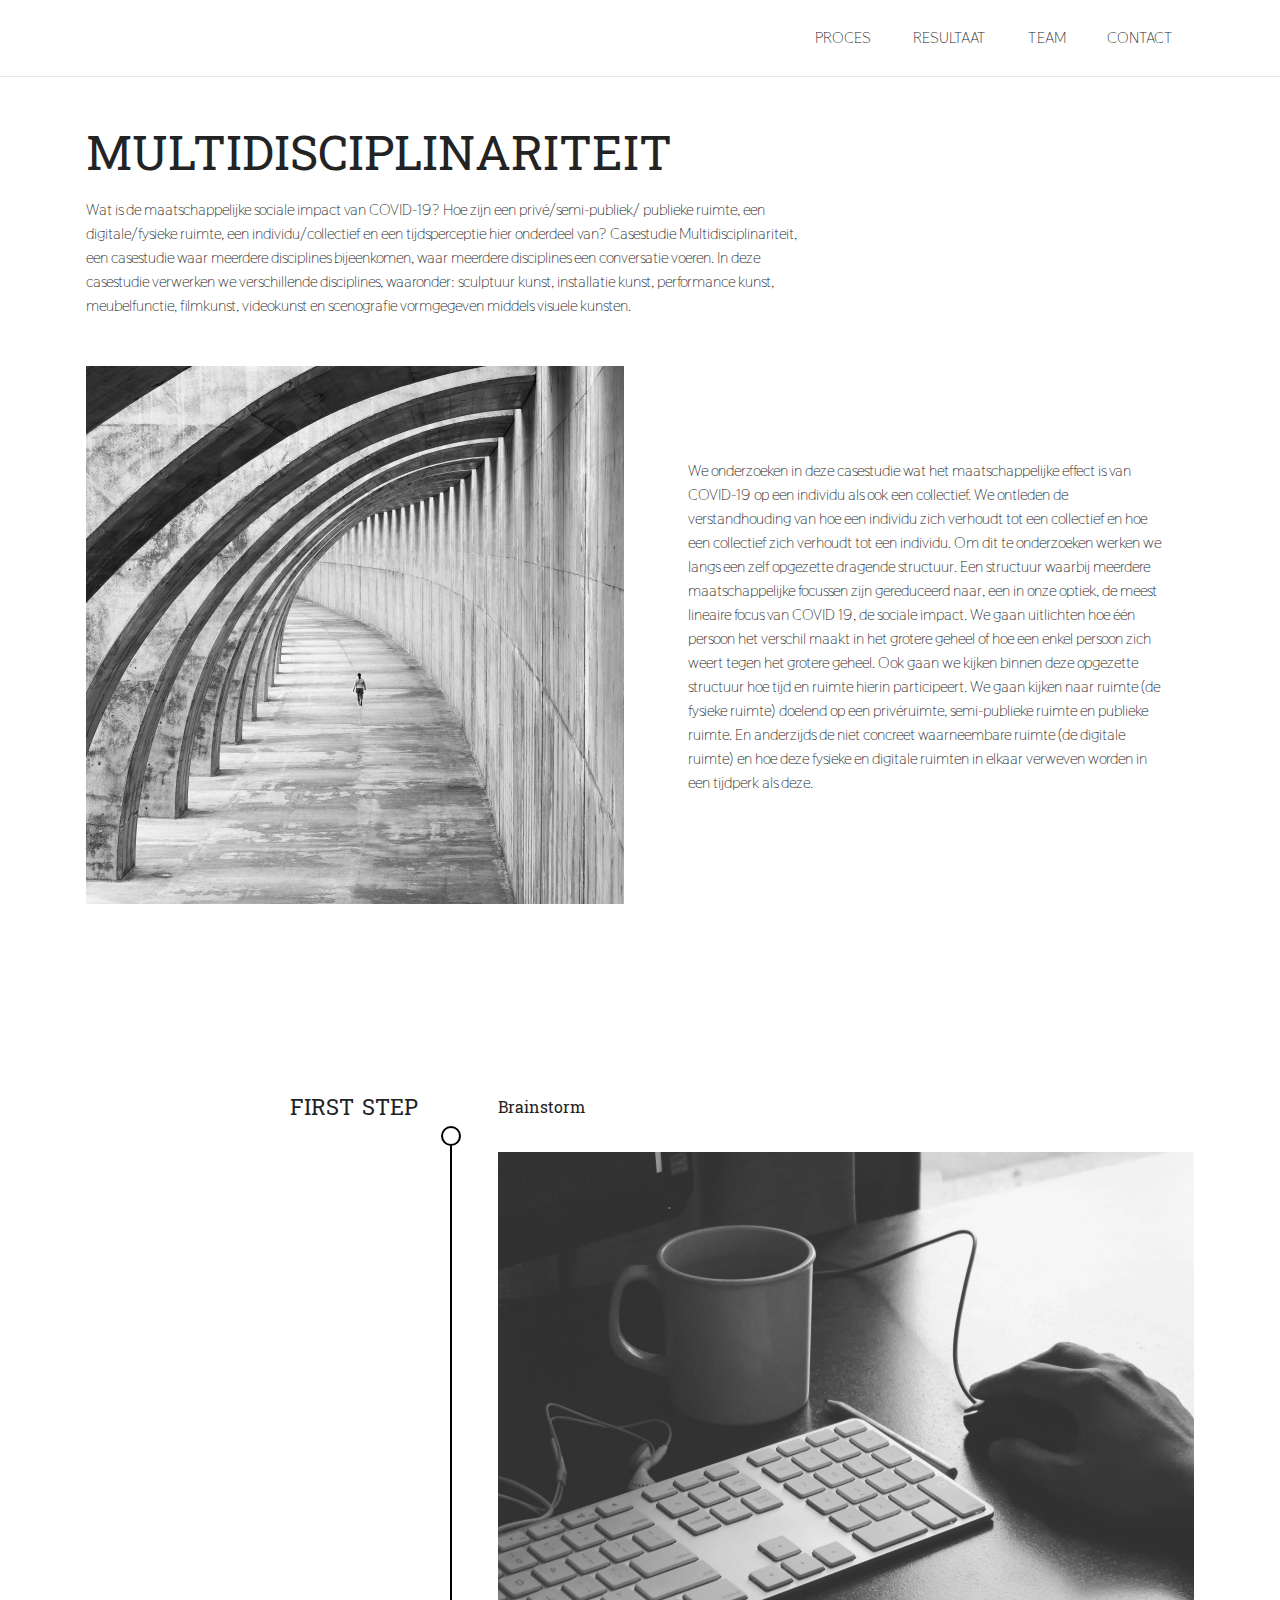
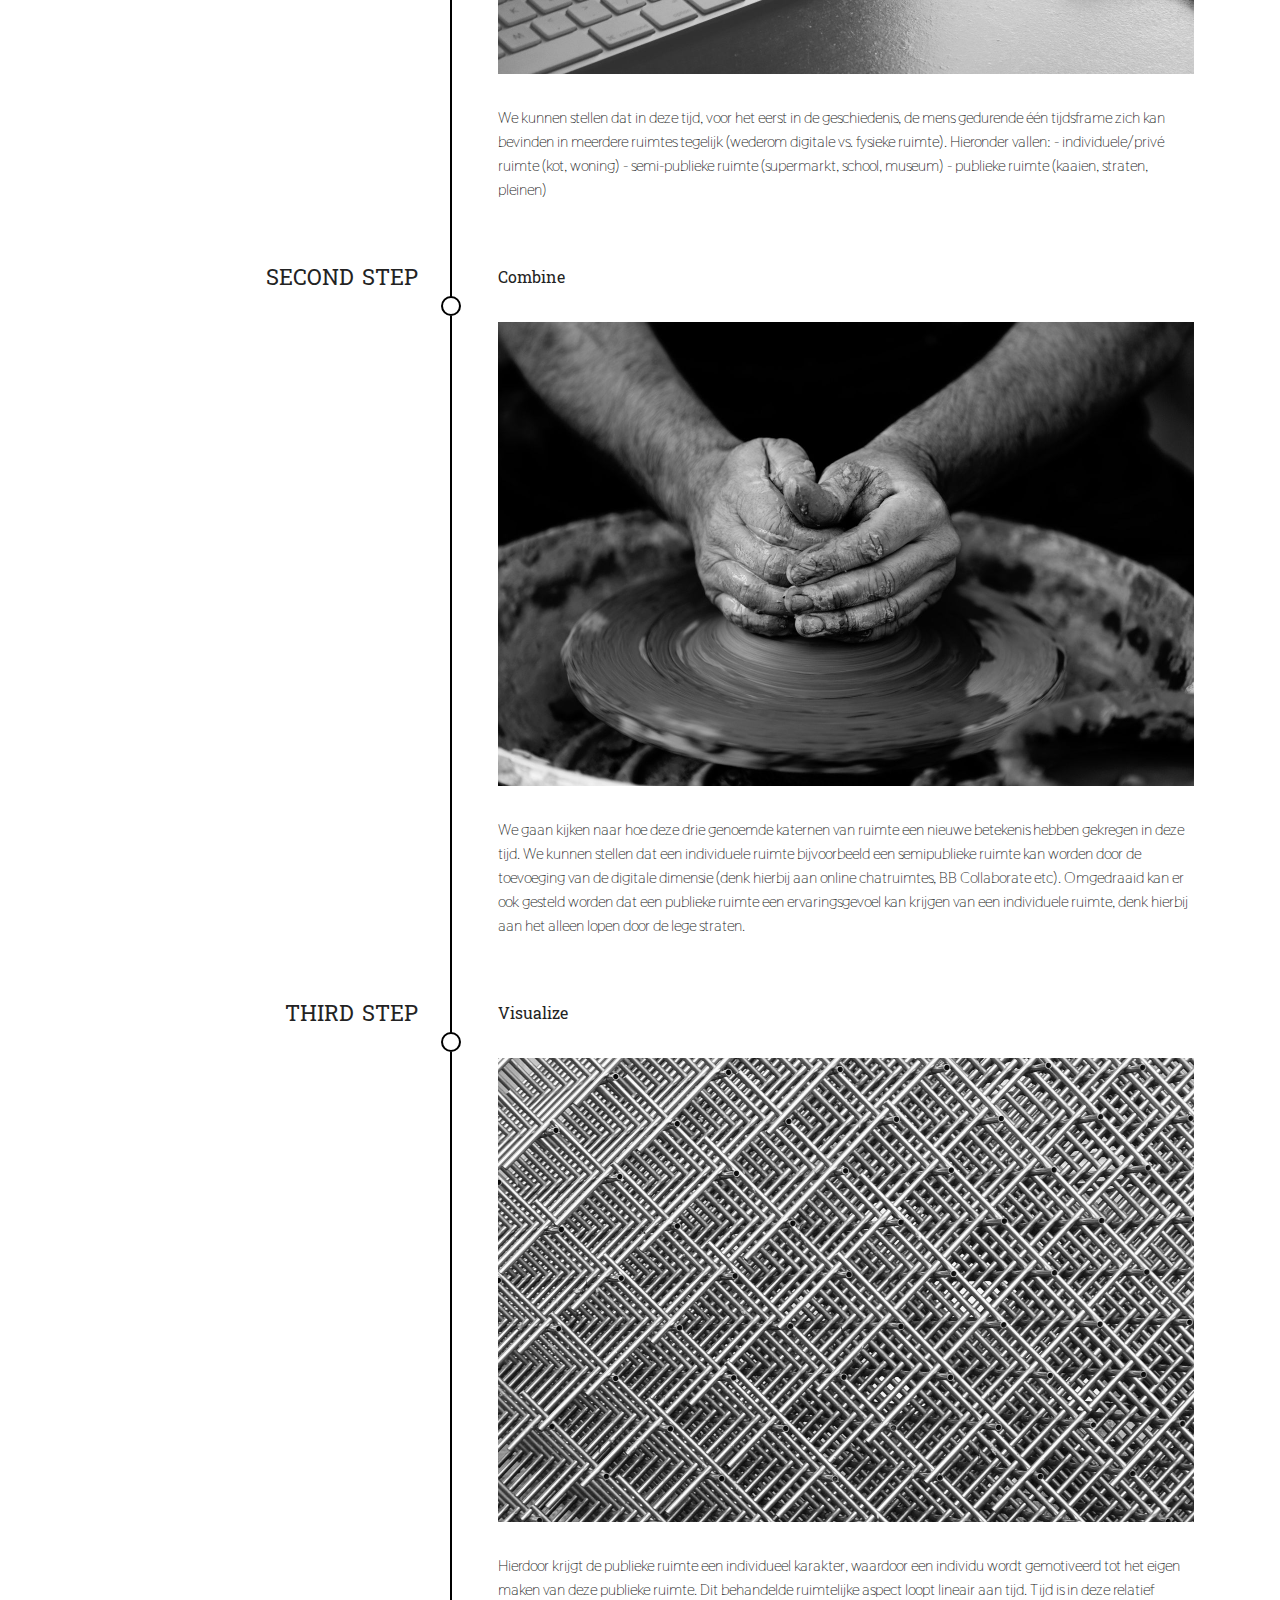
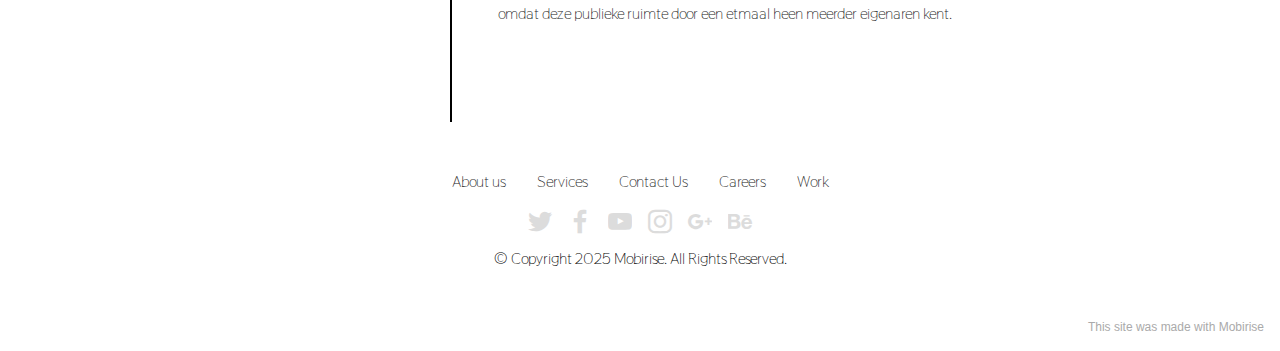
<file: index.html>
<!DOCTYPE html>
<html  >
<head>
  <!-- Site made with Mobirise Website Builder v5.2.0, https://mobirise.com -->
  <meta charset="UTF-8">
  <meta http-equiv="X-UA-Compatible" content="IE=edge">
  <meta name="generator" content="Mobirise v5.2.0, mobirise.com">
  <meta name="viewport" content="width=device-width, initial-scale=1, minimum-scale=1">
  <link rel="shortcut icon" href="assets/images/logo.png" type="image/x-icon">
  <meta name="description" content="">
  
  
  <title>Proces & home</title>
  <link rel="stylesheet" href="assets/tether/tether.min.css">
  <link rel="stylesheet" href="assets/bootstrap/css/bootstrap.min.css">
  <link rel="stylesheet" href="assets/bootstrap/css/bootstrap-grid.min.css">
  <link rel="stylesheet" href="assets/bootstrap/css/bootstrap-reboot.min.css">
  <link rel="stylesheet" href="assets/dropdown/css/style.css">
  <link rel="stylesheet" href="assets/socicon/css/styles.css">
  <link rel="stylesheet" href="assets/theme/css/style.css">
  <link rel="preload" as="style" href="assets/mobirise/css/mbr-additional.css"><link rel="stylesheet" href="assets/mobirise/css/mbr-additional.css" type="text/css">
  
  
  
  
</head>
<body>
  
  <section class="menu cid-s48OLK6784" once="menu" id="menu1-h">
    
    <nav class="navbar navbar-dropdown navbar-fixed-top navbar-expand-lg">
        <div class="container">
            <div class="navbar-brand">
                
                <span class="navbar-caption-wrap"><a class="navbar-caption text-black display-7" href="https://mobiri.se"></a></span>
            </div>
            <button class="navbar-toggler" type="button" data-toggle="collapse" data-target="#navbarSupportedContent" aria-controls="navbarNavAltMarkup" aria-expanded="false" aria-label="Toggle navigation">
                <div class="hamburger">
                    <span></span>
                    <span></span>
                    <span></span>
                    <span></span>
                </div>
            </button>
            <div class="collapse navbar-collapse" id="navbarSupportedContent">
                <ul class="navbar-nav nav-dropdown nav-right" data-app-modern-menu="true"><li class="nav-item"><a class="nav-link link text-black text-primary display-4" href="index.html">PROCES</a></li><li class="nav-item"><a class="nav-link link text-black text-primary display-4" href="page1.html">RESULTAAT</a></li>
                    <li class="nav-item"><a class="nav-link link text-black text-primary display-4" href="page2.html">
                            TEAM</a></li><li class="nav-item"><a class="nav-link link text-black text-primary display-4" href="page3.html">
                            CONTACT</a></li></ul>
                
                
            </div>
        </div>
    </nav>

</section>

<section class="header1 cid-s48MCQYojq" id="header1-f">

    

    

    <div class="align-center container">
        <div class="row">
            <div class="col-12 col-lg-8">
                <h1 class="mbr-section-title mbr-fonts-style mb-3 display-2"><div><br></div><div>MULTIDISCIPLINARITEIT</div></h1>
                
                <p class="mbr-text mbr-fonts-style display-7">Wat is de maatschappelijke sociale impact van COVID-19? Hoe zijn een privé/semi-publiek/
publieke ruimte, een digitale/fysieke ruimte, een individu/collectief en een tijdsperceptie hier
onderdeel van?&nbsp;Casestudie Multidisciplinariteit, een casestudie waar meerdere disciplines bijeenkomen, waar
meerdere disciplines een conversatie voeren. In deze casestudie verwerken we verschillende
disciplines, waaronder: sculptuur kunst, installatie kunst, performance kunst, meubelfunctie,
filmkunst, videokunst en scenografie vormgegeven middels visuele kunsten.</p>
                
            </div>
        </div>
    </div>
</section>

<section class="image1 cid-sht1zllMPP" id="image1-15">
    

    

    <div class="container">
        <div class="row align-items-center">
            <div class="col-12 col-lg-6">
                <div class="image-wrapper">
                    <img src="assets/images/mbr-1076x1076.jpg" alt="Mobirise">
                    
                </div>
            </div>
            <div class="col-12 col-lg">
                <div class="text-wrapper">
                    
                    <p class="mbr-text mbr-fonts-style display-7">
                        We onderzoeken in deze casestudie wat het maatschappelijke effect is van COVID-19 op een individu als ook een collectief. We ontleden de verstandhouding van hoe een individu zich verhoudt tot een collectief en hoe een collectief zich verhoudt tot een individu. Om dit te onderzoeken werken we langs een zelf opgezette dragende structuur. Een structuur waarbij meerdere maatschappelijke focussen zijn gereduceerd naar, een in onze optiek, de meest lineaire focus van COVID 19, de sociale impact. We gaan uitlichten hoe één persoon het verschil maakt in het grotere geheel of hoe een enkel persoon zich weert tegen het grotere geheel. Ook gaan we kijken binnen deze opgezette structuur hoe tijd en ruimte hierin participeert. We gaan kijken naar ruimte (de fysieke ruimte) doelend op een privéruimte, semi-publieke ruimte en publieke ruimte. En anderzijds de niet concreet waarneembare ruimte (de digitale ruimte) en hoe deze fysieke en digitale ruimten in elkaar verweven worden in een tijdperk als deze.</p>
                </div>
            </div>
        </div>
    </div>
</section>

<section class="timeline2 cid-shsYBQUXK7" id="timeline2-14">

    

    
    <div class="container">
        
        <div class="timelines-container mt-4">
            <div class="row timeline-element separline mb-5">
                <div class="timeline-date-panel col-12 col-md-4">
                    <div class="time-line-date-content">
                        <h4 class="mbr-timeline-date mbr-fonts-style display-1">FIRST STEP<br><br></h4>
                    </div>
                </div>
                <span class="iconBackground"></span>
                <div class="col-12 col-md-8">
                    <div class="timeline-text-content">
                        <h4 class="mbr-timeline-title mb-4 mbr-fonts-style display-5">Brainstorm</h4>
                        <div class="image-wrapper mb-4">
                            <img src="assets/images/mbr-1392x1044.jpg" alt="Mobirise" title="">
                        </div>
                        <p class="mbr-text mbr-fonts-style display-7">
                            We kunnen stellen dat in deze tijd, voor het eerst in de geschiedenis, de mens gedurende één
tijdsframe zich kan bevinden in meerdere ruimtes tegelijk (wederom digitale vs. fysieke ruimte).
Hieronder vallen:
- individuele/privé ruimte (kot, woning)
- semi-publieke ruimte (supermarkt, school, museum)
- publieke ruimte (kaaien, straten, pleinen)
                        </p>
                    </div>
                </div>
            </div>
            <div class="row timeline-element separline mb-5">
                <div class="timeline-date-panel col-12 col-md-4">
                    <div class="time-line-date-content">
                        <h4 class="mbr-timeline-date mbr-fonts-style display-1">SECOND STEP<div><br></div></h4>
                    </div>
                </div>
                <span class="iconBackground"></span>
                <div class="col-12 col-md-8">
                    <div class="timeline-text-content">
                        <h4 class="mbr-timeline-title mb-4 mbr-fonts-style display-5">Combine</h4>
                        <div class="image-wrapper mb-4">
                            <img src="assets/images/mbr-1392x928.jpg" alt="Mobirise" title="">
                        </div>
                        <p class="mbr-text mbr-fonts-style display-7">
                            We gaan kijken naar hoe deze drie genoemde katernen van ruimte een nieuwe betekenis
hebben gekregen in deze tijd. We kunnen stellen dat een individuele ruimte bijvoorbeeld een
semipublieke ruimte kan worden door de toevoeging van de digitale dimensie (denk hierbij aan
online chatruimtes, BB Collaborate etc). Omgedraaid kan er ook gesteld worden dat een
publieke ruimte een ervaringsgevoel kan krijgen van een individuele ruimte, denk hierbij aan
het alleen lopen door de lege straten.&nbsp;</p>
                    </div>
                </div>
            </div>
            <div class="row timeline-element separline mb-5">
                <div class="timeline-date-panel col-12 col-md-4">
                    <div class="time-line-date-content">
                        <h4 class="mbr-timeline-date mbr-fonts-style display-1">THIRD STEP</h4>
                    </div>
                </div>
                <span class="iconBackground"></span>
                <div class="col-12 col-md-8">
                    <div class="timeline-text-content">
                        <h4 class="mbr-timeline-title mb-4 mbr-fonts-style display-5">
                            Visualize</h4>
                        <div class="image-wrapper mb-4">
                            <img src="assets/images/mbr-1-1392x928.jpg" alt="Mobirise" title="">
                        </div>
                        <p class="mbr-text mbr-fonts-style display-7">
                            Hierdoor krijgt de publieke ruimte een individueel karakter, waardoor een individu wordt gemotiveerd tot het eigen maken van deze publieke ruimte. Dit behandelde ruimtelijke aspect loopt lineair aan tijd. Tijd is in deze relatief omdat deze publieke ruimte door een etmaal heen meerder eigenaren kent.
                        </p>
                    </div>
                </div>
            </div>
            
            
            
            
            
            
            
            
            
        </div>
    </div>
</section>

<section class="footer3 cid-shsTnhkzP0" once="footers" id="footer3-x">

    

    

    <div class="container">
        <div class="media-container-row align-center mbr-white">
            <div class="row row-links">
                <ul class="foot-menu">
                    
                    
                    
                    
                    
                <li class="foot-menu-item mbr-fonts-style display-7">
                        <a class="text-black" href="#" target="_blank">About us</a>
                    </li><li class="foot-menu-item mbr-fonts-style display-7">
                        <a class="text-black" href="#" target="_blank">Services</a>
                    </li><li class="foot-menu-item mbr-fonts-style display-7">
                        <a class="text-black" href="#" target="_blank">Contact Us</a>
                    </li><li class="foot-menu-item mbr-fonts-style display-7">
                        <a class="text-black" href="#" target="_blank">Careers</a>
                    </li><li class="foot-menu-item mbr-fonts-style display-7">
                        <a class="text-black" href="#" target="_blank">Work</a>
                    </li></ul>
            </div>
            <div class="row social-row">
                <div class="social-list align-right pb-2">
                    
                    
                    
                    
                    
                    
                <div class="soc-item">
                        <a href="https://twitter.com/mobirise" target="_blank">
                            <span class="mbr-iconfont mbr-iconfont-social socicon-twitter socicon" style="color: rgb(187, 187, 187); fill: rgb(187, 187, 187);"></span>
                        </a>
                    </div><div class="soc-item">
                        <a href="https://www.facebook.com/pages/Mobirise/1616226671953247" target="_blank">
                            <span class="mbr-iconfont mbr-iconfont-social socicon-facebook socicon" style="color: rgb(187, 187, 187); fill: rgb(187, 187, 187);"></span>
                        </a>
                    </div><div class="soc-item">
                        <a href="https://www.youtube.com/c/mobirise" target="_blank">
                            <span class="mbr-iconfont mbr-iconfont-social socicon-youtube socicon" style="color: rgb(187, 187, 187); fill: rgb(187, 187, 187);"></span>
                        </a>
                    </div><div class="soc-item">
                        <a href="https://instagram.com/mobirise" target="_blank">
                            <span class="mbr-iconfont mbr-iconfont-social socicon-instagram socicon" style="color: rgb(187, 187, 187); fill: rgb(187, 187, 187);"></span>
                        </a>
                    </div><div class="soc-item">
                        <a href="https://plus.google.com/u/0/+Mobirise" target="_blank">
                            <span class="mbr-iconfont mbr-iconfont-social socicon-googleplus socicon" style="color: rgb(187, 187, 187); fill: rgb(187, 187, 187);"></span>
                        </a>
                    </div><div class="soc-item">
                        <a href="https://www.behance.net/Mobirise" target="_blank">
                            <span class="mbr-iconfont mbr-iconfont-social socicon-behance socicon" style="color: rgb(187, 187, 187); fill: rgb(187, 187, 187);"></span>
                        </a>
                    </div></div>
            </div>
            <div class="row row-copirayt">
                <p class="mbr-text mb-0 mbr-fonts-style mbr-white align-center display-7">
                    © Copyright 2025 Mobirise. All Rights Reserved.
                </p>
            </div>
        </div>
    </div>
</section><section style="background-color: #fff; font-family: -apple-system, BlinkMacSystemFont, 'Segoe UI', 'Roboto', 'Helvetica Neue', Arial, sans-serif; color:#aaa; font-size:12px; padding: 0; align-items: center; display: flex;"><a href="https://mobirise.site/f" style="flex: 1 1; height: 3rem; padding-left: 1rem;"></a><p style="flex: 0 0 auto; margin:0; padding-right:1rem;"><a href="https://mobirise.site/c" style="color:#aaa;">This</a> site was made with Mobirise</p></section><script src="assets/web/assets/jquery/jquery.min.js"></script>  <script src="assets/popper/popper.min.js"></script>  <script src="assets/tether/tether.min.js"></script>  <script src="assets/bootstrap/js/bootstrap.min.js"></script>  <script src="assets/smoothscroll/smooth-scroll.js"></script>  <script src="assets/dropdown/js/nav-dropdown.js"></script>  <script src="assets/dropdown/js/navbar-dropdown.js"></script>  <script src="assets/touchswipe/jquery.touch-swipe.min.js"></script>  <script src="assets/theme/js/script.js"></script>  
  
  
</body>
</html>
</file>
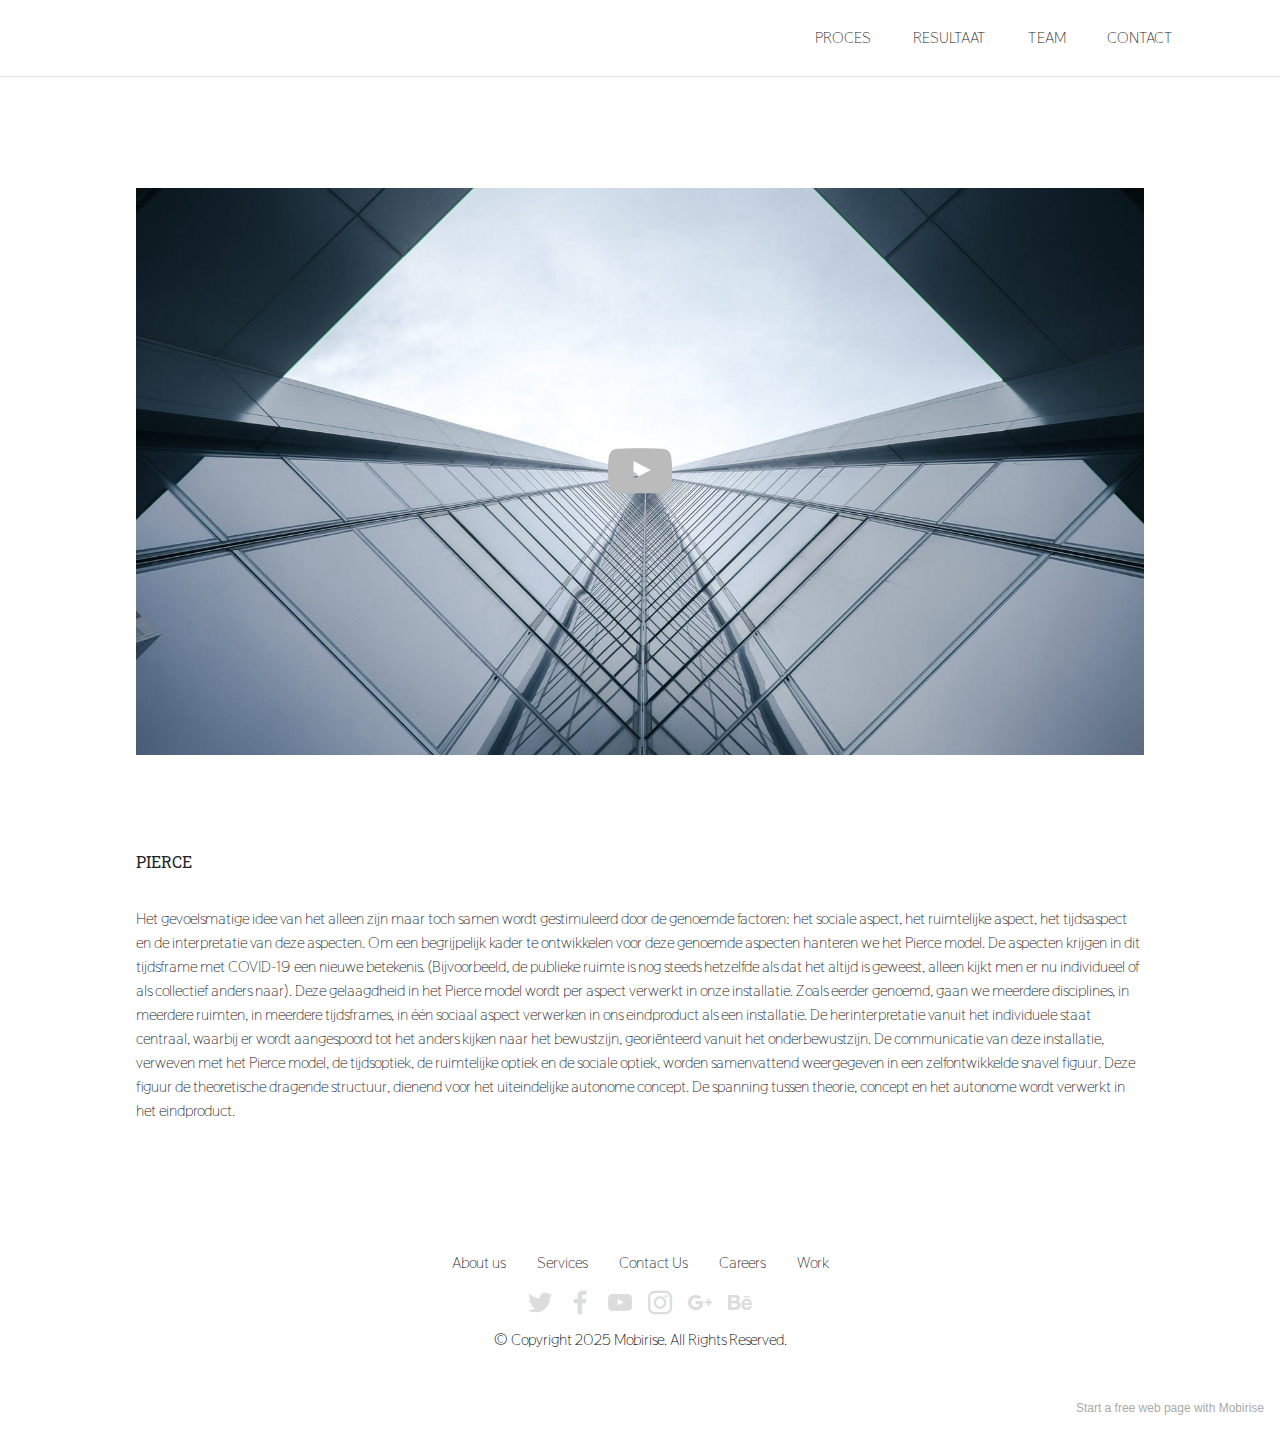
<file: page1.html>
<!DOCTYPE html>
<html  >
<head>
  <!-- Site made with Mobirise Website Builder v5.2.0, https://mobirise.com -->
  <meta charset="UTF-8">
  <meta http-equiv="X-UA-Compatible" content="IE=edge">
  <meta name="generator" content="Mobirise v5.2.0, mobirise.com">
  <meta name="viewport" content="width=device-width, initial-scale=1, minimum-scale=1">
  <link rel="shortcut icon" href="assets/images/logo.png" type="image/x-icon">
  <meta name="description" content="">
  
  
  <title>Resultaat</title>
  <link rel="stylesheet" href="assets/web/assets/mobirise-icons2/mobirise2.css">
  <link rel="stylesheet" href="assets/tether/tether.min.css">
  <link rel="stylesheet" href="assets/bootstrap/css/bootstrap.min.css">
  <link rel="stylesheet" href="assets/bootstrap/css/bootstrap-grid.min.css">
  <link rel="stylesheet" href="assets/bootstrap/css/bootstrap-reboot.min.css">
  <link rel="stylesheet" href="assets/dropdown/css/style.css">
  <link rel="stylesheet" href="assets/socicon/css/styles.css">
  <link rel="stylesheet" href="assets/theme/css/style.css">
  <link rel="preload" as="style" href="assets/mobirise/css/mbr-additional.css"><link rel="stylesheet" href="assets/mobirise/css/mbr-additional.css" type="text/css">
  
  
  
  
</head>
<body>
  
  <section class="menu cid-s48OLK6784" once="menu" id="menu1-l">
    
    <nav class="navbar navbar-dropdown navbar-fixed-top navbar-expand-lg">
        <div class="container">
            <div class="navbar-brand">
                
                <span class="navbar-caption-wrap"><a class="navbar-caption text-black display-7" href="https://mobiri.se"></a></span>
            </div>
            <button class="navbar-toggler" type="button" data-toggle="collapse" data-target="#navbarSupportedContent" aria-controls="navbarNavAltMarkup" aria-expanded="false" aria-label="Toggle navigation">
                <div class="hamburger">
                    <span></span>
                    <span></span>
                    <span></span>
                    <span></span>
                </div>
            </button>
            <div class="collapse navbar-collapse" id="navbarSupportedContent">
                <ul class="navbar-nav nav-dropdown nav-right" data-app-modern-menu="true"><li class="nav-item"><a class="nav-link link text-black text-primary display-4" href="index.html">PROCES</a></li><li class="nav-item"><a class="nav-link link text-black text-primary display-4" href="page1.html">RESULTAAT</a></li>
                    <li class="nav-item"><a class="nav-link link text-black text-primary display-4" href="page2.html">
                            TEAM</a></li><li class="nav-item"><a class="nav-link link text-black text-primary display-4" href="page3.html">
                            CONTACT</a></li></ul>
                
                
            </div>
        </div>
    </nav>

</section>

<section class="video1 cid-shsTP2Rd96" id="video1-10">
    
    
    <div class="align-center container-fluid">
        <div class="mbr-section-head">
            
            
        </div>
        <div class="row justify-content-center mt-4">
            <div class="col-12 col-lg-10">
                <div class="box">
                    <div class="mbr-media show-modal align-center" data-modal=".modalWindow">
                        <img src="assets/images/mbr-1920x1280.jpeg" alt="Mobirise">
                        <div class="icon-wrap">
                            <a class="text-primary" href="#"><span class="mbr-iconfont socicon-youtube socicon"></span></a>
                        </div>
                    </div>
                </div>
            </div>
        </div>
    </div>
    <div>
        <div class="modalWindow" style="display: none;">
            <div class="modalWindow-container">
                <div class="modalWindow-video-container">
                    <div class="modalWindow-video">
                        <iframe width="100%" height="100%" frameborder="0" allowfullscreen="1" data-src="https://www.youtube.com/watch?v=VA8PzkQa8d8"></iframe>
                    </div>
                    <a class="close" role="button" data-dismiss="modal">
                        <span aria-hidden="true" class="mbr-iconfont mobi-mbri-close mobi-mbri closeModal"></span>
                        <span class="sr-only">Close</span>
                    </a>
                </div>
            </div>
        </div>
    </div>
</section>

<section class="content5 cid-shsTXnagTq" id="content5-11">
    
    <div class="container-fluid">
        <div class="row justify-content-center">
            <div class="col-md-12 col-lg-10">
                
                <h4 class="mbr-section-subtitle mbr-fonts-style mb-4 display-5">PIERCE</h4>
                <p class="mbr-text mbr-fonts-style display-7">
                    Het gevoelsmatige idee van het alleen zijn maar toch samen wordt gestimuleerd door de
genoemde factoren: het sociale aspect, het ruimtelijke aspect, het tijdsaspect en de interpretatie
van deze aspecten. Om een begrijpelijk kader te ontwikkelen voor deze genoemde aspecten
hanteren we het Pierce model. De aspecten krijgen in dit tijdsframe met COVID-19 een nieuwe
betekenis. (Bijvoorbeeld, de publieke ruimte is nog steeds hetzelfde als dat het altijd is geweest,
alleen kijkt men er nu individueel of als collectief anders naar). Deze gelaagdheid in het Pierce
model wordt per aspect verwerkt in onze installatie. Zoals eerder genoemd, gaan we meerdere
disciplines, in meerdere ruimten, in meerdere tijdsframes, in één sociaal aspect verwerken in
ons eindproduct als een installatie.
De herinterpretatie vanuit het individuele staat centraal, waarbij er wordt aangespoord tot het
anders kijken naar het bewustzijn, georiënteerd vanuit het onderbewustzijn. De communicatie
van deze installatie, verweven met het Pierce model, de tijdsoptiek, de ruimtelijke optiek en de
sociale optiek, worden samenvattend weergegeven in een zelfontwikkelde snavel figuur. Deze
figuur de theoretische dragende structuur, dienend voor het uiteindelijke autonome concept.
De spanning tussen theorie, concept en het autonome wordt verwerkt in het eindproduct.</p>
            </div>
        </div>
    </div>
</section>

<section class="footer3 cid-shsTnhkzP0" once="footers" id="footer3-x">

    

    

    <div class="container">
        <div class="media-container-row align-center mbr-white">
            <div class="row row-links">
                <ul class="foot-menu">
                    
                    
                    
                    
                    
                <li class="foot-menu-item mbr-fonts-style display-7">
                        <a class="text-black" href="#" target="_blank">About us</a>
                    </li><li class="foot-menu-item mbr-fonts-style display-7">
                        <a class="text-black" href="#" target="_blank">Services</a>
                    </li><li class="foot-menu-item mbr-fonts-style display-7">
                        <a class="text-black" href="#" target="_blank">Contact Us</a>
                    </li><li class="foot-menu-item mbr-fonts-style display-7">
                        <a class="text-black" href="#" target="_blank">Careers</a>
                    </li><li class="foot-menu-item mbr-fonts-style display-7">
                        <a class="text-black" href="#" target="_blank">Work</a>
                    </li></ul>
            </div>
            <div class="row social-row">
                <div class="social-list align-right pb-2">
                    
                    
                    
                    
                    
                    
                <div class="soc-item">
                        <a href="https://twitter.com/mobirise" target="_blank">
                            <span class="mbr-iconfont mbr-iconfont-social socicon-twitter socicon" style="color: rgb(187, 187, 187); fill: rgb(187, 187, 187);"></span>
                        </a>
                    </div><div class="soc-item">
                        <a href="https://www.facebook.com/pages/Mobirise/1616226671953247" target="_blank">
                            <span class="mbr-iconfont mbr-iconfont-social socicon-facebook socicon" style="color: rgb(187, 187, 187); fill: rgb(187, 187, 187);"></span>
                        </a>
                    </div><div class="soc-item">
                        <a href="https://www.youtube.com/c/mobirise" target="_blank">
                            <span class="mbr-iconfont mbr-iconfont-social socicon-youtube socicon" style="color: rgb(187, 187, 187); fill: rgb(187, 187, 187);"></span>
                        </a>
                    </div><div class="soc-item">
                        <a href="https://instagram.com/mobirise" target="_blank">
                            <span class="mbr-iconfont mbr-iconfont-social socicon-instagram socicon" style="color: rgb(187, 187, 187); fill: rgb(187, 187, 187);"></span>
                        </a>
                    </div><div class="soc-item">
                        <a href="https://plus.google.com/u/0/+Mobirise" target="_blank">
                            <span class="mbr-iconfont mbr-iconfont-social socicon-googleplus socicon" style="color: rgb(187, 187, 187); fill: rgb(187, 187, 187);"></span>
                        </a>
                    </div><div class="soc-item">
                        <a href="https://www.behance.net/Mobirise" target="_blank">
                            <span class="mbr-iconfont mbr-iconfont-social socicon-behance socicon" style="color: rgb(187, 187, 187); fill: rgb(187, 187, 187);"></span>
                        </a>
                    </div></div>
            </div>
            <div class="row row-copirayt">
                <p class="mbr-text mb-0 mbr-fonts-style mbr-white align-center display-7">
                    © Copyright 2025 Mobirise. All Rights Reserved.
                </p>
            </div>
        </div>
    </div>
</section><section style="background-color: #fff; font-family: -apple-system, BlinkMacSystemFont, 'Segoe UI', 'Roboto', 'Helvetica Neue', Arial, sans-serif; color:#aaa; font-size:12px; padding: 0; align-items: center; display: flex;"><a href="https://mobirise.site/o" style="flex: 1 1; height: 3rem; padding-left: 1rem;"></a><p style="flex: 0 0 auto; margin:0; padding-right:1rem;">Start a free <a href="https://mobirise.site/y" style="color:#aaa;">web page</a> with Mobirise</p></section><script src="assets/web/assets/jquery/jquery.min.js"></script>  <script src="assets/popper/popper.min.js"></script>  <script src="assets/tether/tether.min.js"></script>  <script src="assets/bootstrap/js/bootstrap.min.js"></script>  <script src="assets/smoothscroll/smooth-scroll.js"></script>  <script src="assets/dropdown/js/nav-dropdown.js"></script>  <script src="assets/dropdown/js/navbar-dropdown.js"></script>  <script src="assets/touchswipe/jquery.touch-swipe.min.js"></script>  <script src="assets/playervimeo/vimeo_player.js"></script>  <script src="assets/theme/js/script.js"></script>  
  
  
</body>
</html>
</file>
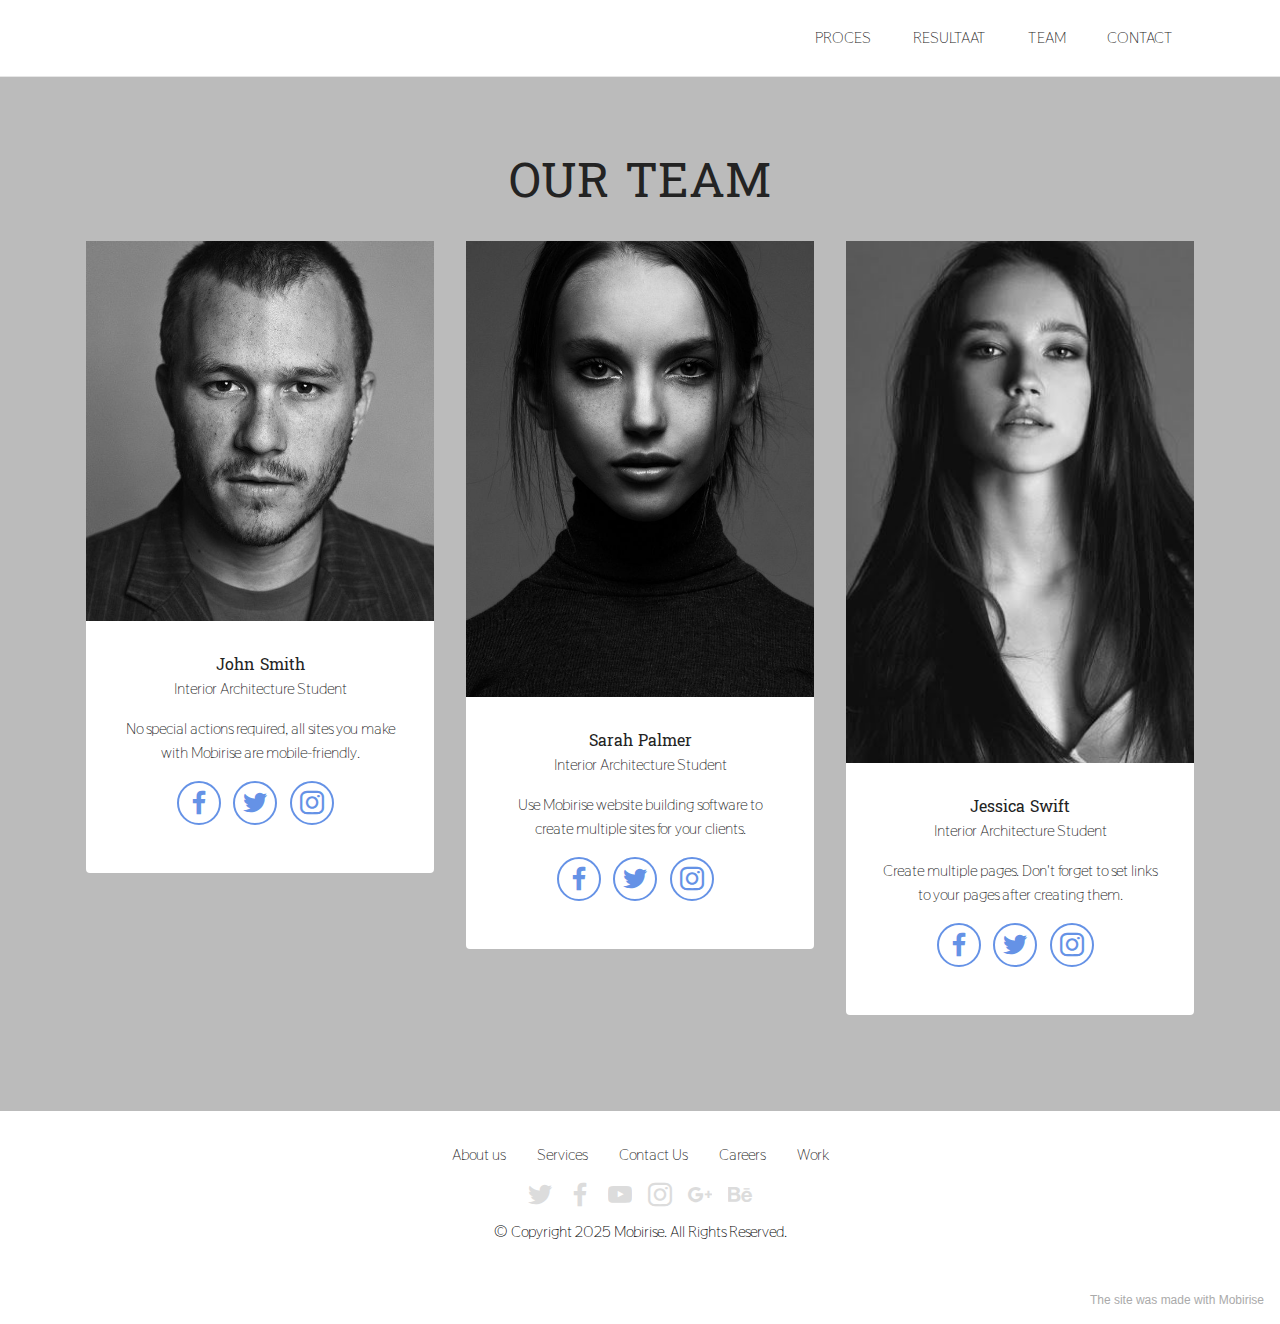
<file: page2.html>
<!DOCTYPE html>
<html  >
<head>
  <!-- Site made with Mobirise Website Builder v5.2.0, https://mobirise.com -->
  <meta charset="UTF-8">
  <meta http-equiv="X-UA-Compatible" content="IE=edge">
  <meta name="generator" content="Mobirise v5.2.0, mobirise.com">
  <meta name="viewport" content="width=device-width, initial-scale=1, minimum-scale=1">
  <link rel="shortcut icon" href="assets/images/logo.png" type="image/x-icon">
  <meta name="description" content="">
  
  
  <title>Team</title>
  <link rel="stylesheet" href="assets/tether/tether.min.css">
  <link rel="stylesheet" href="assets/bootstrap/css/bootstrap.min.css">
  <link rel="stylesheet" href="assets/bootstrap/css/bootstrap-grid.min.css">
  <link rel="stylesheet" href="assets/bootstrap/css/bootstrap-reboot.min.css">
  <link rel="stylesheet" href="assets/dropdown/css/style.css">
  <link rel="stylesheet" href="assets/socicon/css/styles.css">
  <link rel="stylesheet" href="assets/theme/css/style.css">
  <link rel="preload" as="style" href="assets/mobirise/css/mbr-additional.css"><link rel="stylesheet" href="assets/mobirise/css/mbr-additional.css" type="text/css">
  
  
  
  
</head>
<body>
  
  <section class="menu cid-s48OLK6784" once="menu" id="menu1-n">
    
    <nav class="navbar navbar-dropdown navbar-fixed-top navbar-expand-lg">
        <div class="container">
            <div class="navbar-brand">
                
                <span class="navbar-caption-wrap"><a class="navbar-caption text-black display-7" href="https://mobiri.se"></a></span>
            </div>
            <button class="navbar-toggler" type="button" data-toggle="collapse" data-target="#navbarSupportedContent" aria-controls="navbarNavAltMarkup" aria-expanded="false" aria-label="Toggle navigation">
                <div class="hamburger">
                    <span></span>
                    <span></span>
                    <span></span>
                    <span></span>
                </div>
            </button>
            <div class="collapse navbar-collapse" id="navbarSupportedContent">
                <ul class="navbar-nav nav-dropdown nav-right" data-app-modern-menu="true"><li class="nav-item"><a class="nav-link link text-black text-primary display-4" href="index.html">PROCES</a></li><li class="nav-item"><a class="nav-link link text-black text-primary display-4" href="page1.html">RESULTAAT</a></li>
                    <li class="nav-item"><a class="nav-link link text-black text-primary display-4" href="page2.html">
                            TEAM</a></li><li class="nav-item"><a class="nav-link link text-black text-primary display-4" href="page3.html">
                            CONTACT</a></li></ul>
                
                
            </div>
        </div>
    </nav>

</section>

<section class="team1 cid-sgTMu62Cpf" id="team1-u">
    

    
    <div class="container">
        <div class="row justify-content-center">
            <div class="col-12">
                <h3 class="mbr-section-title mbr-fonts-style align-center mb-4 display-2">OUR TEAM</h3>
                
            </div>
            <div class="col-sm-6 col-lg-4">
                <div class="card-wrap">
                    <div class="image-wrap">
                        <img src="assets/images/0cecef2590141d5084e6ed03652bd41b-600x656.jpg" alt="">
                    </div>
                    <div class="content-wrap">
                        <h5 class="mbr-section-title card-title mbr-fonts-style align-center m-0 display-5">
                            John Smith
                        </h5>
                        <h6 class="mbr-role mbr-fonts-style align-center mb-3 display-7">
                            Interior Architecture Student</h6>
                        <p class="card-text mbr-fonts-style align-center display-7">
                            No special actions required, all sites you make with Mobirise are mobile-friendly.
                        </p>
                        <div class="social-row display-7">
                            <div class="soc-item">
                                <a href="https://www.facebook.com/Mobirise/" target="_blank">
                                    <span class="mbr-iconfont socicon socicon-facebook"></span>
                                </a>
                            </div>
                            <div class="soc-item">
                                <a href="https://twitter.com/mobirise" target="_blank">
                                    <span class="mbr-iconfont socicon socicon-twitter"></span>
                                </a>
                            </div>
                            <div class="soc-item">
                                <a href="https://instagram.com/mobirise" target="_blank">
                                    <span class="mbr-iconfont socicon socicon-instagram"></span>
                                </a>
                            </div>
                            
                            
                        </div>
                        
                    </div>
                </div>
            </div>

            <div class="col-sm-6 col-lg-4">
                <div class="card-wrap">
                    <div class="image-wrap">
                        <img src="assets/images/c94ec8295d677ad20c26ef2d56c1f111-648x850.jpg" alt="">
                    </div>
                    <div class="content-wrap">
                        <h5 class="mbr-section-title card-title mbr-fonts-style align-center m-0 display-5">
                            Sarah Palmer
                        </h5>
                        <h6 class="mbr-role mbr-fonts-style align-center mb-3 display-7">Interior Architecture Student</h6>
                        <p class="card-text mbr-fonts-style align-center display-7">
                            Use Mobirise website building software to create multiple sites for your clients.
                        </p>
                        <div class="social-row display-7">
                            <div class="soc-item">
                                <a href="https://www.facebook.com/Mobirise/" target="_blank">
                                    <span class="mbr-iconfont socicon socicon-facebook"></span>
                                </a>
                            </div>
                            <div class="soc-item">
                                <a href="https://twitter.com/mobirise" target="_blank">
                                    <span class="mbr-iconfont socicon socicon-twitter"></span>
                                </a>
                            </div>
                            <div class="soc-item">
                                <a href="https://instagram.com/mobirise" target="_blank">
                                    <span class="mbr-iconfont socicon socicon-instagram"></span>
                                </a>
                            </div>
                            
                            
                        </div>
                        
                    </div>
                </div>
            </div>

            <div class="col-sm-6 col-lg-4">
                <div class="card-wrap">
                    <div class="image-wrap">
                        <img src="assets/images/unnamed-3-341x512.jpg" alt="">
                    </div>
                    <div class="content-wrap">
                        <h5 class="mbr-section-title card-title mbr-fonts-style align-center m-0 display-5">
                            Jessica Swift
                        </h5>
                        <h6 class="mbr-role mbr-fonts-style align-center mb-3 display-7">Interior Architecture Student</h6>
                        <p class="card-text mbr-fonts-style align-center display-7">
                            Create multiple pages. Don't forget to set links to your pages after creating them.
                        </p>
                        <div class="social-row display-7">
                            <div class="soc-item">
                                <a href="https://www.facebook.com/Mobirise/" target="_blank">
                                    <span class="mbr-iconfont socicon socicon-facebook"></span>
                                </a>
                            </div>
                            <div class="soc-item">
                                <a href="https://twitter.com/mobirise" target="_blank">
                                    <span class="mbr-iconfont socicon socicon-twitter"></span>
                                </a>
                            </div>
                            <div class="soc-item">
                                <a href="https://instagram.com/mobirise" target="_blank">
                                    <span class="mbr-iconfont socicon socicon-instagram"></span>
                                </a>
                            </div>
                            
                            
                        </div>
                        
                    </div>
                </div>
            </div>

            
        </div>
    </div>
</section>

<section class="footer3 cid-shsTnhkzP0" once="footers" id="footer3-x">

    

    

    <div class="container">
        <div class="media-container-row align-center mbr-white">
            <div class="row row-links">
                <ul class="foot-menu">
                    
                    
                    
                    
                    
                <li class="foot-menu-item mbr-fonts-style display-7">
                        <a class="text-black" href="#" target="_blank">About us</a>
                    </li><li class="foot-menu-item mbr-fonts-style display-7">
                        <a class="text-black" href="#" target="_blank">Services</a>
                    </li><li class="foot-menu-item mbr-fonts-style display-7">
                        <a class="text-black" href="#" target="_blank">Contact Us</a>
                    </li><li class="foot-menu-item mbr-fonts-style display-7">
                        <a class="text-black" href="#" target="_blank">Careers</a>
                    </li><li class="foot-menu-item mbr-fonts-style display-7">
                        <a class="text-black" href="#" target="_blank">Work</a>
                    </li></ul>
            </div>
            <div class="row social-row">
                <div class="social-list align-right pb-2">
                    
                    
                    
                    
                    
                    
                <div class="soc-item">
                        <a href="https://twitter.com/mobirise" target="_blank">
                            <span class="mbr-iconfont mbr-iconfont-social socicon-twitter socicon" style="color: rgb(187, 187, 187); fill: rgb(187, 187, 187);"></span>
                        </a>
                    </div><div class="soc-item">
                        <a href="https://www.facebook.com/pages/Mobirise/1616226671953247" target="_blank">
                            <span class="mbr-iconfont mbr-iconfont-social socicon-facebook socicon" style="color: rgb(187, 187, 187); fill: rgb(187, 187, 187);"></span>
                        </a>
                    </div><div class="soc-item">
                        <a href="https://www.youtube.com/c/mobirise" target="_blank">
                            <span class="mbr-iconfont mbr-iconfont-social socicon-youtube socicon" style="color: rgb(187, 187, 187); fill: rgb(187, 187, 187);"></span>
                        </a>
                    </div><div class="soc-item">
                        <a href="https://instagram.com/mobirise" target="_blank">
                            <span class="mbr-iconfont mbr-iconfont-social socicon-instagram socicon" style="color: rgb(187, 187, 187); fill: rgb(187, 187, 187);"></span>
                        </a>
                    </div><div class="soc-item">
                        <a href="https://plus.google.com/u/0/+Mobirise" target="_blank">
                            <span class="mbr-iconfont mbr-iconfont-social socicon-googleplus socicon" style="color: rgb(187, 187, 187); fill: rgb(187, 187, 187);"></span>
                        </a>
                    </div><div class="soc-item">
                        <a href="https://www.behance.net/Mobirise" target="_blank">
                            <span class="mbr-iconfont mbr-iconfont-social socicon-behance socicon" style="color: rgb(187, 187, 187); fill: rgb(187, 187, 187);"></span>
                        </a>
                    </div></div>
            </div>
            <div class="row row-copirayt">
                <p class="mbr-text mb-0 mbr-fonts-style mbr-white align-center display-7">
                    © Copyright 2025 Mobirise. All Rights Reserved.
                </p>
            </div>
        </div>
    </div>
</section><section style="background-color: #fff; font-family: -apple-system, BlinkMacSystemFont, 'Segoe UI', 'Roboto', 'Helvetica Neue', Arial, sans-serif; color:#aaa; font-size:12px; padding: 0; align-items: center; display: flex;"><a href="https://mobirise.site/q" style="flex: 1 1; height: 3rem; padding-left: 1rem;"></a><p style="flex: 0 0 auto; margin:0; padding-right:1rem;"><a href="https://mobirise.site/c" style="color:#aaa;">The</a> site was made with Mobirise</p></section><script src="assets/web/assets/jquery/jquery.min.js"></script>  <script src="assets/popper/popper.min.js"></script>  <script src="assets/tether/tether.min.js"></script>  <script src="assets/bootstrap/js/bootstrap.min.js"></script>  <script src="assets/smoothscroll/smooth-scroll.js"></script>  <script src="assets/dropdown/js/nav-dropdown.js"></script>  <script src="assets/dropdown/js/navbar-dropdown.js"></script>  <script src="assets/touchswipe/jquery.touch-swipe.min.js"></script>  <script src="assets/theme/js/script.js"></script>  
  
  
</body>
</html>
</file>
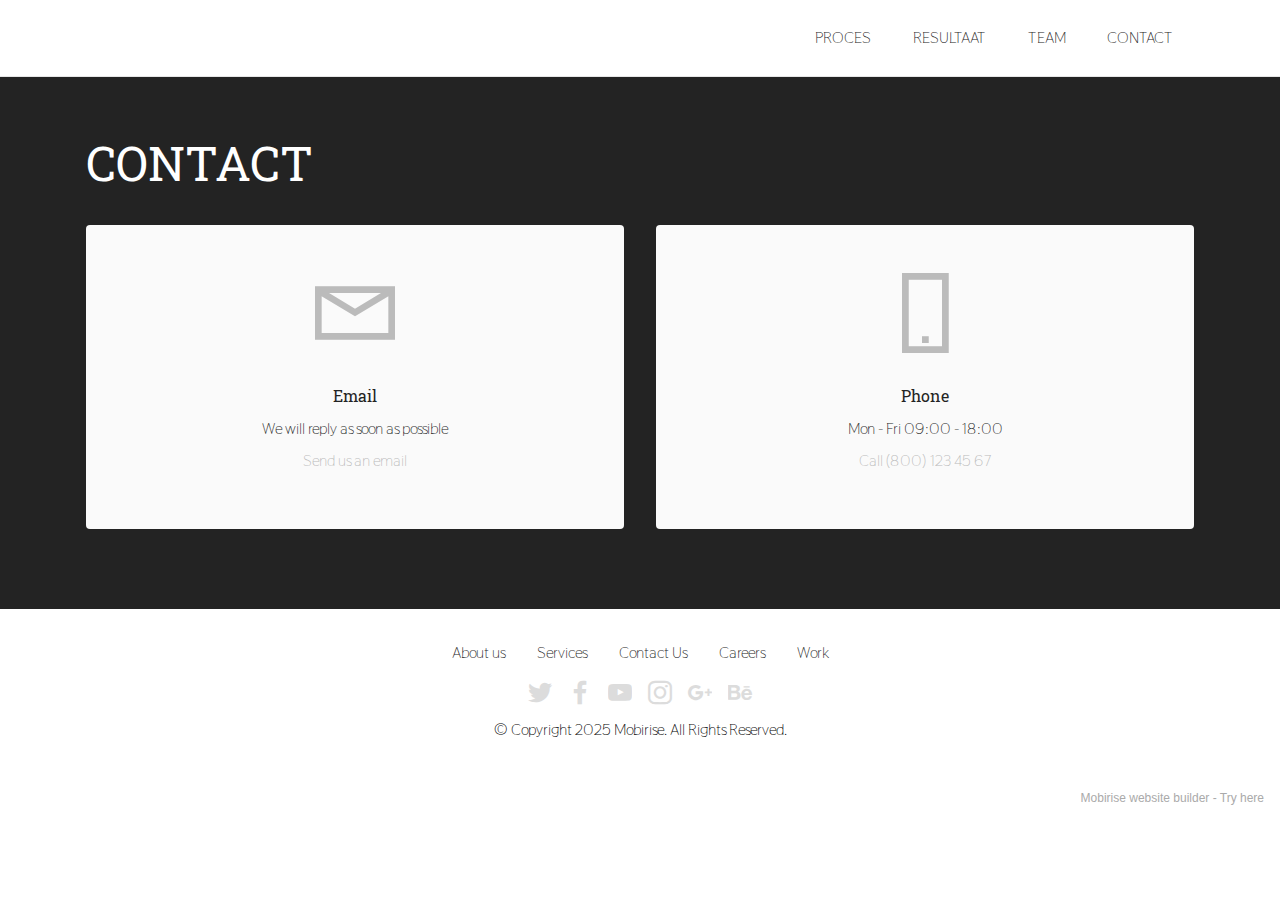
<file: page3.html>
<!DOCTYPE html>
<html  >
<head>
  <!-- Site made with Mobirise Website Builder v5.2.0, https://mobirise.com -->
  <meta charset="UTF-8">
  <meta http-equiv="X-UA-Compatible" content="IE=edge">
  <meta name="generator" content="Mobirise v5.2.0, mobirise.com">
  <meta name="viewport" content="width=device-width, initial-scale=1, minimum-scale=1">
  <link rel="shortcut icon" href="assets/images/logo.png" type="image/x-icon">
  <meta name="description" content="">
  
  
  <title>Contact</title>
  <link rel="stylesheet" href="assets/web/assets/mobirise-icons2/mobirise2.css">
  <link rel="stylesheet" href="assets/tether/tether.min.css">
  <link rel="stylesheet" href="assets/bootstrap/css/bootstrap.min.css">
  <link rel="stylesheet" href="assets/bootstrap/css/bootstrap-grid.min.css">
  <link rel="stylesheet" href="assets/bootstrap/css/bootstrap-reboot.min.css">
  <link rel="stylesheet" href="assets/dropdown/css/style.css">
  <link rel="stylesheet" href="assets/socicon/css/styles.css">
  <link rel="stylesheet" href="assets/theme/css/style.css">
  <link rel="preload" as="style" href="assets/mobirise/css/mbr-additional.css"><link rel="stylesheet" href="assets/mobirise/css/mbr-additional.css" type="text/css">
  
  
  
  
</head>
<body>
  
  <section class="menu cid-s48OLK6784" once="menu" id="menu1-p">
    
    <nav class="navbar navbar-dropdown navbar-fixed-top navbar-expand-lg">
        <div class="container">
            <div class="navbar-brand">
                
                <span class="navbar-caption-wrap"><a class="navbar-caption text-black display-7" href="https://mobiri.se"></a></span>
            </div>
            <button class="navbar-toggler" type="button" data-toggle="collapse" data-target="#navbarSupportedContent" aria-controls="navbarNavAltMarkup" aria-expanded="false" aria-label="Toggle navigation">
                <div class="hamburger">
                    <span></span>
                    <span></span>
                    <span></span>
                    <span></span>
                </div>
            </button>
            <div class="collapse navbar-collapse" id="navbarSupportedContent">
                <ul class="navbar-nav nav-dropdown nav-right" data-app-modern-menu="true"><li class="nav-item"><a class="nav-link link text-black text-primary display-4" href="index.html">PROCES</a></li><li class="nav-item"><a class="nav-link link text-black text-primary display-4" href="page1.html">RESULTAAT</a></li>
                    <li class="nav-item"><a class="nav-link link text-black text-primary display-4" href="page2.html">
                            TEAM</a></li><li class="nav-item"><a class="nav-link link text-black text-primary display-4" href="page3.html">
                            CONTACT</a></li></ul>
                
                
            </div>
        </div>
    </nav>

</section>

<section class="contacts1 cid-sgTMpnSc7t" id="contacts1-r">

    

    
    <div class="container">
        <div class="mbr-section-head">
            <h3 class="mbr-section-title mbr-fonts-style align-center mb-0 display-2">
                CONTACT</h3>
            <h4 class="mbr-section-subtitle mbr-fonts-style align-center mb-0 mt-2 display-5"></h4>
        </div>
        <div class="row justify-content-center mt-4">
            <div class="card col-12 col-lg-6">
                <div class="card-wrapper">
                    <div class="card-box align-center">
                        <div class="image-wrapper">
                            <span class="mbr-iconfont mobi-mbri-letter mobi-mbri"></span>
                        </div>
                        <h4 class="card-title mbr-fonts-style mb-2 display-5">
                            Email
                        </h4>
                        <p class="mbr-text mbr-fonts-style mb-2 display-4">
                            We will reply as soon as possible</p>
                        <h5 class="link mbr-fonts-style display-7"><a href="mailto:info@site.com" class="text-primary">Send us an
                                email</a>
                        </h5>
                    </div>
                </div>
            </div>
            <div class="card col-12 col-lg-6">
                <div class="card-wrapper">
                    <div class="card-box align-center">
                        <div class="image-wrapper">
                            <span class="mbr-iconfont mobi-mbri-mobile-2 mobi-mbri"></span>
                        </div>
                        <h4 class="card-title mbr-fonts-style align-center mb-2 display-5">
                            Phone
                        </h4>
                        <p class="mbr-text mbr-fonts-style mb-2 display-4">
                            Mon - Fri 09:00 - 18:00</p>
                        <h5 class="link mbr-black mbr-fonts-style display-7">
                            <a href="tel:+12345678910" class="text-primary">Call (800) 123 45 67</a>
                        </h5>
                    </div>
                </div>
            </div>
        </div>
    </div>
</section>

<section class="footer3 cid-shsTnhkzP0" once="footers" id="footer3-x">

    

    

    <div class="container">
        <div class="media-container-row align-center mbr-white">
            <div class="row row-links">
                <ul class="foot-menu">
                    
                    
                    
                    
                    
                <li class="foot-menu-item mbr-fonts-style display-7">
                        <a class="text-black" href="#" target="_blank">About us</a>
                    </li><li class="foot-menu-item mbr-fonts-style display-7">
                        <a class="text-black" href="#" target="_blank">Services</a>
                    </li><li class="foot-menu-item mbr-fonts-style display-7">
                        <a class="text-black" href="#" target="_blank">Contact Us</a>
                    </li><li class="foot-menu-item mbr-fonts-style display-7">
                        <a class="text-black" href="#" target="_blank">Careers</a>
                    </li><li class="foot-menu-item mbr-fonts-style display-7">
                        <a class="text-black" href="#" target="_blank">Work</a>
                    </li></ul>
            </div>
            <div class="row social-row">
                <div class="social-list align-right pb-2">
                    
                    
                    
                    
                    
                    
                <div class="soc-item">
                        <a href="https://twitter.com/mobirise" target="_blank">
                            <span class="mbr-iconfont mbr-iconfont-social socicon-twitter socicon" style="color: rgb(187, 187, 187); fill: rgb(187, 187, 187);"></span>
                        </a>
                    </div><div class="soc-item">
                        <a href="https://www.facebook.com/pages/Mobirise/1616226671953247" target="_blank">
                            <span class="mbr-iconfont mbr-iconfont-social socicon-facebook socicon" style="color: rgb(187, 187, 187); fill: rgb(187, 187, 187);"></span>
                        </a>
                    </div><div class="soc-item">
                        <a href="https://www.youtube.com/c/mobirise" target="_blank">
                            <span class="mbr-iconfont mbr-iconfont-social socicon-youtube socicon" style="color: rgb(187, 187, 187); fill: rgb(187, 187, 187);"></span>
                        </a>
                    </div><div class="soc-item">
                        <a href="https://instagram.com/mobirise" target="_blank">
                            <span class="mbr-iconfont mbr-iconfont-social socicon-instagram socicon" style="color: rgb(187, 187, 187); fill: rgb(187, 187, 187);"></span>
                        </a>
                    </div><div class="soc-item">
                        <a href="https://plus.google.com/u/0/+Mobirise" target="_blank">
                            <span class="mbr-iconfont mbr-iconfont-social socicon-googleplus socicon" style="color: rgb(187, 187, 187); fill: rgb(187, 187, 187);"></span>
                        </a>
                    </div><div class="soc-item">
                        <a href="https://www.behance.net/Mobirise" target="_blank">
                            <span class="mbr-iconfont mbr-iconfont-social socicon-behance socicon" style="color: rgb(187, 187, 187); fill: rgb(187, 187, 187);"></span>
                        </a>
                    </div></div>
            </div>
            <div class="row row-copirayt">
                <p class="mbr-text mb-0 mbr-fonts-style mbr-white align-center display-7">
                    © Copyright 2025 Mobirise. All Rights Reserved.
                </p>
            </div>
        </div>
    </div>
</section><section style="background-color: #fff; font-family: -apple-system, BlinkMacSystemFont, 'Segoe UI', 'Roboto', 'Helvetica Neue', Arial, sans-serif; color:#aaa; font-size:12px; padding: 0; align-items: center; display: flex;"><a href="https://mobirise.site/u" style="flex: 1 1; height: 3rem; padding-left: 1rem;"></a><p style="flex: 0 0 auto; margin:0; padding-right:1rem;">Mobirise website builder - <a href="https://mobirise.site/n" style="color:#aaa;">Try here</a></p></section><script src="assets/web/assets/jquery/jquery.min.js"></script>  <script src="assets/popper/popper.min.js"></script>  <script src="assets/tether/tether.min.js"></script>  <script src="assets/bootstrap/js/bootstrap.min.js"></script>  <script src="assets/smoothscroll/smooth-scroll.js"></script>  <script src="assets/dropdown/js/nav-dropdown.js"></script>  <script src="assets/dropdown/js/navbar-dropdown.js"></script>  <script src="assets/touchswipe/jquery.touch-swipe.min.js"></script>  <script src="assets/theme/js/script.js"></script>  
  
  
</body>
</html>
</file>
<file: assets/dropdown/css/style.css>
.navbar-dropdown {
  left: 0;
  padding: 0;
  position: absolute;
  right: 0;
  top: 0;
  transition: all 0.45s ease;
  z-index: 1030;
  background: #282828; }
  .navbar-dropdown .navbar-logo {
    margin-right: 0.8rem;
    transition: margin 0.3s ease-in-out;
    vertical-align: middle; }
    .navbar-dropdown .navbar-logo img {
      height: 3.125rem;
      transition: all 0.3s ease-in-out; }
    .navbar-dropdown .navbar-logo.mbr-iconfont {
      font-size: 3.125rem;
      line-height: 3.125rem; }
  .navbar-dropdown .navbar-caption {
    font-weight: 700;
    white-space: normal;
    vertical-align: -4px;
    line-height: 3.125rem !important; }
    .navbar-dropdown .navbar-caption, .navbar-dropdown .navbar-caption:hover {
      color: inherit;
      text-decoration: none; }
  .navbar-dropdown .mbr-iconfont + .navbar-caption {
    vertical-align: -1px; }
  .navbar-dropdown.navbar-fixed-top {
    position: fixed; }
  .navbar-dropdown .navbar-brand span {
    vertical-align: -4px; }
  .navbar-dropdown.bg-color.transparent {
    background: none; }
  .navbar-dropdown.navbar-short .navbar-brand {
    padding: 0.625rem 0; }
    .navbar-dropdown.navbar-short .navbar-brand span {
      vertical-align: -1px; }
  .navbar-dropdown.navbar-short .navbar-caption {
    line-height: 2.375rem !important;
    vertical-align: -2px; }
  .navbar-dropdown.navbar-short .navbar-logo {
    margin-right: 0.5rem; }
    .navbar-dropdown.navbar-short .navbar-logo img {
      height: 2.375rem; }
    .navbar-dropdown.navbar-short .navbar-logo.mbr-iconfont {
      font-size: 2.375rem;
      line-height: 2.375rem; }
  .navbar-dropdown.navbar-short .mbr-table-cell {
    height: 3.625rem; }
  .navbar-dropdown .navbar-close {
    left: 0.6875rem;
    position: fixed;
    top: 0.75rem;
    z-index: 1000; }
  .navbar-dropdown .hamburger-icon {
    content: "";
    display: inline-block;
    vertical-align: middle;
    width: 16px;
    -webkit-box-shadow: 0 -6px 0 1px #282828,0 0 0 1px #282828,0 6px 0 1px #282828;
    -moz-box-shadow: 0 -6px 0 1px #282828,0 0 0 1px #282828,0 6px 0 1px #282828;
    box-shadow: 0 -6px 0 1px #282828,0 0 0 1px #282828,0 6px 0 1px #282828; }

.dropdown-menu .dropdown-toggle[data-toggle="dropdown-submenu"]::after {
  border-bottom: 0.35em solid transparent;
  border-left: 0.35em solid;
  border-right: 0;
  border-top: 0.35em solid transparent;
  margin-left: 0.3rem; }

.dropdown-menu .dropdown-item:focus {
  outline: 0; }

.nav-dropdown {
  font-size: 0.75rem;
  font-weight: 500;
  height: auto !important; }
  .nav-dropdown .nav-btn {
    padding-left: 1rem; }
  .nav-dropdown .link {
    margin: .667em 1.667em;
    font-weight: 500;
    padding: 0;
    transition: color .2s ease-in-out; }
    .nav-dropdown .link.dropdown-toggle {
      margin-right: 2.583em; }
      .nav-dropdown .link.dropdown-toggle::after {
        margin-left: .25rem;
        border-top: 0.35em solid;
        border-right: 0.35em solid transparent;
        border-left: 0.35em solid transparent;
        border-bottom: 0; }
      .nav-dropdown .link.dropdown-toggle[aria-expanded="true"] {
        margin: 0;
        padding: 0.667em 3.263em  0.667em 1.667em; }
  .nav-dropdown .link::after,
  .nav-dropdown .dropdown-item::after {
    color: inherit; }
  .nav-dropdown .btn {
    font-size: 0.75rem;
    font-weight: 700;
    letter-spacing: 0;
    margin-bottom: 0;
    padding-left: 1.25rem;
    padding-right: 1.25rem; }
  .nav-dropdown .dropdown-menu {
    border-radius: 0;
    border: 0;
    left: 0;
    margin: 0;
    padding-bottom: 1.25rem;
    padding-top: 1.25rem;
    position: relative; }
  .nav-dropdown .dropdown-submenu {
    margin-left: 0.125rem;
    top: 0; }
  .nav-dropdown .dropdown-item {
    font-weight: 500;
    line-height: 2;
    padding: 0.3846em 4.615em 0.3846em 1.5385em;
    position: relative;
    transition: color .2s ease-in-out, background-color .2s ease-in-out; }
    .nav-dropdown .dropdown-item::after {
      margin-top: -0.3077em;
      position: absolute;
      right: 1.1538em;
      top: 50%; }
    .nav-dropdown .dropdown-item:focus, .nav-dropdown .dropdown-item:hover {
      background: none; }

@media (max-width: 767px) {
  .nav-dropdown.navbar-toggleable-sm {
    bottom: 0;
    display: none;
    left: 0;
    overflow-x: hidden;
    position: fixed;
    top: 0;
    transform: translateX(-100%);
    -ms-transform: translateX(-100%);
    -webkit-transform: translateX(-100%);
    width: 18.75rem;
    z-index: 999; } }
.nav-dropdown.navbar-toggleable-xl {
  bottom: 0;
  display: none;
  left: 0;
  overflow-x: hidden;
  position: fixed;
  top: 0;
  transform: translateX(-100%);
  -ms-transform: translateX(-100%);
  -webkit-transform: translateX(-100%);
  width: 18.75rem;
  z-index: 999; }

.nav-dropdown-sm {
  display: block !important;
  overflow-x: hidden;
  overflow: auto;
  padding-top: 3.875rem; }
  .nav-dropdown-sm::after {
    content: "";
    display: block;
    height: 3rem;
    width: 100%; }
  .nav-dropdown-sm.collapse.in ~ .navbar-close {
    display: block !important; }
  .nav-dropdown-sm.collapsing, .nav-dropdown-sm.collapse.in {
    transform: translateX(0);
    -ms-transform: translateX(0);
    -webkit-transform: translateX(0);
    transition: all 0.25s ease-out;
    -webkit-transition: all 0.25s ease-out;
    background: #282828; }
  .nav-dropdown-sm.collapsing[aria-expanded="false"] {
    transform: translateX(-100%);
    -ms-transform: translateX(-100%);
    -webkit-transform: translateX(-100%); }
  .nav-dropdown-sm .nav-item {
    display: block;
    margin-left: 0 !important;
    padding-left: 0; }
  .nav-dropdown-sm .link,
  .nav-dropdown-sm .dropdown-item {
    border-top: 1px dotted rgba(255, 255, 255, 0.1);
    font-size: 0.8125rem;
    line-height: 1.6;
    margin: 0 !important;
    padding: 0.875rem 2.4rem 0.875rem 1.5625rem !important;
    position: relative;
    white-space: normal; }
    .nav-dropdown-sm .link:focus, .nav-dropdown-sm .link:hover,
    .nav-dropdown-sm .dropdown-item:focus,
    .nav-dropdown-sm .dropdown-item:hover {
      background: rgba(0, 0, 0, 0.2) !important;
      color: #c0a375; }
  .nav-dropdown-sm .nav-btn {
    position: relative;
    padding: 1.5625rem 1.5625rem 0 1.5625rem; }
    .nav-dropdown-sm .nav-btn::before {
      border-top: 1px dotted rgba(255, 255, 255, 0.1);
      content: "";
      left: 0;
      position: absolute;
      top: 0;
      width: 100%; }
    .nav-dropdown-sm .nav-btn + .nav-btn {
      padding-top: 0.625rem; }
      .nav-dropdown-sm .nav-btn + .nav-btn::before {
        display: none; }
  .nav-dropdown-sm .btn {
    padding: 0.625rem 0; }
  .nav-dropdown-sm .dropdown-toggle[data-toggle="dropdown-submenu"]::after {
    margin-left: .25rem;
    border-top: 0.35em solid;
    border-right: 0.35em solid transparent;
    border-left: 0.35em solid transparent;
    border-bottom: 0; }
  .nav-dropdown-sm .dropdown-toggle[data-toggle="dropdown-submenu"][aria-expanded="true"]::after {
    border-top: 0;
    border-right: 0.35em solid transparent;
    border-left: 0.35em solid transparent;
    border-bottom: 0.35em solid; }
  .nav-dropdown-sm .dropdown-menu {
    margin: 0;
    padding: 0;
    position: relative;
    top: 0;
    left: 0;
    width: 100%;
    border: 0;
    float: none;
    border-radius: 0;
    background: none; }
  .nav-dropdown-sm .dropdown-submenu {
    left: 100%;
    margin-left: 0.125rem;
    margin-top: -1.25rem;
    top: 0; }

.navbar-toggleable-sm .nav-dropdown .dropdown-menu {
  position: absolute; }

.navbar-toggleable-sm .nav-dropdown .dropdown-submenu {
  left: 100%;
  margin-left: 0.125rem;
  margin-top: -1.25rem;
  top: 0; }

.navbar-toggleable-sm.opened .nav-dropdown .dropdown-menu {
  position: relative; }

.navbar-toggleable-sm.opened .nav-dropdown .dropdown-submenu {
  left: 0;
  margin-left: 00rem;
  margin-top: 0rem;
  top: 0; }

.is-builder .nav-dropdown.collapsing {
  transition: none !important; }

/*# sourceMappingURL=style.css.map */
</file>
<file: assets/socicon/css/styles.css>
@charset "UTF-8";

@font-face {
  font-family: 'Socicon';
  src:  url('../fonts/socicon.eot');
  src:  url('../fonts/socicon.eot?#iefix') format('embedded-opentype'),
    url('../fonts/socicon.woff2') format('woff2'),
    url('../fonts/socicon.ttf') format('truetype'),
    url('../fonts/socicon.woff') format('woff'),
    url('../fonts/socicon.svg#socicon') format('svg');
  font-weight: normal;
  font-style: normal;
}

[data-icon]:before {
  font-family: "socicon" !important;
  content: attr(data-icon);
  font-style: normal !important;
  font-weight: normal !important;
  font-variant: normal !important;
  text-transform: none !important;
  speak: none;
  line-height: 1;
  -webkit-font-smoothing: antialiased;
  -moz-osx-font-smoothing: grayscale;
}

[class^="socicon-"], [class*=" socicon-"] {
  /* use !important to prevent issues with browser extensions that change fonts */
  font-family: 'Socicon' !important;
  speak: none;
  font-style: normal;
  font-weight: normal;
  font-variant: normal;
  text-transform: none;
  line-height: 1;

  /* Better Font Rendering =========== */
  -webkit-font-smoothing: antialiased;
  -moz-osx-font-smoothing: grayscale;
}

.socicon-eitaa:before {
  content: "\e97c";
}
.socicon-soroush:before {
  content: "\e97d";
}
.socicon-bale:before {
  content: "\e97e";
}
.socicon-zazzle:before {
  content: "\e97b";
}
.socicon-society6:before {
  content: "\e97a";
}
.socicon-redbubble:before {
  content: "\e979";
}
.socicon-avvo:before {
  content: "\e978";
}
.socicon-stitcher:before {
  content: "\e977";
}
.socicon-googlehangouts:before {
  content: "\e974";
}
.socicon-dlive:before {
  content: "\e975";
}
.socicon-vsco:before {
  content: "\e976";
}
.socicon-flipboard:before {
  content: "\e973";
}
.socicon-ubuntu:before {
  content: "\e958";
}
.socicon-artstation:before {
  content: "\e959";
}
.socicon-invision:before {
  content: "\e95a";
}
.socicon-torial:before {
  content: "\e95b";
}
.socicon-collectorz:before {
  content: "\e95c";
}
.socicon-seenthis:before {
  content: "\e95d";
}
.socicon-googleplaymusic:before {
  content: "\e95e";
}
.socicon-debian:before {
  content: "\e95f";
}
.socicon-filmfreeway:before {
  content: "\e960";
}
.socicon-gnome:before {
  content: "\e961";
}
.socicon-itchio:before {
  content: "\e962";
}
.socicon-jamendo:before {
  content: "\e963";
}
.socicon-mix:before {
  content: "\e964";
}
.socicon-sharepoint:before {
  content: "\e965";
}
.socicon-tinder:before {
  content: "\e966";
}
.socicon-windguru:before {
  content: "\e967";
}
.socicon-cdbaby:before {
  content: "\e968";
}
.socicon-elementaryos:before {
  content: "\e969";
}
.socicon-stage32:before {
  content: "\e96a";
}
.socicon-tiktok:before {
  content: "\e96b";
}
.socicon-gitter:before {
  content: "\e96c";
}
.socicon-letterboxd:before {
  content: "\e96d";
}
.socicon-threema:before {
  content: "\e96e";
}
.socicon-splice:before {
  content: "\e96f";
}
.socicon-metapop:before {
  content: "\e970";
}
.socicon-naver:before {
  content: "\e971";
}
.socicon-remote:before {
  content: "\e972";
}
.socicon-internet:before {
  content: "\e957";
}
.socicon-moddb:before {
  content: "\e94b";
}
.socicon-indiedb:before {
  content: "\e94c";
}
.socicon-traxsource:before {
  content: "\e94d";
}
.socicon-gamefor:before {
  content: "\e94e";
}
.socicon-pixiv:before {
  content: "\e94f";
}
.socicon-myanimelist:before {
  content: "\e950";
}
.socicon-blackberry:before {
  content: "\e951";
}
.socicon-wickr:before {
  content: "\e952";
}
.socicon-spip:before {
  content: "\e953";
}
.socicon-napster:before {
  content: "\e954";
}
.socicon-beatport:before {
  content: "\e955";
}
.socicon-hackerone:before {
  content: "\e956";
}
.socicon-hackernews:before {
  content: "\e946";
}
.socicon-smashwords:before {
  content: "\e947";
}
.socicon-kobo:before {
  content: "\e948";
}
.socicon-bookbub:before {
  content: "\e949";
}
.socicon-mailru:before {
  content: "\e94a";
}
.socicon-gitlab:before {
  content: "\e945";
}
.socicon-instructables:before {
  content: "\e944";
}
.socicon-portfolio:before {
  content: "\e943";
}
.socicon-codered:before {
  content: "\e940";
}
.socicon-origin:before {
  content: "\e941";
}
.socicon-nextdoor:before {
  content: "\e942";
}
.socicon-udemy:before {
  content: "\e93f";
}
.socicon-livemaster:before {
  content: "\e93e";
}
.socicon-crunchbase:before {
  content: "\e93b";
}
.socicon-homefy:before {
  content: "\e93c";
}
.socicon-calendly:before {
  content: "\e93d";
}
.socicon-realtor:before {
  content: "\e90f";
}
.socicon-tidal:before {
  content: "\e910";
}
.socicon-qobuz:before {
  content: "\e911";
}
.socicon-natgeo:before {
  content: "\e912";
}
.socicon-mastodon:before {
  content: "\e913";
}
.socicon-unsplash:before {
  content: "\e914";
}
.socicon-homeadvisor:before {
  content: "\e915";
}
.socicon-angieslist:before {
  content: "\e916";
}
.socicon-codepen:before {
  content: "\e917";
}
.socicon-slack:before {
  content: "\e918";
}
.socicon-openaigym:before {
  content: "\e919";
}
.socicon-logmein:before {
  content: "\e91a";
}
.socicon-fiverr:before {
  content: "\e91b";
}
.socicon-gotomeeting:before {
  content: "\e91c";
}
.socicon-aliexpress:before {
  content: "\e91d";
}
.socicon-guru:before {
  content: "\e91e";
}
.socicon-appstore:before {
  content: "\e91f";
}
.socicon-homes:before {
  content: "\e920";
}
.socicon-zoom:before {
  content: "\e921";
}
.socicon-alibaba:before {
  content: "\e922";
}
.socicon-craigslist:before {
  content: "\e923";
}
.socicon-wix:before {
  content: "\e924";
}
.socicon-redfin:before {
  content: "\e925";
}
.socicon-googlecalendar:before {
  content: "\e926";
}
.socicon-shopify:before {
  content: "\e927";
}
.socicon-freelancer:before {
  content: "\e928";
}
.socicon-seedrs:before {
  content: "\e929";
}
.socicon-bing:before {
  content: "\e92a";
}
.socicon-doodle:before {
  content: "\e92b";
}
.socicon-bonanza:before {
  content: "\e92c";
}
.socicon-squarespace:before {
  content: "\e92d";
}
.socicon-toptal:before {
  content: "\e92e";
}
.socicon-gust:before {
  content: "\e92f";
}
.socicon-ask:before {
  content: "\e930";
}
.socicon-trulia:before {
  content: "\e931";
}
.socicon-loomly:before {
  content: "\e932";
}
.socicon-ghost:before {
  content: "\e933";
}
.socicon-upwork:before {
  content: "\e934";
}
.socicon-fundable:before {
  content: "\e935";
}
.socicon-booking:before {
  content: "\e936";
}
.socicon-googlemaps:before {
  content: "\e937";
}
.socicon-zillow:before {
  content: "\e938";
}
.socicon-niconico:before {
  content: "\e939";
}
.socicon-toneden:before {
  content: "\e93a";
}
.socicon-augment:before {
  content: "\e908";
}
.socicon-bitbucket:before {
  content: "\e909";
}
.socicon-fyuse:before {
  content: "\e90a";
}
.socicon-yt-gaming:before {
  content: "\e90b";
}
.socicon-sketchfab:before {
  content: "\e90c";
}
.socicon-mobcrush:before {
  content: "\e90d";
}
.socicon-microsoft:before {
  content: "\e90e";
}
.socicon-pandora:before {
  content: "\e907";
}
.socicon-messenger:before {
  content: "\e906";
}
.socicon-gamewisp:before {
  content: "\e905";
}
.socicon-bloglovin:before {
  content: "\e904";
}
.socicon-tunein:before {
  content: "\e903";
}
.socicon-gamejolt:before {
  content: "\e901";
}
.socicon-trello:before {
  content: "\e902";
}
.socicon-spreadshirt:before {
  content: "\e900";
}
.socicon-500px:before {
  content: "\e000";
}
.socicon-8tracks:before {
  content: "\e001";
}
.socicon-airbnb:before {
  content: "\e002";
}
.socicon-alliance:before {
  content: "\e003";
}
.socicon-amazon:before {
  content: "\e004";
}
.socicon-amplement:before {
  content: "\e005";
}
.socicon-android:before {
  content: "\e006";
}
.socicon-angellist:before {
  content: "\e007";
}
.socicon-apple:before {
  content: "\e008";
}
.socicon-appnet:before {
  content: "\e009";
}
.socicon-baidu:before {
  content: "\e00a";
}
.socicon-bandcamp:before {
  content: "\e00b";
}
.socicon-battlenet:before {
  content: "\e00c";
}
.socicon-mixer:before {
  content: "\e00d";
}
.socicon-bebee:before {
  content: "\e00e";
}
.socicon-bebo:before {
  content: "\e00f";
}
.socicon-behance:before {
  content: "\e010";
}
.socicon-blizzard:before {
  content: "\e011";
}
.socicon-blogger:before {
  content: "\e012";
}
.socicon-buffer:before {
  content: "\e013";
}
.socicon-chrome:before {
  content: "\e014";
}
.socicon-coderwall:before {
  content: "\e015";
}
.socicon-curse:before {
  content: "\e016";
}
.socicon-dailymotion:before {
  content: "\e017";
}
.socicon-deezer:before {
  content: "\e018";
}
.socicon-delicious:before {
  content: "\e019";
}
.socicon-deviantart:before {
  content: "\e01a";
}
.socicon-diablo:before {
  content: "\e01b";
}
.socicon-digg:before {
  content: "\e01c";
}
.socicon-discord:before {
  content: "\e01d";
}
.socicon-disqus:before {
  content: "\e01e";
}
.socicon-douban:before {
  content: "\e01f";
}
.socicon-draugiem:before {
  content: "\e020";
}
.socicon-dribbble:before {
  content: "\e021";
}
.socicon-drupal:before {
  content: "\e022";
}
.socicon-ebay:before {
  content: "\e023";
}
.socicon-ello:before {
  content: "\e024";
}
.socicon-endomodo:before {
  content: "\e025";
}
.socicon-envato:before {
  content: "\e026";
}
.socicon-etsy:before {
  content: "\e027";
}
.socicon-facebook:before {
  content: "\e028";
}
.socicon-feedburner:before {
  content: "\e029";
}
.socicon-filmweb:before {
  content: "\e02a";
}
.socicon-firefox:before {
  content: "\e02b";
}
.socicon-flattr:before {
  content: "\e02c";
}
.socicon-flickr:before {
  content: "\e02d";
}
.socicon-formulr:before {
  content: "\e02e";
}
.socicon-forrst:before {
  content: "\e02f";
}
.socicon-foursquare:before {
  content: "\e030";
}
.socicon-friendfeed:before {
  content: "\e031";
}
.socicon-github:before {
  content: "\e032";
}
.socicon-goodreads:before {
  content: "\e033";
}
.socicon-google:before {
  content: "\e034";
}
.socicon-googlescholar:before {
  content: "\e035";
}
.socicon-googlegroups:before {
  content: "\e036";
}
.socicon-googlephotos:before {
  content: "\e037";
}
.socicon-googleplus:before {
  content: "\e038";
}
.socicon-grooveshark:before {
  content: "\e039";
}
.socicon-hackerrank:before {
  content: "\e03a";
}
.socicon-hearthstone:before {
  content: "\e03b";
}
.socicon-hellocoton:before {
  content: "\e03c";
}
.socicon-heroes:before {
  content: "\e03d";
}
.socicon-smashcast:before {
  content: "\e03e";
}
.socicon-horde:before {
  content: "\e03f";
}
.socicon-houzz:before {
  content: "\e040";
}
.socicon-icq:before {
  content: "\e041";
}
.socicon-identica:before {
  content: "\e042";
}
.socicon-imdb:before {
  content: "\e043";
}
.socicon-instagram:before {
  content: "\e044";
}
.socicon-issuu:before {
  content: "\e045";
}
.socicon-istock:before {
  content: "\e046";
}
.socicon-itunes:before {
  content: "\e047";
}
.socicon-keybase:before {
  content: "\e048";
}
.socicon-lanyrd:before {
  content: "\e049";
}
.socicon-lastfm:before {
  content: "\e04a";
}
.socicon-line:before {
  content: "\e04b";
}
.socicon-linkedin:before {
  content: "\e04c";
}
.socicon-livejournal:before {
  content: "\e04d";
}
.socicon-lyft:before {
  content: "\e04e";
}
.socicon-macos:before {
  content: "\e04f";
}
.socicon-mail:before {
  content: "\e050";
}
.socicon-medium:before {
  content: "\e051";
}
.socicon-meetup:before {
  content: "\e052";
}
.socicon-mixcloud:before {
  content: "\e053";
}
.socicon-modelmayhem:before {
  content: "\e054";
}
.socicon-mumble:before {
  content: "\e055";
}
.socicon-myspace:before {
  content: "\e056";
}
.socicon-newsvine:before {
  content: "\e057";
}
.socicon-nintendo:before {
  content: "\e058";
}
.socicon-npm:before {
  content: "\e059";
}
.socicon-odnoklassniki:before {
  content: "\e05a";
}
.socicon-openid:before {
  content: "\e05b";
}
.socicon-opera:before {
  content: "\e05c";
}
.socicon-outlook:before {
  content: "\e05d";
}
.socicon-overwatch:before {
  content: "\e05e";
}
.socicon-patreon:before {
  content: "\e05f";
}
.socicon-paypal:before {
  content: "\e060";
}
.socicon-periscope:before {
  content: "\e061";
}
.socicon-persona:before {
  content: "\e062";
}
.socicon-pinterest:before {
  content: "\e063";
}
.socicon-play:before {
  content: "\e064";
}
.socicon-player:before {
  content: "\e065";
}
.socicon-playstation:before {
  content: "\e066";
}
.socicon-pocket:before {
  content: "\e067";
}
.socicon-qq:before {
  content: "\e068";
}
.socicon-quora:before {
  content: "\e069";
}
.socicon-raidcall:before {
  content: "\e06a";
}
.socicon-ravelry:before {
  content: "\e06b";
}
.socicon-reddit:before {
  content: "\e06c";
}
.socicon-renren:before {
  content: "\e06d";
}
.socicon-researchgate:before {
  content: "\e06e";
}
.socicon-residentadvisor:before {
  content: "\e06f";
}
.socicon-reverbnation:before {
  content: "\e070";
}
.socicon-rss:before {
  content: "\e071";
}
.socicon-sharethis:before {
  content: "\e072";
}
.socicon-skype:before {
  content: "\e073";
}
.socicon-slideshare:before {
  content: "\e074";
}
.socicon-smugmug:before {
  content: "\e075";
}
.socicon-snapchat:before {
  content: "\e076";
}
.socicon-songkick:before {
  content: "\e077";
}
.socicon-soundcloud:before {
  content: "\e078";
}
.socicon-spotify:before {
  content: "\e079";
}
.socicon-stackexchange:before {
  content: "\e07a";
}
.socicon-stackoverflow:before {
  content: "\e07b";
}
.socicon-starcraft:before {
  content: "\e07c";
}
.socicon-stayfriends:before {
  content: "\e07d";
}
.socicon-steam:before {
  content: "\e07e";
}
.socicon-storehouse:before {
  content: "\e07f";
}
.socicon-strava:before {
  content: "\e080";
}
.socicon-streamjar:before {
  content: "\e081";
}
.socicon-stumbleupon:before {
  content: "\e082";
}
.socicon-swarm:before {
  content: "\e083";
}
.socicon-teamspeak:before {
  content: "\e084";
}
.socicon-teamviewer:before {
  content: "\e085";
}
.socicon-technorati:before {
  content: "\e086";
}
.socicon-telegram:before {
  content: "\e087";
}
.socicon-tripadvisor:before {
  content: "\e088";
}
.socicon-tripit:before {
  content: "\e089";
}
.socicon-triplej:before {
  content: "\e08a";
}
.socicon-tumblr:before {
  content: "\e08b";
}
.socicon-twitch:before {
  content: "\e08c";
}
.socicon-twitter:before {
  content: "\e08d";
}
.socicon-uber:before {
  content: "\e08e";
}
.socicon-ventrilo:before {
  content: "\e08f";
}
.socicon-viadeo:before {
  content: "\e090";
}
.socicon-viber:before {
  content: "\e091";
}
.socicon-viewbug:before {
  content: "\e092";
}
.socicon-vimeo:before {
  content: "\e093";
}
.socicon-vine:before {
  content: "\e094";
}
.socicon-vkontakte:before {
  content: "\e095";
}
.socicon-warcraft:before {
  content: "\e096";
}
.socicon-wechat:before {
  content: "\e097";
}
.socicon-weibo:before {
  content: "\e098";
}
.socicon-whatsapp:before {
  content: "\e099";
}
.socicon-wikipedia:before {
  content: "\e09a";
}
.socicon-windows:before {
  content: "\e09b";
}
.socicon-wordpress:before {
  content: "\e09c";
}
.socicon-wykop:before {
  content: "\e09d";
}
.socicon-xbox:before {
  content: "\e09e";
}
.socicon-xing:before {
  content: "\e09f";
}
.socicon-yahoo:before {
  content: "\e0a0";
}
.socicon-yammer:before {
  content: "\e0a1";
}
.socicon-yandex:before {
  content: "\e0a2";
}
.socicon-yelp:before {
  content: "\e0a3";
}
.socicon-younow:before {
  content: "\e0a4";
}
.socicon-youtube:before {
  content: "\e0a5";
}
.socicon-zapier:before {
  content: "\e0a6";
}
.socicon-zerply:before {
  content: "\e0a7";
}
.socicon-zomato:before {
  content: "\e0a8";
}
.socicon-zynga:before {
  content: "\e0a9";
}
</file>
<file: assets/theme/css/style.css>
section {
  background-color: #ffffff;
}

body {
  font-style: normal;
  line-height: 1.5;
  font-weight: 400;
  color: #232323;
  position: relative;
}

section,
.container,
.container-fluid {
  position: relative;
  word-wrap: break-word;
}

a.mbr-iconfont:hover {
  text-decoration: none;
}

.article .lead p,
.article .lead ul,
.article .lead ol,
.article .lead pre,
.article .lead blockquote {
  margin-bottom: 0;
}

a {
  font-style: normal;
  font-weight: 400;
  cursor: pointer;
}

a, a:hover {
  text-decoration: none;
}

.mbr-section-title {
  font-style: normal;
  line-height: 1.3;
}

.mbr-section-subtitle {
  line-height: 1.3;
}

.mbr-text {
  font-style: normal;
  line-height: 1.7;
}

h1,
h2,
h3,
h4,
h5,
h6,
.display-1,
.display-2,
.display-4,
.display-5,
.display-7,
span,
p,
a {
  line-height: 1;
  word-break: break-word;
  word-wrap: break-word;
  font-weight: 400;
}

b,
strong {
  font-weight: bold;
}

input:-webkit-autofill, input:-webkit-autofill:hover, input:-webkit-autofill:focus, input:-webkit-autofill:active {
  -webkit-transition-delay: 9999s;
          transition-delay: 9999s;
  -webkit-transition-property: background-color, color;
  transition-property: background-color, color;
}

textarea[type="hidden"] {
  display: none;
}

section {
  background-position: 50% 50%;
  background-repeat: no-repeat;
  background-size: cover;
}

section .mbr-background-video,
section .mbr-background-video-preview {
  position: absolute;
  bottom: 0;
  left: 0;
  right: 0;
  top: 0;
}

.hidden {
  visibility: hidden;
}

.mbr-z-index20 {
  z-index: 20;
}

/*! Base colors */
.mbr-white {
  color: #ffffff;
}

.mbr-black {
  color: #111111;
}

.mbr-bg-white {
  background-color: #ffffff;
}

.mbr-bg-black {
  background-color: #000000;
}

/*! Text-aligns */
.align-left {
  text-align: left;
}

.align-center {
  text-align: center;
}

.align-right {
  text-align: right;
}

/*! Font-weight  */
.mbr-light {
  font-weight: 300;
}

.mbr-regular {
  font-weight: 400;
}

.mbr-semibold {
  font-weight: 500;
}

.mbr-bold {
  font-weight: 700;
}

/*! Media  */
.media-content {
  -ms-flex-preferred-size: 100%;
      flex-basis: 100%;
}

.media-container-row {
  display: -webkit-box;
  display: -ms-flexbox;
  display: flex;
  -webkit-box-orient: horizontal;
  -webkit-box-direction: normal;
      -ms-flex-direction: row;
          flex-direction: row;
  -ms-flex-wrap: wrap;
      flex-wrap: wrap;
  -webkit-box-pack: center;
      -ms-flex-pack: center;
          justify-content: center;
  -ms-flex-line-pack: center;
      align-content: center;
  -webkit-box-align: start;
      -ms-flex-align: start;
          align-items: start;
}

.media-container-row .media-size-item {
  width: 400px;
}

.media-container-column {
  display: -webkit-box;
  display: -ms-flexbox;
  display: flex;
  -webkit-box-orient: vertical;
  -webkit-box-direction: normal;
      -ms-flex-direction: column;
          flex-direction: column;
  -ms-flex-wrap: wrap;
      flex-wrap: wrap;
  -webkit-box-pack: center;
      -ms-flex-pack: center;
          justify-content: center;
  -ms-flex-line-pack: center;
      align-content: center;
  -webkit-box-align: stretch;
      -ms-flex-align: stretch;
          align-items: stretch;
}

.media-container-column > * {
  width: 100%;
}

@media (min-width: 992px) {
  .media-container-row {
    -ms-flex-wrap: nowrap;
        flex-wrap: nowrap;
  }
}

figure {
  margin-bottom: 0;
  overflow: hidden;
}

figure[mbr-media-size] {
  -webkit-transition: width 0.1s;
  transition: width 0.1s;
}

img,
iframe {
  display: block;
  width: 100%;
}

.card {
  background-color: transparent;
  border: none;
}

.card-box {
  width: 100%;
}

.card-img {
  text-align: center;
  -ms-flex-negative: 0;
      flex-shrink: 0;
  -webkit-flex-shrink: 0;
}

.media {
  max-width: 100%;
  margin: 0 auto;
}

.mbr-figure {
  -ms-flex-item-align: center;
      -ms-grid-row-align: center;
      align-self: center;
}

.media-container > div {
  max-width: 100%;
}

.mbr-figure img,
.card-img img {
  width: 100%;
}

@media (max-width: 991px) {
  .media-size-item {
    width: auto !important;
  }
  .media {
    width: auto;
  }
  .mbr-figure {
    width: 100% !important;
  }
}

/*! Buttons */
.mbr-section-btn {
  margin-left: -0.6rem;
  margin-right: -0.6rem;
  font-size: 0;
}

.btn {
  font-weight: 600;
  border-width: 1px;
  font-style: normal;
  margin: 0.6rem 0.6rem;
  white-space: normal;
  -webkit-transition: all 0.2s ease-in-out;
  transition: all 0.2s ease-in-out;
  display: -webkit-inline-box;
  display: -ms-inline-flexbox;
  display: inline-flex;
  -webkit-box-align: center;
      -ms-flex-align: center;
          align-items: center;
  -webkit-box-pack: center;
      -ms-flex-pack: center;
          justify-content: center;
  word-break: break-word;
}

.btn-sm {
  font-weight: 600;
  letter-spacing: 0px;
  -webkit-transition: all 0.3s ease-in-out;
  transition: all 0.3s ease-in-out;
}

.btn-md {
  font-weight: 600;
  letter-spacing: 0px;
  -webkit-transition: all 0.3s ease-in-out;
  transition: all 0.3s ease-in-out;
}

.btn-lg {
  font-weight: 600;
  letter-spacing: 0px;
  -webkit-transition: all 0.3s ease-in-out;
  transition: all 0.3s ease-in-out;
}

.btn-form {
  margin: 0;
}

.btn-form:hover {
  cursor: pointer;
}

nav .mbr-section-btn {
  margin-left: 0rem;
  margin-right: 0rem;
}

/*! Btn icon margin */
.btn .mbr-iconfont,
.btn.btn-sm .mbr-iconfont {
  -webkit-box-ordinal-group: 2;
      -ms-flex-order: 1;
          order: 1;
  cursor: pointer;
  margin-left: 0.5rem;
  vertical-align: sub;
}

.btn.btn-md .mbr-iconfont,
.btn.btn-md .mbr-iconfont {
  margin-left: 0.8rem;
}

.mbr-regular {
  font-weight: 400;
}

.mbr-semibold {
  font-weight: 500;
}

.mbr-bold {
  font-weight: 700;
}

[type="submit"] {
  -webkit-appearance: none;
}

/*! Full-screen */
.mbr-fullscreen .mbr-overlay {
  min-height: 100vh;
}

.mbr-fullscreen {
  display: -webkit-box;
  display: -ms-flexbox;
  display: flex;
  display: -moz-flex;
  display: -ms-flex;
  display: -o-flex;
  -webkit-box-align: center;
      -ms-flex-align: center;
          align-items: center;
  min-height: 100vh;
  padding-top: 3rem;
  padding-bottom: 3rem;
}

/*! Map */
.map {
  height: 25rem;
  position: relative;
}

.map iframe {
  width: 100%;
  height: 100%;
}

/*! Scroll to top arrow */
.mbr-arrow-up {
  bottom: 25px;
  right: 90px;
  position: fixed;
  text-align: right;
  z-index: 5000;
  color: #ffffff;
  font-size: 22px;
}

.mbr-arrow-up a {
  background: rgba(0, 0, 0, 0.2);
  border-radius: 50%;
  color: #fff;
  display: inline-block;
  height: 60px;
  width: 60px;
  border: 2px solid #fff;
  outline-style: none !important;
  position: relative;
  text-decoration: none;
  -webkit-transition: all 0.3s ease-in-out;
  transition: all 0.3s ease-in-out;
  cursor: pointer;
  text-align: center;
}

.mbr-arrow-up a:hover {
  background-color: rgba(0, 0, 0, 0.4);
}

.mbr-arrow-up a i {
  line-height: 60px;
}

.mbr-arrow-up-icon {
  display: block;
  color: #fff;
}

.mbr-arrow-up-icon::before {
  content: "\203a";
  display: inline-block;
  font-family: serif;
  font-size: 22px;
  line-height: 1;
  font-style: normal;
  position: relative;
  top: 6px;
  left: -4px;
  -webkit-transform: rotate(-90deg);
          transform: rotate(-90deg);
}

/*! Arrow Down */
.mbr-arrow {
  position: absolute;
  bottom: 45px;
  left: 50%;
  width: 60px;
  height: 60px;
  cursor: pointer;
  background-color: rgba(80, 80, 80, 0.5);
  border-radius: 50%;
  -webkit-transform: translateX(-50%);
          transform: translateX(-50%);
}

@media (max-width: 767px) {
  .mbr-arrow {
    display: none;
  }
}

.mbr-arrow > a {
  display: inline-block;
  text-decoration: none;
  outline-style: none;
  -webkit-animation: arrowdown 1.7s ease-in-out infinite;
          animation: arrowdown 1.7s ease-in-out infinite;
  color: #ffffff;
}

.mbr-arrow > a > i {
  position: absolute;
  top: -2px;
  left: 15px;
  font-size: 2rem;
}

#scrollToTop a i::before {
  content: "";
  position: absolute;
  display: block;
  border-bottom: 2.5px solid #fff;
  border-left: 2.5px solid #fff;
  width: 27.8%;
  height: 27.8%;
  left: 50%;
  top: 50%;
  -webkit-transform: rotate(135deg);
  transform: translateY(-30%) translateX(-50%) rotate(135deg);
}

@keyframes arrowdown {
  0% {
    -webkit-transform: translateY(0px);
            transform: translateY(0px);
  }
  50% {
    -webkit-transform: translateY(-5px);
            transform: translateY(-5px);
  }
  100% {
    -webkit-transform: translateY(0px);
            transform: translateY(0px);
  }
}

@-webkit-keyframes arrowdown {
  0% {
    -webkit-transform: translateY(0px);
            transform: translateY(0px);
  }
  50% {
    -webkit-transform: translateY(-5px);
            transform: translateY(-5px);
  }
  100% {
    -webkit-transform: translateY(0px);
            transform: translateY(0px);
  }
}

@media (max-width: 500px) {
  .mbr-arrow-up {
    left: 50%;
    right: auto;
  }
}

/*Gradients animation*/
@keyframes gradient-animation {
  from {
    background-position: 0% 100%;
    -webkit-animation-timing-function: ease-in-out;
            animation-timing-function: ease-in-out;
  }
  to {
    background-position: 100% 0%;
    -webkit-animation-timing-function: ease-in-out;
            animation-timing-function: ease-in-out;
  }
}

@-webkit-keyframes gradient-animation {
  from {
    background-position: 0% 100%;
    -webkit-animation-timing-function: ease-in-out;
            animation-timing-function: ease-in-out;
  }
  to {
    background-position: 100% 0%;
    -webkit-animation-timing-function: ease-in-out;
            animation-timing-function: ease-in-out;
  }
}

.bg-gradient {
  background-size: 200% 200%;
  animation: gradient-animation 5s infinite alternate;
  -webkit-animation: gradient-animation 5s infinite alternate;
}

.menu .navbar-brand {
  display: -webkit-flex;
}

.menu .navbar-brand span {
  display: -webkit-box;
  display: -ms-flexbox;
  display: flex;
  display: -webkit-flex;
}

.menu .navbar-brand .navbar-caption-wrap {
  display: -webkit-flex;
}

.menu .navbar-brand .navbar-logo img {
  display: -webkit-flex;
}

@media (min-width: 768px) and (max-width: 991px) {
  .menu .navbar-toggleable-sm .navbar-nav {
    display: -webkit-box;
    display: -ms-flexbox;
  }
}

@media (max-width: 991px) {
  .menu .navbar-collapse {
    max-height: 93.5vh;
  }
  .menu .navbar-collapse.show {
    overflow: auto;
  }
}

@media (min-width: 992px) {
  .menu .navbar-nav.nav-dropdown {
    display: -webkit-flex;
  }
  .menu .navbar-toggleable-sm .navbar-collapse {
    display: -webkit-flex !important;
  }
  .menu .collapsed .navbar-collapse {
    max-height: 93.5vh;
  }
  .menu .collapsed .navbar-collapse.show {
    overflow: auto;
  }
}

@media (max-width: 767px) {
  .menu .navbar-collapse {
    max-height: 80vh;
  }
}

.nav-link .mbr-iconfont {
  margin-right: .5rem;
}

.navbar {
  display: -webkit-flex;
  -webkit-flex-wrap: wrap;
  -webkit-align-items: center;
  -webkit-justify-content: space-between;
}

.navbar-collapse {
  -webkit-flex-basis: 100%;
  -webkit-flex-grow: 1;
  -webkit-align-items: center;
}

.nav-dropdown .link {
  padding: 0.667em 1.667em !important;
  margin: 0 !important;
}

.nav {
  display: -webkit-flex;
  -webkit-flex-wrap: wrap;
}

.row {
  display: -webkit-flex;
  -webkit-flex-wrap: wrap;
}

.justify-content-center {
  -webkit-justify-content: center;
}

.form-inline {
  display: -webkit-flex;
}

.card-wrapper {
  -webkit-flex: 1;
}

.carousel-control {
  z-index: 10;
  display: -webkit-flex;
}

.carousel-controls {
  display: -webkit-flex;
}

.media {
  display: -webkit-flex;
}

.form-group:focus {
  outline: none;
}

.jq-selectbox__select {
  padding: 7px 0;
  position: relative;
}

.jq-selectbox__dropdown {
  overflow: hidden;
  border-radius: 10px;
  position: absolute;
  top: 100%;
  left: 0 !important;
  width: 100% !important;
}

.jq-selectbox__trigger-arrow {
  right: 0;
  -webkit-transform: translateY(-50%);
          transform: translateY(-50%);
}

.jq-selectbox li {
  padding: 1.07em 0.5em;
}

input[type="range"] {
  padding-left: 0 !important;
  padding-right: 0 !important;
}

.modal-dialog,
.modal-content {
  height: 100%;
}

.modal-dialog .carousel-inner {
  height: calc(100vh - 1.75rem);
}

@media (max-width: 575px) {
  .modal-dialog .carousel-inner {
    height: calc(100vh - 1rem);
  }
}

.carousel-item {
  text-align: center;
}

.carousel-item img {
  margin: auto;
}

.navbar-toggler {
  -webkit-align-self: flex-start;
  -ms-flex-item-align: start;
  align-self: flex-start;
  padding: 0.25rem 0.75rem;
  font-size: 1.25rem;
  line-height: 1;
  background: transparent;
  border: 1px solid transparent;
  border-radius: 0.25rem;
}

.navbar-toggler:focus,
.navbar-toggler:hover {
  text-decoration: none;
}

.navbar-toggler-icon {
  display: inline-block;
  width: 1.5em;
  height: 1.5em;
  vertical-align: middle;
  content: "";
  background: no-repeat center center;
  background-size: 100% 100%;
}

.navbar-toggler-left {
  position: absolute;
  left: 1rem;
}

.navbar-toggler-right {
  position: absolute;
  right: 1rem;
}

.card-img {
  width: auto;
}

.menu .navbar.collapsed:not(.beta-menu) {
  -webkit-box-orient: vertical;
  -webkit-box-direction: normal;
      -ms-flex-direction: column;
          flex-direction: column;
}

.carousel-item.active,
.carousel-item-next,
.carousel-item-prev {
  display: -webkit-box;
  display: -ms-flexbox;
  display: flex;
}

.note-air-layout .dropup .dropdown-menu,
.note-air-layout .navbar-fixed-bottom .dropdown .dropdown-menu {
  bottom: initial !important;
}

html,
body {
  height: auto;
  min-height: 100vh;
}

.dropup .dropdown-toggle::after {
  display: none;
}

.form-asterisk {
  font-family: initial;
  position: absolute;
  top: -2px;
  font-weight: normal;
}

.form-control-label {
  position: relative;
  cursor: pointer;
  margin-bottom: 0.357em;
  padding: 0;
}

.alert {
  color: #ffffff;
  border-radius: 0;
  border: 0;
  font-size: 1.1rem;
  line-height: 1.5;
  margin-bottom: 1.875rem;
  padding: 1.25rem;
  position: relative;
  text-align: center;
}

.alert.alert-form::after {
  background-color: inherit;
  bottom: -7px;
  content: "";
  display: block;
  height: 14px;
  left: 50%;
  margin-left: -7px;
  position: absolute;
  -webkit-transform: rotate(45deg);
          transform: rotate(45deg);
  width: 14px;
}

.form-control {
  background-color: #ffffff;
  background-clip: border-box;
  color: #232323;
  line-height: 1rem !important;
  height: auto;
  padding: 0.6rem 1.2rem;
  -webkit-transition: border-color 0.25s ease 0s;
  transition: border-color 0.25s ease 0s;
  border: 1px solid transparent !important;
  border-radius: 4px;
  -webkit-box-shadow: rgba(0, 0, 0, 0.07) 0px 1px 1px 0px, rgba(0, 0, 0, 0.07) 0px 1px 3px 0px, rgba(0, 0, 0, 0.03) 0px 0px 0px 1px;
          box-shadow: rgba(0, 0, 0, 0.07) 0px 1px 1px 0px, rgba(0, 0, 0, 0.07) 0px 1px 3px 0px, rgba(0, 0, 0, 0.03) 0px 0px 0px 1px;
}

.form-active .form-control:invalid {
  border-color: red;
}

form .row {
  margin-left: -0.6rem;
  margin-right: -0.6rem;
}

form .row [class*="col"] {
  padding-left: 0.6rem;
  padding-right: 0.6rem;
}

form .mbr-section-btn {
  margin: 0;
  padding-left: 0.6rem;
  padding-right: 0.6rem;
}

form .btn {
  display: -webkit-box;
  display: -ms-flexbox;
  display: flex;
  padding: 0.6rem 1.2rem;
  margin: 0;
}

form .form-check-input {
  margin-top: .5;
}

textarea.form-control {
  line-height: 1.5rem !important;
}

.form-group {
  margin-bottom: 1.2rem;
}

.form-control,
form .btn {
  min-height: 48px;
}

.gdpr-block label span.textGDPR input[name='gdpr'] {
  top: 7px;
}

.form-control:focus {
  -webkit-box-shadow: none;
          box-shadow: none;
}

:focus {
  outline: none;
}

.mbr-overlay {
  background-color: #000;
  bottom: 0;
  left: 0;
  opacity: 0.5;
  position: absolute;
  right: 0;
  top: 0;
  z-index: 0;
  pointer-events: none;
}

blockquote {
  font-style: italic;
  padding: 3rem;
  font-size: 1.09rem;
  position: relative;
  border-left: 3px solid;
}

ul,
ol,
pre,
blockquote {
  margin-bottom: 2.3125rem;
}

.mt-4 {
  margin-top: 2rem !important;
}

.mb-4 {
  margin-bottom: 2rem !important;
}

@media (min-width: 992px) {
  .container {
    padding-left: 16px;
    padding-right: 16px;
  }
  .row {
    margin-left: -16px;
    margin-right: -16px;
  }
  .row > [class*="col"] {
    padding-left: 16px;
    padding-right: 16px;
  }
}

@media (min-width: 768px) {
  .container-fluid {
    padding-left: 32px;
    padding-right: 32px;
  }
}

@media (min-width: 768px) and (max-width: 991px) {
  .mbr-container {
    padding-left: 32px;
    padding-right: 32px;
  }
}

@media (max-width: 767px) {
  .mbr-container {
    padding-left: 16px;
    padding-right: 16px;
  }
}

.card-wrapper,
.item-wrapper {
  overflow: hidden;
}

.app-video-wrapper > img {
  opacity: 1;
}
/*# sourceMappingURL=style.css.map */.engine {
	position: absolute;
	text-indent: -2400px;
	text-align: center;
	padding: 0;
	top: 0;
	left: -2400px;
}
</file>
<file: assets/mobirise/css/mbr-additional.css>
@import url(https://fonts.googleapis.com/css?family=Battambang:400,700&display=swap);
@import url(https://fonts.googleapis.com/css?family=Thasadith:400,400i,700,700i&display=swap);





body {
  font-family: IBM Plex Sans;
}
.display-1 {
  font-family: 'Battambang', display;
  font-size: 1.4rem;
  line-height: 1.1;
}
.display-1 > .mbr-iconfont {
  font-size: 1.75rem;
}
.display-2 {
  font-family: 'Battambang', display;
  font-size: 3rem;
  line-height: 1.1;
}
.display-2 > .mbr-iconfont {
  font-size: 3.75rem;
}
.display-4 {
  font-family: 'Thasadith', sans-serif;
  font-size: 1rem;
  line-height: 1.5;
}
.display-4 > .mbr-iconfont {
  font-size: 1.25rem;
}
.display-5 {
  font-family: 'Battambang', display;
  font-size: 1rem;
  line-height: 1.5;
}
.display-5 > .mbr-iconfont {
  font-size: 1.25rem;
}
.display-7 {
  font-family: 'Thasadith', sans-serif;
  font-size: 1rem;
  line-height: 1.5;
}
.display-7 > .mbr-iconfont {
  font-size: 1.25rem;
}
/* ---- Fluid typography for mobile devices ---- */
/* 1.4 - font scale ratio ( bootstrap == 1.42857 ) */
/* 100vw - current viewport width */
/* (48 - 20)  48 == 48rem == 768px, 20 == 20rem == 320px(minimal supported viewport) */
/* 0.65 - min scale variable, may vary */
@media (max-width: 992px) {
  .display-1 {
    font-size: 1.12rem;
  }
}
@media (max-width: 768px) {
  .display-1 {
    font-size: 0.98rem;
    font-size: calc( 1.14rem + (1.4 - 1.14) * ((100vw - 20rem) / (48 - 20)));
    line-height: calc( 1.1 * (1.14rem + (1.4 - 1.14) * ((100vw - 20rem) / (48 - 20))));
  }
  .display-2 {
    font-size: 2.4rem;
    font-size: calc( 1.7rem + (3 - 1.7) * ((100vw - 20rem) / (48 - 20)));
    line-height: calc( 1.3 * (1.7rem + (3 - 1.7) * ((100vw - 20rem) / (48 - 20))));
  }
  .display-4 {
    font-size: 0.8rem;
    font-size: calc( 1rem + (1 - 1) * ((100vw - 20rem) / (48 - 20)));
    line-height: calc( 1.4 * (1rem + (1 - 1) * ((100vw - 20rem) / (48 - 20))));
  }
  .display-5 {
    font-size: 0.8rem;
    font-size: calc( 1rem + (1 - 1) * ((100vw - 20rem) / (48 - 20)));
    line-height: calc( 1.4 * (1rem + (1 - 1) * ((100vw - 20rem) / (48 - 20))));
  }
  .display-7 {
    font-size: 0.8rem;
    font-size: calc( 1rem + (1 - 1) * ((100vw - 20rem) / (48 - 20)));
    line-height: calc( 1.4 * (1rem + (1 - 1) * ((100vw - 20rem) / (48 - 20))));
  }
}
/* Buttons */
.btn {
  padding: 0.6rem 1.2rem;
  border-radius: 4px;
}
.btn-sm {
  padding: 0.6rem 1.2rem;
  border-radius: 4px;
}
.btn-md {
  padding: 0.6rem 1.2rem;
  border-radius: 4px;
}
.btn-lg {
  padding: 1rem 2.6rem;
  border-radius: 4px;
}
.bg-primary {
  background-color: #bbbbbb !important;
}
.bg-success {
  background-color: #40b0bf !important;
}
.bg-info {
  background-color: #47b5ed !important;
}
.bg-warning {
  background-color: #ffe161 !important;
}
.bg-danger {
  background-color: #ff9966 !important;
}
.btn-primary,
.btn-primary:active {
  background-color: #bbbbbb !important;
  border-color: #bbbbbb !important;
  color: #ffffff !important;
  box-shadow: 0 2px 2px 0 rgba(0, 0, 0, 0.2);
}
.btn-primary:hover,
.btn-primary:focus,
.btn-primary.focus,
.btn-primary.active {
  color: #ffffff !important;
  background-color: #909090 !important;
  border-color: #909090 !important;
  box-shadow: 0 2px 5px 0 rgba(0, 0, 0, 0.2);
}
.btn-primary.disabled,
.btn-primary:disabled {
  color: #ffffff !important;
  background-color: #909090 !important;
  border-color: #909090 !important;
}
.btn-secondary,
.btn-secondary:active {
  background-color: #ff6666 !important;
  border-color: #ff6666 !important;
  color: #ffffff !important;
  box-shadow: 0 2px 2px 0 rgba(0, 0, 0, 0.2);
}
.btn-secondary:hover,
.btn-secondary:focus,
.btn-secondary.focus,
.btn-secondary.active {
  color: #ffffff !important;
  background-color: #ff0f0f !important;
  border-color: #ff0f0f !important;
  box-shadow: 0 2px 5px 0 rgba(0, 0, 0, 0.2);
}
.btn-secondary.disabled,
.btn-secondary:disabled {
  color: #ffffff !important;
  background-color: #ff0f0f !important;
  border-color: #ff0f0f !important;
}
.btn-info,
.btn-info:active {
  background-color: #47b5ed !important;
  border-color: #47b5ed !important;
  color: #ffffff !important;
  box-shadow: 0 2px 2px 0 rgba(0, 0, 0, 0.2);
}
.btn-info:hover,
.btn-info:focus,
.btn-info.focus,
.btn-info.active {
  color: #ffffff !important;
  background-color: #148cca !important;
  border-color: #148cca !important;
  box-shadow: 0 2px 5px 0 rgba(0, 0, 0, 0.2);
}
.btn-info.disabled,
.btn-info:disabled {
  color: #ffffff !important;
  background-color: #148cca !important;
  border-color: #148cca !important;
}
.btn-success,
.btn-success:active {
  background-color: #40b0bf !important;
  border-color: #40b0bf !important;
  color: #ffffff !important;
  box-shadow: 0 2px 2px 0 rgba(0, 0, 0, 0.2);
}
.btn-success:hover,
.btn-success:focus,
.btn-success.focus,
.btn-success.active {
  color: #ffffff !important;
  background-color: #2a747e !important;
  border-color: #2a747e !important;
  box-shadow: 0 2px 5px 0 rgba(0, 0, 0, 0.2);
}
.btn-success.disabled,
.btn-success:disabled {
  color: #ffffff !important;
  background-color: #2a747e !important;
  border-color: #2a747e !important;
}
.btn-warning,
.btn-warning:active {
  background-color: #ffe161 !important;
  border-color: #ffe161 !important;
  color: #614f00 !important;
  box-shadow: 0 2px 2px 0 rgba(0, 0, 0, 0.2);
}
.btn-warning:hover,
.btn-warning:focus,
.btn-warning.focus,
.btn-warning.active {
  color: #0a0800 !important;
  background-color: #ffd10a !important;
  border-color: #ffd10a !important;
  box-shadow: 0 2px 5px 0 rgba(0, 0, 0, 0.2);
}
.btn-warning.disabled,
.btn-warning:disabled {
  color: #614f00 !important;
  background-color: #ffd10a !important;
  border-color: #ffd10a !important;
}
.btn-danger,
.btn-danger:active {
  background-color: #ff9966 !important;
  border-color: #ff9966 !important;
  color: #ffffff !important;
  box-shadow: 0 2px 2px 0 rgba(0, 0, 0, 0.2);
}
.btn-danger:hover,
.btn-danger:focus,
.btn-danger.focus,
.btn-danger.active {
  color: #ffffff !important;
  background-color: #ff5f0f !important;
  border-color: #ff5f0f !important;
  box-shadow: 0 2px 5px 0 rgba(0, 0, 0, 0.2);
}
.btn-danger.disabled,
.btn-danger:disabled {
  color: #ffffff !important;
  background-color: #ff5f0f !important;
  border-color: #ff5f0f !important;
}
.btn-white,
.btn-white:active {
  background-color: #fafafa !important;
  border-color: #fafafa !important;
  color: #7a7a7a !important;
  box-shadow: 0 2px 2px 0 rgba(0, 0, 0, 0.2);
}
.btn-white:hover,
.btn-white:focus,
.btn-white.focus,
.btn-white.active {
  color: #4f4f4f !important;
  background-color: #cfcfcf !important;
  border-color: #cfcfcf !important;
  box-shadow: 0 2px 5px 0 rgba(0, 0, 0, 0.2);
}
.btn-white.disabled,
.btn-white:disabled {
  color: #7a7a7a !important;
  background-color: #cfcfcf !important;
  border-color: #cfcfcf !important;
}
.btn-black,
.btn-black:active {
  background-color: #232323 !important;
  border-color: #232323 !important;
  color: #ffffff !important;
  box-shadow: 0 2px 2px 0 rgba(0, 0, 0, 0.2);
}
.btn-black:hover,
.btn-black:focus,
.btn-black.focus,
.btn-black.active {
  color: #ffffff !important;
  background-color: #000000 !important;
  border-color: #000000 !important;
  box-shadow: 0 2px 5px 0 rgba(0, 0, 0, 0.2);
}
.btn-black.disabled,
.btn-black:disabled {
  color: #ffffff !important;
  background-color: #000000 !important;
  border-color: #000000 !important;
}
.btn-primary-outline,
.btn-primary-outline:active {
  background-color: transparent !important;
  border-color: transparent;
  color: #bbbbbb;
}
.btn-primary-outline:hover,
.btn-primary-outline:focus,
.btn-primary-outline.focus,
.btn-primary-outline.active {
  color: #909090 !important;
  background-color: transparent!important;
  border-color: transparent!important;
  box-shadow: none!important;
}
.btn-primary-outline.disabled,
.btn-primary-outline:disabled {
  color: #ffffff !important;
  background-color: #bbbbbb !important;
  border-color: #bbbbbb !important;
}
.btn-secondary-outline,
.btn-secondary-outline:active {
  background-color: transparent !important;
  border-color: transparent;
  color: #ff6666;
}
.btn-secondary-outline:hover,
.btn-secondary-outline:focus,
.btn-secondary-outline.focus,
.btn-secondary-outline.active {
  color: #ff0f0f !important;
  background-color: transparent!important;
  border-color: transparent!important;
  box-shadow: none!important;
}
.btn-secondary-outline.disabled,
.btn-secondary-outline:disabled {
  color: #ffffff !important;
  background-color: #ff6666 !important;
  border-color: #ff6666 !important;
}
.btn-info-outline,
.btn-info-outline:active {
  background-color: transparent !important;
  border-color: transparent;
  color: #47b5ed;
}
.btn-info-outline:hover,
.btn-info-outline:focus,
.btn-info-outline.focus,
.btn-info-outline.active {
  color: #148cca !important;
  background-color: transparent!important;
  border-color: transparent!important;
  box-shadow: none!important;
}
.btn-info-outline.disabled,
.btn-info-outline:disabled {
  color: #ffffff !important;
  background-color: #47b5ed !important;
  border-color: #47b5ed !important;
}
.btn-success-outline,
.btn-success-outline:active {
  background-color: transparent !important;
  border-color: transparent;
  color: #40b0bf;
}
.btn-success-outline:hover,
.btn-success-outline:focus,
.btn-success-outline.focus,
.btn-success-outline.active {
  color: #2a747e !important;
  background-color: transparent!important;
  border-color: transparent!important;
  box-shadow: none!important;
}
.btn-success-outline.disabled,
.btn-success-outline:disabled {
  color: #ffffff !important;
  background-color: #40b0bf !important;
  border-color: #40b0bf !important;
}
.btn-warning-outline,
.btn-warning-outline:active {
  background-color: transparent !important;
  border-color: transparent;
  color: #ffe161;
}
.btn-warning-outline:hover,
.btn-warning-outline:focus,
.btn-warning-outline.focus,
.btn-warning-outline.active {
  color: #ffd10a !important;
  background-color: transparent!important;
  border-color: transparent!important;
  box-shadow: none!important;
}
.btn-warning-outline.disabled,
.btn-warning-outline:disabled {
  color: #614f00 !important;
  background-color: #ffe161 !important;
  border-color: #ffe161 !important;
}
.btn-danger-outline,
.btn-danger-outline:active {
  background-color: transparent !important;
  border-color: transparent;
  color: #ff9966;
}
.btn-danger-outline:hover,
.btn-danger-outline:focus,
.btn-danger-outline.focus,
.btn-danger-outline.active {
  color: #ff5f0f !important;
  background-color: transparent!important;
  border-color: transparent!important;
  box-shadow: none!important;
}
.btn-danger-outline.disabled,
.btn-danger-outline:disabled {
  color: #ffffff !important;
  background-color: #ff9966 !important;
  border-color: #ff9966 !important;
}
.btn-black-outline,
.btn-black-outline:active {
  background-color: transparent !important;
  border-color: transparent;
  color: #232323;
}
.btn-black-outline:hover,
.btn-black-outline:focus,
.btn-black-outline.focus,
.btn-black-outline.active {
  color: #000000 !important;
  background-color: transparent!important;
  border-color: transparent!important;
  box-shadow: none!important;
}
.btn-black-outline.disabled,
.btn-black-outline:disabled {
  color: #ffffff !important;
  background-color: #232323 !important;
  border-color: #232323 !important;
}
.btn-white-outline,
.btn-white-outline:active {
  background-color: transparent !important;
  border-color: transparent;
  color: #fafafa;
}
.btn-white-outline:hover,
.btn-white-outline:focus,
.btn-white-outline.focus,
.btn-white-outline.active {
  color: #cfcfcf !important;
  background-color: transparent!important;
  border-color: transparent!important;
  box-shadow: none!important;
}
.btn-white-outline.disabled,
.btn-white-outline:disabled {
  color: #7a7a7a !important;
  background-color: #fafafa !important;
  border-color: #fafafa !important;
}
.text-primary {
  color: #bbbbbb !important;
}
.text-secondary {
  color: #ff6666 !important;
}
.text-success {
  color: #40b0bf !important;
}
.text-info {
  color: #47b5ed !important;
}
.text-warning {
  color: #ffe161 !important;
}
.text-danger {
  color: #ff9966 !important;
}
.text-white {
  color: #fafafa !important;
}
.text-black {
  color: #232323 !important;
}
a.text-primary:hover,
a.text-primary:focus,
a.text-primary.active {
  color: #888888 !important;
}
a.text-secondary:hover,
a.text-secondary:focus,
a.text-secondary.active {
  color: #ff0000 !important;
}
a.text-success:hover,
a.text-success:focus,
a.text-success.active {
  color: #266a73 !important;
}
a.text-info:hover,
a.text-info:focus,
a.text-info.active {
  color: #1283bc !important;
}
a.text-warning:hover,
a.text-warning:focus,
a.text-warning.active {
  color: #facb00 !important;
}
a.text-danger:hover,
a.text-danger:focus,
a.text-danger.active {
  color: #ff5500 !important;
}
a.text-white:hover,
a.text-white:focus,
a.text-white.active {
  color: #c7c7c7 !important;
}
a.text-black:hover,
a.text-black:focus,
a.text-black.active {
  color: #000000 !important;
}
a[class*="text-"]:not(.nav-link):not(.dropdown-item):not([role]) {
  position: relative;
  background-image: transparent;
  background-size: 10000px 2px;
  background-repeat: no-repeat;
  background-position: 0px 1.2em;
  background-position: -10000px 1.2em;
}
a[class*="text-"]:not(.nav-link):not(.dropdown-item):not([role]):hover {
  transition: background-position 2s ease-in-out;
  background-image: linear-gradient(currentColor 50%, currentColor 50%);
  background-position: 0px 1.2em;
}
.nav-tabs .nav-link.active {
  color: #bbbbbb;
}
.nav-tabs .nav-link:not(.active) {
  color: #232323;
}
.alert-success {
  background-color: #70c770;
}
.alert-info {
  background-color: #47b5ed;
}
.alert-warning {
  background-color: #ffe161;
}
.alert-danger {
  background-color: #ff9966;
}
.mbr-gallery-filter li.active .btn {
  background-color: #bbbbbb;
  border-color: #bbbbbb;
  color: #ffffff;
}
.mbr-gallery-filter li.active .btn:focus {
  box-shadow: none;
}
a,
a:hover {
  color: #bbbbbb;
}
.mbr-plan-header.bg-primary .mbr-plan-subtitle,
.mbr-plan-header.bg-primary .mbr-plan-price-desc {
  color: #fbfbfb;
}
.mbr-plan-header.bg-success .mbr-plan-subtitle,
.mbr-plan-header.bg-success .mbr-plan-price-desc {
  color: #a0d8df;
}
.mbr-plan-header.bg-info .mbr-plan-subtitle,
.mbr-plan-header.bg-info .mbr-plan-price-desc {
  color: #ffffff;
}
.mbr-plan-header.bg-warning .mbr-plan-subtitle,
.mbr-plan-header.bg-warning .mbr-plan-price-desc {
  color: #ffffff;
}
.mbr-plan-header.bg-danger .mbr-plan-subtitle,
.mbr-plan-header.bg-danger .mbr-plan-price-desc {
  color: #ffffff;
}
/* Scroll to top button*/
.scrollToTop_wraper {
  display: none;
}
.form-control {
  font-family: 'Thasadith', sans-serif;
  font-size: 1rem;
  line-height: 1.5;
  font-weight: 400;
}
.form-control > .mbr-iconfont {
  font-size: 1.25rem;
}
.form-control:hover,
.form-control:focus {
  box-shadow: rgba(0, 0, 0, 0.07) 0px 1px 1px 0px, rgba(0, 0, 0, 0.07) 0px 1px 3px 0px, rgba(0, 0, 0, 0.03) 0px 0px 0px 1px;
  border-color: #bbbbbb !important;
}
.form-control:-webkit-input-placeholder {
  font-family: 'Thasadith', sans-serif;
  font-size: 1rem;
  line-height: 1.5;
  font-weight: 400;
}
.form-control:-webkit-input-placeholder > .mbr-iconfont {
  font-size: 1.25rem;
}
blockquote {
  border-color: #bbbbbb;
}
/* Forms */
.jq-selectbox li:hover,
.jq-selectbox li.selected {
  background-color: #bbbbbb;
  color: #ffffff;
}
.jq-number__spin {
  transition: 0.25s ease;
}
.jq-number__spin:hover {
  border-color: #bbbbbb;
}
.jq-selectbox .jq-selectbox__trigger-arrow,
.jq-number__spin.minus:after,
.jq-number__spin.plus:after {
  transition: 0.4s;
  border-top-color: #353535;
  border-bottom-color: #353535;
}
.jq-selectbox:hover .jq-selectbox__trigger-arrow,
.jq-number__spin.minus:hover:after,
.jq-number__spin.plus:hover:after {
  border-top-color: #bbbbbb;
  border-bottom-color: #bbbbbb;
}
.xdsoft_datetimepicker .xdsoft_calendar td.xdsoft_default,
.xdsoft_datetimepicker .xdsoft_calendar td.xdsoft_current,
.xdsoft_datetimepicker .xdsoft_timepicker .xdsoft_time_box > div > div.xdsoft_current {
  color: #000000 !important;
  background-color: #bbbbbb !important;
  box-shadow: none !important;
}
.xdsoft_datetimepicker .xdsoft_calendar td:hover,
.xdsoft_datetimepicker .xdsoft_timepicker .xdsoft_time_box > div > div:hover {
  color: #000000 !important;
  background: #ff6666 !important;
  box-shadow: none !important;
}
.lazy-bg {
  background-image: none !important;
}
.lazy-placeholder:not(section),
.lazy-none {
  display: block;
  position: relative;
  padding-bottom: 56.25%;
  width: 100%;
  height: auto;
}
iframe.lazy-placeholder,
.lazy-placeholder:after {
  content: '';
  position: absolute;
  width: 200px;
  height: 200px;
  background: transparent no-repeat center;
  background-size: contain;
  top: 50%;
  left: 50%;
  transform: translateX(-50%) translateY(-50%);
  background-image: url("data:image/svg+xml;charset=UTF-8,%3csvg width='32' height='32' viewBox='0 0 64 64' xmlns='http://www.w3.org/2000/svg' stroke='%23bbbbbb' %3e%3cg fill='none' fill-rule='evenodd'%3e%3cg transform='translate(16 16)' stroke-width='2'%3e%3ccircle stroke-opacity='.5' cx='16' cy='16' r='16'/%3e%3cpath d='M32 16c0-9.94-8.06-16-16-16'%3e%3canimateTransform attributeName='transform' type='rotate' from='0 16 16' to='360 16 16' dur='1s' repeatCount='indefinite'/%3e%3c/path%3e%3c/g%3e%3c/g%3e%3c/svg%3e");
}
section.lazy-placeholder:after {
  opacity: 0.5;
}
body {
  overflow-x: hidden;
}
a {
  transition: color 0.6s;
}
.cid-s48MCQYojq {
  padding-top: 1rem;
  padding-bottom: 1rem;
  background-color: #ffffff;
}
.cid-s48MCQYojq .mbr-section-title {
  text-align: left;
}
.cid-s48MCQYojq .mbr-text,
.cid-s48MCQYojq .mbr-section-btn {
  color: #232323;
  text-align: left;
}
@media (max-width: 991px) {
  .cid-s48MCQYojq .mbr-section-title,
  .cid-s48MCQYojq .mbr-section-btn,
  .cid-s48MCQYojq .mbr-text {
    text-align: center;
  }
}
.cid-sht1zllMPP {
  padding-top: 1rem;
  padding-bottom: 6rem;
  background-color: #ffffff;
}
@media (max-width: 991px) {
  .cid-sht1zllMPP .image-wrapper {
    margin-bottom: 1rem;
  }
}
.cid-sht1zllMPP img {
  width: 100%;
}
@media (min-width: 992px) {
  .cid-sht1zllMPP .text-wrapper {
    padding: 2rem;
  }
}
.cid-sht1zllMPP .mbr-text {
  text-align: left;
}
.cid-shsYBQUXK7 {
  padding-top: 4rem;
  padding-bottom: 3rem;
  background-color: #ffffff;
}
.cid-shsYBQUXK7 .timelines-container {
  display: flex;
  flex-wrap: wrap;
}
.cid-shsYBQUXK7 .timeline-element {
  position: relative;
}
.cid-shsYBQUXK7 .image-wrapper img {
  width: 100%;
  object-fit: cover;
}
.cid-shsYBQUXK7 .iconBackground {
  position: absolute;
  left: 33.33%;
  width: 20px;
  height: 20px;
  border-radius: 50%;
  border: 2px solid #000000;
  top: 30px;
  margin-left: -9px;
}
.cid-shsYBQUXK7 .separline:before {
  top: 50px;
  bottom: 0;
  position: absolute;
  content: "";
  width: 2px;
  background-color: #000000;
  left: 33.33%;
  height: calc(100% + 30px);
}
@media (max-width: 767px) {
  .cid-shsYBQUXK7 .iconBackground {
    left: 15px !important;
  }
  .cid-shsYBQUXK7 .separline:before {
    left: 15px !important;
  }
}
.cid-shsYBQUXK7 .mbr-section-title,
.cid-shsYBQUXK7 .mbr-section-subtitle {
  text-align: center;
}
@media (max-width: 767px) {
  .cid-shsYBQUXK7 .time-line-date-content {
    margin-left: 1rem;
  }
  .cid-shsYBQUXK7 .time-line-date-content .mbr-timeline-date {
    text-align: center;
  }
}
@media (min-width: 768px) {
  .cid-shsYBQUXK7 .time-line-date-content {
    margin-right: 1rem;
  }
  .cid-shsYBQUXK7 .time-line-date-content .mbr-timeline-date {
    text-align: right;
  }
}
.cid-shsYBQUXK7 .timeline-text-content {
  margin-left: 2rem;
}
.cid-shsYBQUXK7 .reverseTimeline {
  display: flex;
  flex-direction: column-reverse;
}
.cid-shsYBQUXK7 .mbr-timeline-date {
  text-align: left;
}
.cid-shsYBQUXK7 .mbr-section-title {
  text-align: left;
}
.cid-s48OLK6784 {
  z-index: 1000;
  width: 100%;
  position: relative;
  min-height: 60px;
}
.cid-s48OLK6784 nav.navbar {
  position: fixed;
}
.cid-s48OLK6784 .dropdown-item:before {
  font-family: Moririse2 !important;
  content: '\e966';
  display: inline-block;
  width: 0;
  position: absolute;
  left: 1rem;
  top: 0.5rem;
  margin-right: 0.5rem;
  line-height: 1;
  font-size: inherit;
  vertical-align: middle;
  text-align: center;
  overflow: hidden;
  transform: scale(0, 1);
  transition: all 0.25s ease-in-out;
}
.cid-s48OLK6784 .dropdown-menu {
  padding: 0;
}
.cid-s48OLK6784 .dropdown-item {
  border-bottom: 1px solid #e6e6e6;
}
.cid-s48OLK6784 .dropdown-item:hover,
.cid-s48OLK6784 .dropdown-item:focus {
  background: #bbbbbb !important;
  color: white !important;
}
.cid-s48OLK6784 .nav-dropdown .link {
  padding: 0 0.3em !important;
  margin: .667em 1em !important;
}
.cid-s48OLK6784 .nav-dropdown .link.dropdown-toggle::after {
  margin-left: 0.5rem;
  margin-top: 0.2rem;
}
.cid-s48OLK6784 .nav-link {
  position: relative;
}
.cid-s48OLK6784 .container {
  display: flex;
  margin: auto;
}
.cid-s48OLK6784 .iconfont-wrapper {
  color: #000000 !important;
  font-size: 1.5rem;
  padding-right: .5rem;
}
.cid-s48OLK6784 .navbar-caption {
  padding-right: 4rem;
}
.cid-s48OLK6784 .dropdown-menu,
.cid-s48OLK6784 .navbar.opened {
  background: #ffffff !important;
}
.cid-s48OLK6784 .nav-item:focus,
.cid-s48OLK6784 .nav-link:focus {
  outline: none;
}
.cid-s48OLK6784 .dropdown .dropdown-menu .dropdown-item {
  width: auto;
  transition: all 0.25s ease-in-out;
}
.cid-s48OLK6784 .dropdown .dropdown-menu .dropdown-item::after {
  right: 0.5rem;
}
.cid-s48OLK6784 .dropdown .dropdown-menu .dropdown-item .mbr-iconfont {
  margin-left: -1.8rem;
  padding-right: 1rem;
  font-size: inherit;
}
.cid-s48OLK6784 .dropdown .dropdown-menu .dropdown-item .mbr-iconfont:before {
  display: inline-block;
  transform: scale(1, 1);
  transition: all 0.25s ease-in-out;
}
.cid-s48OLK6784 .collapsed .dropdown-menu .dropdown-item:before {
  display: none;
}
.cid-s48OLK6784 .collapsed .dropdown .dropdown-menu .dropdown-item {
  padding: 0.235em 1.5em 0.235em 1.5em !important;
  transition: none;
  margin: 0 !important;
}
.cid-s48OLK6784 .navbar {
  min-height: 77px;
  transition: all .3s;
  border-bottom: 1px solid transparent;
  background: #ffffff;
}
.cid-s48OLK6784 .navbar:not(.navbar-short) {
  border-bottom: 1px solid #e6e6e6;
}
.cid-s48OLK6784 .navbar.opened {
  transition: all .3s;
}
.cid-s48OLK6784 .navbar .dropdown-item {
  padding: .5rem 1.8rem;
}
.cid-s48OLK6784 .navbar .navbar-logo img {
  width: auto;
}
.cid-s48OLK6784 .navbar .navbar-collapse {
  justify-content: flex-end;
  z-index: 1;
}
.cid-s48OLK6784 .navbar.collapsed .nav-item .nav-link::before {
  display: none;
}
.cid-s48OLK6784 .navbar.collapsed.opened .dropdown-menu {
  top: 0;
}
.cid-s48OLK6784 .navbar.collapsed .dropdown-menu .dropdown-submenu {
  left: 0 !important;
}
.cid-s48OLK6784 .navbar.collapsed .dropdown-menu .dropdown-item:after {
  right: auto;
}
.cid-s48OLK6784 .navbar.collapsed .dropdown-menu .dropdown-toggle[data-toggle="dropdown-submenu"]:after {
  margin-left: 0.5rem;
  margin-top: 0.2rem;
  border-top: 0.35em solid;
  border-right: 0.35em solid transparent;
  border-left: 0.35em solid transparent;
  border-bottom: 0;
  top: 55%;
}
.cid-s48OLK6784 .navbar.collapsed ul.navbar-nav li {
  margin: auto;
}
.cid-s48OLK6784 .navbar.collapsed .dropdown-menu .dropdown-item {
  padding: .25rem 1.5rem;
  text-align: center;
}
.cid-s48OLK6784 .navbar.collapsed .icons-menu {
  padding-left: 0;
  padding-right: 0;
  padding-top: .5rem;
  padding-bottom: .5rem;
}
@media (max-width: 991px) {
  .cid-s48OLK6784 .navbar .nav-item .nav-link::before {
    display: none;
  }
  .cid-s48OLK6784 .navbar.opened .dropdown-menu {
    top: 0;
  }
  .cid-s48OLK6784 .navbar .dropdown-menu .dropdown-submenu {
    left: 0 !important;
  }
  .cid-s48OLK6784 .navbar .dropdown-menu .dropdown-item:after {
    right: auto;
  }
  .cid-s48OLK6784 .navbar .dropdown-menu .dropdown-toggle[data-toggle="dropdown-submenu"]:after {
    margin-left: 0.5rem;
    margin-top: 0.2rem;
    border-top: 0.35em solid;
    border-right: 0.35em solid transparent;
    border-left: 0.35em solid transparent;
    border-bottom: 0;
    top: 55%;
  }
  .cid-s48OLK6784 .navbar .navbar-logo img {
    height: 3.8rem !important;
  }
  .cid-s48OLK6784 .navbar ul.navbar-nav li {
    margin: auto;
  }
  .cid-s48OLK6784 .navbar .dropdown-menu .dropdown-item {
    padding: .25rem 1.5rem !important;
    text-align: center;
  }
  .cid-s48OLK6784 .navbar .navbar-brand {
    flex-shrink: initial;
    flex-basis: auto;
    word-break: break-word;
    padding-right: 2rem;
  }
  .cid-s48OLK6784 .navbar .navbar-toggler {
    flex-basis: auto;
  }
  .cid-s48OLK6784 .navbar .icons-menu {
    padding-left: 0;
    padding-top: .5rem;
    padding-bottom: .5rem;
  }
}
.cid-s48OLK6784 .navbar.navbar-short {
  min-height: 60px;
}
.cid-s48OLK6784 .navbar.navbar-short .navbar-logo img {
  height: 3rem !important;
}
.cid-s48OLK6784 .navbar.navbar-short .navbar-brand {
  padding: 0;
}
.cid-s48OLK6784 .navbar-brand {
  flex-shrink: 0;
  align-items: center;
  margin-right: 0;
  padding: 0;
  transition: all .3s;
  word-break: break-word;
  z-index: 1;
}
.cid-s48OLK6784 .navbar-brand .navbar-caption {
  line-height: inherit !important;
}
.cid-s48OLK6784 .navbar-brand .navbar-logo a {
  outline: none;
}
.cid-s48OLK6784 .dropdown-item.active,
.cid-s48OLK6784 .dropdown-item:active {
  background-color: transparent;
}
.cid-s48OLK6784 .navbar-expand-lg .navbar-nav .nav-link {
  padding: 0;
}
.cid-s48OLK6784 .nav-dropdown .link.dropdown-toggle {
  margin-right: 1.667em;
}
.cid-s48OLK6784 .nav-dropdown .link.dropdown-toggle[aria-expanded="true"] {
  margin-right: 0;
  padding: 0.667em 1.667em;
}
.cid-s48OLK6784 .navbar.navbar-expand-lg .dropdown .dropdown-menu {
  background: #ffffff;
}
.cid-s48OLK6784 .navbar.navbar-expand-lg .dropdown .dropdown-menu .dropdown-submenu {
  margin: 0;
  left: 100%;
}
.cid-s48OLK6784 .navbar .dropdown.open > .dropdown-menu {
  display: block;
}
.cid-s48OLK6784 ul.navbar-nav {
  flex-wrap: wrap;
}
.cid-s48OLK6784 .navbar-buttons {
  text-align: center;
  min-width: 170px;
}
.cid-s48OLK6784 button.navbar-toggler {
  outline: none;
  width: 31px;
  height: 20px;
  cursor: pointer;
  transition: all .2s;
  position: relative;
  align-self: center;
}
.cid-s48OLK6784 button.navbar-toggler .hamburger span {
  position: absolute;
  right: 0;
  width: 30px;
  height: 2px;
  border-right: 5px;
  background-color: currentColor;
}
.cid-s48OLK6784 button.navbar-toggler .hamburger span:nth-child(1) {
  top: 0;
  transition: all .2s;
}
.cid-s48OLK6784 button.navbar-toggler .hamburger span:nth-child(2) {
  top: 8px;
  transition: all .15s;
}
.cid-s48OLK6784 button.navbar-toggler .hamburger span:nth-child(3) {
  top: 8px;
  transition: all .15s;
}
.cid-s48OLK6784 button.navbar-toggler .hamburger span:nth-child(4) {
  top: 16px;
  transition: all .2s;
}
.cid-s48OLK6784 nav.opened .hamburger span:nth-child(1) {
  top: 8px;
  width: 0;
  opacity: 0;
  right: 50%;
  transition: all .2s;
}
.cid-s48OLK6784 nav.opened .hamburger span:nth-child(2) {
  transform: rotate(45deg);
  transition: all .25s;
}
.cid-s48OLK6784 nav.opened .hamburger span:nth-child(3) {
  transform: rotate(-45deg);
  transition: all .25s;
}
.cid-s48OLK6784 nav.opened .hamburger span:nth-child(4) {
  top: 8px;
  width: 0;
  opacity: 0;
  right: 50%;
  transition: all .2s;
}
.cid-s48OLK6784 .navbar-dropdown {
  padding: .5rem 1rem;
  position: fixed;
}
.cid-s48OLK6784 a.nav-link {
  display: flex;
  align-items: center;
  justify-content: center;
}
.cid-s48OLK6784 .icons-menu {
  flex-wrap: nowrap;
  display: flex;
  justify-content: center;
  padding-left: 1rem;
  padding-right: 1rem;
  padding-top: 0.3rem;
  text-align: center;
}
@media screen and (-ms-high-contrast: active), (-ms-high-contrast: none) {
  .cid-s48OLK6784 .navbar {
    height: 77px;
  }
  .cid-s48OLK6784 .navbar.opened {
    height: auto;
  }
  .cid-s48OLK6784 .nav-item .nav-link:hover::before {
    width: 175%;
    max-width: calc(100% + 2rem);
    left: -1rem;
  }
}
.cid-shsTnhkzP0 {
  padding-top: 2rem;
  padding-bottom: 2rem;
  background-color: #ffffff;
}
.cid-shsTnhkzP0 .row-links {
  width: 100%;
  justify-content: center;
}
.cid-shsTnhkzP0 .social-row {
  width: 100%;
  justify-content: center;
}
.cid-shsTnhkzP0 .media-container-row {
  flex-direction: column;
  justify-content: center;
  align-items: center;
}
.cid-shsTnhkzP0 .media-container-row .foot-menu {
  list-style: none;
  display: flex;
  justify-content: center;
  flex-wrap: wrap;
  padding: 0;
  margin-bottom: 0;
}
.cid-shsTnhkzP0 .media-container-row .foot-menu li {
  padding: 0 1rem 1rem 1rem;
}
.cid-shsTnhkzP0 .media-container-row .foot-menu li p {
  margin: 0;
}
.cid-shsTnhkzP0 .media-container-row .social-list {
  padding-left: 0;
  margin-bottom: 0;
  list-style: none;
  display: flex;
  flex-wrap: wrap;
  justify-content: flex-end;
}
.cid-shsTnhkzP0 .media-container-row .social-list .mbr-iconfont-social {
  font-size: 1.5rem;
  color: #ffffff;
}
.cid-shsTnhkzP0 .media-container-row .social-list .soc-item {
  margin: 0 .5rem;
}
.cid-shsTnhkzP0 .media-container-row .social-list a {
  margin: 0;
  opacity: .5;
  transition: .2s linear;
}
.cid-shsTnhkzP0 .media-container-row .social-list a:hover {
  opacity: 1;
}
@media (max-width: 767px) {
  .cid-shsTnhkzP0 .media-container-row .social-list {
    -webkit-justify-content: center;
    justify-content: center;
  }
}
.cid-shsTnhkzP0 .media-container-row .row-copirayt {
  word-break: break-word;
  width: 100%;
}
.cid-shsTnhkzP0 .media-container-row .row-copirayt p {
  width: 100%;
}
.cid-shsTnhkzP0 .media-container-row .mbr-text {
  color: #000000;
}
.cid-s48OLK6784 {
  z-index: 1000;
  width: 100%;
  position: relative;
  min-height: 60px;
}
.cid-s48OLK6784 nav.navbar {
  position: fixed;
}
.cid-s48OLK6784 .dropdown-item:before {
  font-family: Moririse2 !important;
  content: '\e966';
  display: inline-block;
  width: 0;
  position: absolute;
  left: 1rem;
  top: 0.5rem;
  margin-right: 0.5rem;
  line-height: 1;
  font-size: inherit;
  vertical-align: middle;
  text-align: center;
  overflow: hidden;
  transform: scale(0, 1);
  transition: all 0.25s ease-in-out;
}
.cid-s48OLK6784 .dropdown-menu {
  padding: 0;
}
.cid-s48OLK6784 .dropdown-item {
  border-bottom: 1px solid #e6e6e6;
}
.cid-s48OLK6784 .dropdown-item:hover,
.cid-s48OLK6784 .dropdown-item:focus {
  background: #bbbbbb !important;
  color: white !important;
}
.cid-s48OLK6784 .nav-dropdown .link {
  padding: 0 0.3em !important;
  margin: .667em 1em !important;
}
.cid-s48OLK6784 .nav-dropdown .link.dropdown-toggle::after {
  margin-left: 0.5rem;
  margin-top: 0.2rem;
}
.cid-s48OLK6784 .nav-link {
  position: relative;
}
.cid-s48OLK6784 .container {
  display: flex;
  margin: auto;
}
.cid-s48OLK6784 .iconfont-wrapper {
  color: #000000 !important;
  font-size: 1.5rem;
  padding-right: .5rem;
}
.cid-s48OLK6784 .navbar-caption {
  padding-right: 4rem;
}
.cid-s48OLK6784 .dropdown-menu,
.cid-s48OLK6784 .navbar.opened {
  background: #ffffff !important;
}
.cid-s48OLK6784 .nav-item:focus,
.cid-s48OLK6784 .nav-link:focus {
  outline: none;
}
.cid-s48OLK6784 .dropdown .dropdown-menu .dropdown-item {
  width: auto;
  transition: all 0.25s ease-in-out;
}
.cid-s48OLK6784 .dropdown .dropdown-menu .dropdown-item::after {
  right: 0.5rem;
}
.cid-s48OLK6784 .dropdown .dropdown-menu .dropdown-item .mbr-iconfont {
  margin-left: -1.8rem;
  padding-right: 1rem;
  font-size: inherit;
}
.cid-s48OLK6784 .dropdown .dropdown-menu .dropdown-item .mbr-iconfont:before {
  display: inline-block;
  transform: scale(1, 1);
  transition: all 0.25s ease-in-out;
}
.cid-s48OLK6784 .collapsed .dropdown-menu .dropdown-item:before {
  display: none;
}
.cid-s48OLK6784 .collapsed .dropdown .dropdown-menu .dropdown-item {
  padding: 0.235em 1.5em 0.235em 1.5em !important;
  transition: none;
  margin: 0 !important;
}
.cid-s48OLK6784 .navbar {
  min-height: 77px;
  transition: all .3s;
  border-bottom: 1px solid transparent;
  background: #ffffff;
}
.cid-s48OLK6784 .navbar:not(.navbar-short) {
  border-bottom: 1px solid #e6e6e6;
}
.cid-s48OLK6784 .navbar.opened {
  transition: all .3s;
}
.cid-s48OLK6784 .navbar .dropdown-item {
  padding: .5rem 1.8rem;
}
.cid-s48OLK6784 .navbar .navbar-logo img {
  width: auto;
}
.cid-s48OLK6784 .navbar .navbar-collapse {
  justify-content: flex-end;
  z-index: 1;
}
.cid-s48OLK6784 .navbar.collapsed .nav-item .nav-link::before {
  display: none;
}
.cid-s48OLK6784 .navbar.collapsed.opened .dropdown-menu {
  top: 0;
}
.cid-s48OLK6784 .navbar.collapsed .dropdown-menu .dropdown-submenu {
  left: 0 !important;
}
.cid-s48OLK6784 .navbar.collapsed .dropdown-menu .dropdown-item:after {
  right: auto;
}
.cid-s48OLK6784 .navbar.collapsed .dropdown-menu .dropdown-toggle[data-toggle="dropdown-submenu"]:after {
  margin-left: 0.5rem;
  margin-top: 0.2rem;
  border-top: 0.35em solid;
  border-right: 0.35em solid transparent;
  border-left: 0.35em solid transparent;
  border-bottom: 0;
  top: 55%;
}
.cid-s48OLK6784 .navbar.collapsed ul.navbar-nav li {
  margin: auto;
}
.cid-s48OLK6784 .navbar.collapsed .dropdown-menu .dropdown-item {
  padding: .25rem 1.5rem;
  text-align: center;
}
.cid-s48OLK6784 .navbar.collapsed .icons-menu {
  padding-left: 0;
  padding-right: 0;
  padding-top: .5rem;
  padding-bottom: .5rem;
}
@media (max-width: 991px) {
  .cid-s48OLK6784 .navbar .nav-item .nav-link::before {
    display: none;
  }
  .cid-s48OLK6784 .navbar.opened .dropdown-menu {
    top: 0;
  }
  .cid-s48OLK6784 .navbar .dropdown-menu .dropdown-submenu {
    left: 0 !important;
  }
  .cid-s48OLK6784 .navbar .dropdown-menu .dropdown-item:after {
    right: auto;
  }
  .cid-s48OLK6784 .navbar .dropdown-menu .dropdown-toggle[data-toggle="dropdown-submenu"]:after {
    margin-left: 0.5rem;
    margin-top: 0.2rem;
    border-top: 0.35em solid;
    border-right: 0.35em solid transparent;
    border-left: 0.35em solid transparent;
    border-bottom: 0;
    top: 55%;
  }
  .cid-s48OLK6784 .navbar .navbar-logo img {
    height: 3.8rem !important;
  }
  .cid-s48OLK6784 .navbar ul.navbar-nav li {
    margin: auto;
  }
  .cid-s48OLK6784 .navbar .dropdown-menu .dropdown-item {
    padding: .25rem 1.5rem !important;
    text-align: center;
  }
  .cid-s48OLK6784 .navbar .navbar-brand {
    flex-shrink: initial;
    flex-basis: auto;
    word-break: break-word;
    padding-right: 2rem;
  }
  .cid-s48OLK6784 .navbar .navbar-toggler {
    flex-basis: auto;
  }
  .cid-s48OLK6784 .navbar .icons-menu {
    padding-left: 0;
    padding-top: .5rem;
    padding-bottom: .5rem;
  }
}
.cid-s48OLK6784 .navbar.navbar-short {
  min-height: 60px;
}
.cid-s48OLK6784 .navbar.navbar-short .navbar-logo img {
  height: 3rem !important;
}
.cid-s48OLK6784 .navbar.navbar-short .navbar-brand {
  padding: 0;
}
.cid-s48OLK6784 .navbar-brand {
  flex-shrink: 0;
  align-items: center;
  margin-right: 0;
  padding: 0;
  transition: all .3s;
  word-break: break-word;
  z-index: 1;
}
.cid-s48OLK6784 .navbar-brand .navbar-caption {
  line-height: inherit !important;
}
.cid-s48OLK6784 .navbar-brand .navbar-logo a {
  outline: none;
}
.cid-s48OLK6784 .dropdown-item.active,
.cid-s48OLK6784 .dropdown-item:active {
  background-color: transparent;
}
.cid-s48OLK6784 .navbar-expand-lg .navbar-nav .nav-link {
  padding: 0;
}
.cid-s48OLK6784 .nav-dropdown .link.dropdown-toggle {
  margin-right: 1.667em;
}
.cid-s48OLK6784 .nav-dropdown .link.dropdown-toggle[aria-expanded="true"] {
  margin-right: 0;
  padding: 0.667em 1.667em;
}
.cid-s48OLK6784 .navbar.navbar-expand-lg .dropdown .dropdown-menu {
  background: #ffffff;
}
.cid-s48OLK6784 .navbar.navbar-expand-lg .dropdown .dropdown-menu .dropdown-submenu {
  margin: 0;
  left: 100%;
}
.cid-s48OLK6784 .navbar .dropdown.open > .dropdown-menu {
  display: block;
}
.cid-s48OLK6784 ul.navbar-nav {
  flex-wrap: wrap;
}
.cid-s48OLK6784 .navbar-buttons {
  text-align: center;
  min-width: 170px;
}
.cid-s48OLK6784 button.navbar-toggler {
  outline: none;
  width: 31px;
  height: 20px;
  cursor: pointer;
  transition: all .2s;
  position: relative;
  align-self: center;
}
.cid-s48OLK6784 button.navbar-toggler .hamburger span {
  position: absolute;
  right: 0;
  width: 30px;
  height: 2px;
  border-right: 5px;
  background-color: currentColor;
}
.cid-s48OLK6784 button.navbar-toggler .hamburger span:nth-child(1) {
  top: 0;
  transition: all .2s;
}
.cid-s48OLK6784 button.navbar-toggler .hamburger span:nth-child(2) {
  top: 8px;
  transition: all .15s;
}
.cid-s48OLK6784 button.navbar-toggler .hamburger span:nth-child(3) {
  top: 8px;
  transition: all .15s;
}
.cid-s48OLK6784 button.navbar-toggler .hamburger span:nth-child(4) {
  top: 16px;
  transition: all .2s;
}
.cid-s48OLK6784 nav.opened .hamburger span:nth-child(1) {
  top: 8px;
  width: 0;
  opacity: 0;
  right: 50%;
  transition: all .2s;
}
.cid-s48OLK6784 nav.opened .hamburger span:nth-child(2) {
  transform: rotate(45deg);
  transition: all .25s;
}
.cid-s48OLK6784 nav.opened .hamburger span:nth-child(3) {
  transform: rotate(-45deg);
  transition: all .25s;
}
.cid-s48OLK6784 nav.opened .hamburger span:nth-child(4) {
  top: 8px;
  width: 0;
  opacity: 0;
  right: 50%;
  transition: all .2s;
}
.cid-s48OLK6784 .navbar-dropdown {
  padding: .5rem 1rem;
  position: fixed;
}
.cid-s48OLK6784 a.nav-link {
  display: flex;
  align-items: center;
  justify-content: center;
}
.cid-s48OLK6784 .icons-menu {
  flex-wrap: nowrap;
  display: flex;
  justify-content: center;
  padding-left: 1rem;
  padding-right: 1rem;
  padding-top: 0.3rem;
  text-align: center;
}
@media screen and (-ms-high-contrast: active), (-ms-high-contrast: none) {
  .cid-s48OLK6784 .navbar {
    height: 77px;
  }
  .cid-s48OLK6784 .navbar.opened {
    height: auto;
  }
  .cid-s48OLK6784 .nav-item .nav-link:hover::before {
    width: 175%;
    max-width: calc(100% + 2rem);
    left: -1rem;
  }
}
.cid-shsTP2Rd96 {
  padding-top: 6rem;
  padding-bottom: 6rem;
  background-color: #ffffff;
}
.cid-shsTP2Rd96 .mbr-media {
  position: relative;
}
.cid-shsTP2Rd96 .mbr-media img {
  width: 100%;
  object-fit: cover;
}
.cid-shsTP2Rd96 .icon-wrap {
  left: 50%;
  top: 50%;
  transform: translate(-50%, -50%);
  position: absolute;
}
.cid-shsTP2Rd96 .mbr-media span {
  font-size: 4rem;
  transition: all 0.2s;
}
.cid-shsTP2Rd96 .modalWindow {
  position: fixed;
  z-index: 5000;
  left: 0;
  top: 0;
  background-color: rgba(61, 61, 61, 0.65);
  width: 100%;
  height: 100%;
}
.cid-shsTP2Rd96 .modalWindow .modalWindow-container {
  display: table-cell;
  vertical-align: middle;
}
.cid-shsTP2Rd96 .modalWindow .modalWindow-video {
  height: calc(44.9943757vw);
  width: 80vw;
  margin: 0 auto;
}
.cid-shsTP2Rd96 .close {
  position: fixed;
  opacity: 0.5;
  font-size: 22px;
  font-weight: 300;
  width: 60px;
  height: 60px;
  border-radius: 50%;
  color: #fff;
  top: 2.5rem;
  right: 2.5rem;
  border: 2px solid #fff;
  text-shadow: none;
  z-index: 5;
  transition: opacity 0.3s ease;
  align-items: center;
  justify-content: center;
  display: flex;
}
.cid-shsTP2Rd96 .close:hover {
  opacity: 1;
  background: #000;
  color: #fff;
}
.cid-shsTXnagTq {
  padding-top: 0rem;
  padding-bottom: 5rem;
  background-color: #ffffff;
}
.cid-shsTXnagTq .mbr-text {
  text-align: left;
}
.cid-shsTnhkzP0 {
  padding-top: 2rem;
  padding-bottom: 2rem;
  background-color: #ffffff;
}
.cid-shsTnhkzP0 .row-links {
  width: 100%;
  justify-content: center;
}
.cid-shsTnhkzP0 .social-row {
  width: 100%;
  justify-content: center;
}
.cid-shsTnhkzP0 .media-container-row {
  flex-direction: column;
  justify-content: center;
  align-items: center;
}
.cid-shsTnhkzP0 .media-container-row .foot-menu {
  list-style: none;
  display: flex;
  justify-content: center;
  flex-wrap: wrap;
  padding: 0;
  margin-bottom: 0;
}
.cid-shsTnhkzP0 .media-container-row .foot-menu li {
  padding: 0 1rem 1rem 1rem;
}
.cid-shsTnhkzP0 .media-container-row .foot-menu li p {
  margin: 0;
}
.cid-shsTnhkzP0 .media-container-row .social-list {
  padding-left: 0;
  margin-bottom: 0;
  list-style: none;
  display: flex;
  flex-wrap: wrap;
  justify-content: flex-end;
}
.cid-shsTnhkzP0 .media-container-row .social-list .mbr-iconfont-social {
  font-size: 1.5rem;
  color: #ffffff;
}
.cid-shsTnhkzP0 .media-container-row .social-list .soc-item {
  margin: 0 .5rem;
}
.cid-shsTnhkzP0 .media-container-row .social-list a {
  margin: 0;
  opacity: .5;
  transition: .2s linear;
}
.cid-shsTnhkzP0 .media-container-row .social-list a:hover {
  opacity: 1;
}
@media (max-width: 767px) {
  .cid-shsTnhkzP0 .media-container-row .social-list {
    -webkit-justify-content: center;
    justify-content: center;
  }
}
.cid-shsTnhkzP0 .media-container-row .row-copirayt {
  word-break: break-word;
  width: 100%;
}
.cid-shsTnhkzP0 .media-container-row .row-copirayt p {
  width: 100%;
}
.cid-shsTnhkzP0 .media-container-row .mbr-text {
  color: #000000;
}
.cid-s48OLK6784 {
  z-index: 1000;
  width: 100%;
  position: relative;
  min-height: 60px;
}
.cid-s48OLK6784 nav.navbar {
  position: fixed;
}
.cid-s48OLK6784 .dropdown-item:before {
  font-family: Moririse2 !important;
  content: '\e966';
  display: inline-block;
  width: 0;
  position: absolute;
  left: 1rem;
  top: 0.5rem;
  margin-right: 0.5rem;
  line-height: 1;
  font-size: inherit;
  vertical-align: middle;
  text-align: center;
  overflow: hidden;
  transform: scale(0, 1);
  transition: all 0.25s ease-in-out;
}
.cid-s48OLK6784 .dropdown-menu {
  padding: 0;
}
.cid-s48OLK6784 .dropdown-item {
  border-bottom: 1px solid #e6e6e6;
}
.cid-s48OLK6784 .dropdown-item:hover,
.cid-s48OLK6784 .dropdown-item:focus {
  background: #bbbbbb !important;
  color: white !important;
}
.cid-s48OLK6784 .nav-dropdown .link {
  padding: 0 0.3em !important;
  margin: .667em 1em !important;
}
.cid-s48OLK6784 .nav-dropdown .link.dropdown-toggle::after {
  margin-left: 0.5rem;
  margin-top: 0.2rem;
}
.cid-s48OLK6784 .nav-link {
  position: relative;
}
.cid-s48OLK6784 .container {
  display: flex;
  margin: auto;
}
.cid-s48OLK6784 .iconfont-wrapper {
  color: #000000 !important;
  font-size: 1.5rem;
  padding-right: .5rem;
}
.cid-s48OLK6784 .navbar-caption {
  padding-right: 4rem;
}
.cid-s48OLK6784 .dropdown-menu,
.cid-s48OLK6784 .navbar.opened {
  background: #ffffff !important;
}
.cid-s48OLK6784 .nav-item:focus,
.cid-s48OLK6784 .nav-link:focus {
  outline: none;
}
.cid-s48OLK6784 .dropdown .dropdown-menu .dropdown-item {
  width: auto;
  transition: all 0.25s ease-in-out;
}
.cid-s48OLK6784 .dropdown .dropdown-menu .dropdown-item::after {
  right: 0.5rem;
}
.cid-s48OLK6784 .dropdown .dropdown-menu .dropdown-item .mbr-iconfont {
  margin-left: -1.8rem;
  padding-right: 1rem;
  font-size: inherit;
}
.cid-s48OLK6784 .dropdown .dropdown-menu .dropdown-item .mbr-iconfont:before {
  display: inline-block;
  transform: scale(1, 1);
  transition: all 0.25s ease-in-out;
}
.cid-s48OLK6784 .collapsed .dropdown-menu .dropdown-item:before {
  display: none;
}
.cid-s48OLK6784 .collapsed .dropdown .dropdown-menu .dropdown-item {
  padding: 0.235em 1.5em 0.235em 1.5em !important;
  transition: none;
  margin: 0 !important;
}
.cid-s48OLK6784 .navbar {
  min-height: 77px;
  transition: all .3s;
  border-bottom: 1px solid transparent;
  background: #ffffff;
}
.cid-s48OLK6784 .navbar:not(.navbar-short) {
  border-bottom: 1px solid #e6e6e6;
}
.cid-s48OLK6784 .navbar.opened {
  transition: all .3s;
}
.cid-s48OLK6784 .navbar .dropdown-item {
  padding: .5rem 1.8rem;
}
.cid-s48OLK6784 .navbar .navbar-logo img {
  width: auto;
}
.cid-s48OLK6784 .navbar .navbar-collapse {
  justify-content: flex-end;
  z-index: 1;
}
.cid-s48OLK6784 .navbar.collapsed .nav-item .nav-link::before {
  display: none;
}
.cid-s48OLK6784 .navbar.collapsed.opened .dropdown-menu {
  top: 0;
}
.cid-s48OLK6784 .navbar.collapsed .dropdown-menu .dropdown-submenu {
  left: 0 !important;
}
.cid-s48OLK6784 .navbar.collapsed .dropdown-menu .dropdown-item:after {
  right: auto;
}
.cid-s48OLK6784 .navbar.collapsed .dropdown-menu .dropdown-toggle[data-toggle="dropdown-submenu"]:after {
  margin-left: 0.5rem;
  margin-top: 0.2rem;
  border-top: 0.35em solid;
  border-right: 0.35em solid transparent;
  border-left: 0.35em solid transparent;
  border-bottom: 0;
  top: 55%;
}
.cid-s48OLK6784 .navbar.collapsed ul.navbar-nav li {
  margin: auto;
}
.cid-s48OLK6784 .navbar.collapsed .dropdown-menu .dropdown-item {
  padding: .25rem 1.5rem;
  text-align: center;
}
.cid-s48OLK6784 .navbar.collapsed .icons-menu {
  padding-left: 0;
  padding-right: 0;
  padding-top: .5rem;
  padding-bottom: .5rem;
}
@media (max-width: 991px) {
  .cid-s48OLK6784 .navbar .nav-item .nav-link::before {
    display: none;
  }
  .cid-s48OLK6784 .navbar.opened .dropdown-menu {
    top: 0;
  }
  .cid-s48OLK6784 .navbar .dropdown-menu .dropdown-submenu {
    left: 0 !important;
  }
  .cid-s48OLK6784 .navbar .dropdown-menu .dropdown-item:after {
    right: auto;
  }
  .cid-s48OLK6784 .navbar .dropdown-menu .dropdown-toggle[data-toggle="dropdown-submenu"]:after {
    margin-left: 0.5rem;
    margin-top: 0.2rem;
    border-top: 0.35em solid;
    border-right: 0.35em solid transparent;
    border-left: 0.35em solid transparent;
    border-bottom: 0;
    top: 55%;
  }
  .cid-s48OLK6784 .navbar .navbar-logo img {
    height: 3.8rem !important;
  }
  .cid-s48OLK6784 .navbar ul.navbar-nav li {
    margin: auto;
  }
  .cid-s48OLK6784 .navbar .dropdown-menu .dropdown-item {
    padding: .25rem 1.5rem !important;
    text-align: center;
  }
  .cid-s48OLK6784 .navbar .navbar-brand {
    flex-shrink: initial;
    flex-basis: auto;
    word-break: break-word;
    padding-right: 2rem;
  }
  .cid-s48OLK6784 .navbar .navbar-toggler {
    flex-basis: auto;
  }
  .cid-s48OLK6784 .navbar .icons-menu {
    padding-left: 0;
    padding-top: .5rem;
    padding-bottom: .5rem;
  }
}
.cid-s48OLK6784 .navbar.navbar-short {
  min-height: 60px;
}
.cid-s48OLK6784 .navbar.navbar-short .navbar-logo img {
  height: 3rem !important;
}
.cid-s48OLK6784 .navbar.navbar-short .navbar-brand {
  padding: 0;
}
.cid-s48OLK6784 .navbar-brand {
  flex-shrink: 0;
  align-items: center;
  margin-right: 0;
  padding: 0;
  transition: all .3s;
  word-break: break-word;
  z-index: 1;
}
.cid-s48OLK6784 .navbar-brand .navbar-caption {
  line-height: inherit !important;
}
.cid-s48OLK6784 .navbar-brand .navbar-logo a {
  outline: none;
}
.cid-s48OLK6784 .dropdown-item.active,
.cid-s48OLK6784 .dropdown-item:active {
  background-color: transparent;
}
.cid-s48OLK6784 .navbar-expand-lg .navbar-nav .nav-link {
  padding: 0;
}
.cid-s48OLK6784 .nav-dropdown .link.dropdown-toggle {
  margin-right: 1.667em;
}
.cid-s48OLK6784 .nav-dropdown .link.dropdown-toggle[aria-expanded="true"] {
  margin-right: 0;
  padding: 0.667em 1.667em;
}
.cid-s48OLK6784 .navbar.navbar-expand-lg .dropdown .dropdown-menu {
  background: #ffffff;
}
.cid-s48OLK6784 .navbar.navbar-expand-lg .dropdown .dropdown-menu .dropdown-submenu {
  margin: 0;
  left: 100%;
}
.cid-s48OLK6784 .navbar .dropdown.open > .dropdown-menu {
  display: block;
}
.cid-s48OLK6784 ul.navbar-nav {
  flex-wrap: wrap;
}
.cid-s48OLK6784 .navbar-buttons {
  text-align: center;
  min-width: 170px;
}
.cid-s48OLK6784 button.navbar-toggler {
  outline: none;
  width: 31px;
  height: 20px;
  cursor: pointer;
  transition: all .2s;
  position: relative;
  align-self: center;
}
.cid-s48OLK6784 button.navbar-toggler .hamburger span {
  position: absolute;
  right: 0;
  width: 30px;
  height: 2px;
  border-right: 5px;
  background-color: currentColor;
}
.cid-s48OLK6784 button.navbar-toggler .hamburger span:nth-child(1) {
  top: 0;
  transition: all .2s;
}
.cid-s48OLK6784 button.navbar-toggler .hamburger span:nth-child(2) {
  top: 8px;
  transition: all .15s;
}
.cid-s48OLK6784 button.navbar-toggler .hamburger span:nth-child(3) {
  top: 8px;
  transition: all .15s;
}
.cid-s48OLK6784 button.navbar-toggler .hamburger span:nth-child(4) {
  top: 16px;
  transition: all .2s;
}
.cid-s48OLK6784 nav.opened .hamburger span:nth-child(1) {
  top: 8px;
  width: 0;
  opacity: 0;
  right: 50%;
  transition: all .2s;
}
.cid-s48OLK6784 nav.opened .hamburger span:nth-child(2) {
  transform: rotate(45deg);
  transition: all .25s;
}
.cid-s48OLK6784 nav.opened .hamburger span:nth-child(3) {
  transform: rotate(-45deg);
  transition: all .25s;
}
.cid-s48OLK6784 nav.opened .hamburger span:nth-child(4) {
  top: 8px;
  width: 0;
  opacity: 0;
  right: 50%;
  transition: all .2s;
}
.cid-s48OLK6784 .navbar-dropdown {
  padding: .5rem 1rem;
  position: fixed;
}
.cid-s48OLK6784 a.nav-link {
  display: flex;
  align-items: center;
  justify-content: center;
}
.cid-s48OLK6784 .icons-menu {
  flex-wrap: nowrap;
  display: flex;
  justify-content: center;
  padding-left: 1rem;
  padding-right: 1rem;
  padding-top: 0.3rem;
  text-align: center;
}
@media screen and (-ms-high-contrast: active), (-ms-high-contrast: none) {
  .cid-s48OLK6784 .navbar {
    height: 77px;
  }
  .cid-s48OLK6784 .navbar.opened {
    height: auto;
  }
  .cid-s48OLK6784 .nav-item .nav-link:hover::before {
    width: 175%;
    max-width: calc(100% + 2rem);
    left: -1rem;
  }
}
.cid-sgTMu62Cpf {
  padding-top: 6rem;
  padding-bottom: 6rem;
  background: #bbbbbb;
}
.cid-sgTMu62Cpf .team-card {
  margin-bottom: 2rem;
  transition: all 0.3s;
}
.cid-sgTMu62Cpf .team-card:hover {
  transform: translateY(-10px);
}
.cid-sgTMu62Cpf .card-wrap {
  background: #ffffff;
  border-radius: 4px;
}
@media (max-width: 991px) {
  .cid-sgTMu62Cpf .card-wrap {
    margin-bottom: 2rem;
  }
}
.cid-sgTMu62Cpf .card-wrap .image-wrap img {
  width: 100%;
}
@media (min-width: 768px) {
  .cid-sgTMu62Cpf .card-wrap .content-wrap {
    padding: 2rem;
  }
}
@media (max-width: 767px) {
  .cid-sgTMu62Cpf .card-wrap .content-wrap {
    padding: 1rem;
  }
}
.cid-sgTMu62Cpf .social-row {
  text-align: center;
}
.cid-sgTMu62Cpf .social-row .soc-item {
  display: inline-block;
  text-align: center;
  border-radius: 50%;
  margin-right: 0.6rem;
  margin-bottom: 1rem;
  padding: 0.5rem;
  border: 2px solid #6592e6;
  transition: all 0.3s;
}
.cid-sgTMu62Cpf .social-row .soc-item .mbr-iconfont {
  transition: all 0.3s;
  display: flex;
  justify-content: center;
  align-content: center;
  color: #6592e6;
  font-size: 1.5rem;
}
.cid-sgTMu62Cpf .social-row .soc-item:hover {
  background-color: #6592e6;
}
.cid-sgTMu62Cpf .social-row .soc-item:hover .mbr-iconfont {
  color: #ffffff;
}
.cid-sgTMu62Cpf .mbr-section-title {
  text-align: center;
}
.cid-shsTnhkzP0 {
  padding-top: 2rem;
  padding-bottom: 2rem;
  background-color: #ffffff;
}
.cid-shsTnhkzP0 .row-links {
  width: 100%;
  justify-content: center;
}
.cid-shsTnhkzP0 .social-row {
  width: 100%;
  justify-content: center;
}
.cid-shsTnhkzP0 .media-container-row {
  flex-direction: column;
  justify-content: center;
  align-items: center;
}
.cid-shsTnhkzP0 .media-container-row .foot-menu {
  list-style: none;
  display: flex;
  justify-content: center;
  flex-wrap: wrap;
  padding: 0;
  margin-bottom: 0;
}
.cid-shsTnhkzP0 .media-container-row .foot-menu li {
  padding: 0 1rem 1rem 1rem;
}
.cid-shsTnhkzP0 .media-container-row .foot-menu li p {
  margin: 0;
}
.cid-shsTnhkzP0 .media-container-row .social-list {
  padding-left: 0;
  margin-bottom: 0;
  list-style: none;
  display: flex;
  flex-wrap: wrap;
  justify-content: flex-end;
}
.cid-shsTnhkzP0 .media-container-row .social-list .mbr-iconfont-social {
  font-size: 1.5rem;
  color: #ffffff;
}
.cid-shsTnhkzP0 .media-container-row .social-list .soc-item {
  margin: 0 .5rem;
}
.cid-shsTnhkzP0 .media-container-row .social-list a {
  margin: 0;
  opacity: .5;
  transition: .2s linear;
}
.cid-shsTnhkzP0 .media-container-row .social-list a:hover {
  opacity: 1;
}
@media (max-width: 767px) {
  .cid-shsTnhkzP0 .media-container-row .social-list {
    -webkit-justify-content: center;
    justify-content: center;
  }
}
.cid-shsTnhkzP0 .media-container-row .row-copirayt {
  word-break: break-word;
  width: 100%;
}
.cid-shsTnhkzP0 .media-container-row .row-copirayt p {
  width: 100%;
}
.cid-shsTnhkzP0 .media-container-row .mbr-text {
  color: #000000;
}
.cid-sgTMpnSc7t {
  padding-top: 5rem;
  padding-bottom: 5rem;
  background-color: #232323;
}
.cid-sgTMpnSc7t .mbr-iconfont {
  display: block;
  font-size: 5rem;
  color: #bbbbbb;
  margin-bottom: 2rem;
}
.cid-sgTMpnSc7t .card-wrapper {
  padding: 3rem;
  background: #fafafa;
  border-radius: 4px;
}
@media (max-width: 992px) {
  .cid-sgTMpnSc7t .card-wrapper {
    margin-bottom: 2rem;
  }
}
@media (max-width: 767px) {
  .cid-sgTMpnSc7t .card-wrapper {
    padding: 3rem 1rem;
  }
}
.cid-sgTMpnSc7t .mbr-section-title {
  color: #ffffff;
  text-align: left;
}
.cid-sgTMpnSc7t .mbr-section-subtitle {
  color: #ffffff;
}
.cid-s48OLK6784 {
  z-index: 1000;
  width: 100%;
  position: relative;
  min-height: 60px;
}
.cid-s48OLK6784 nav.navbar {
  position: fixed;
}
.cid-s48OLK6784 .dropdown-item:before {
  font-family: Moririse2 !important;
  content: '\e966';
  display: inline-block;
  width: 0;
  position: absolute;
  left: 1rem;
  top: 0.5rem;
  margin-right: 0.5rem;
  line-height: 1;
  font-size: inherit;
  vertical-align: middle;
  text-align: center;
  overflow: hidden;
  transform: scale(0, 1);
  transition: all 0.25s ease-in-out;
}
.cid-s48OLK6784 .dropdown-menu {
  padding: 0;
}
.cid-s48OLK6784 .dropdown-item {
  border-bottom: 1px solid #e6e6e6;
}
.cid-s48OLK6784 .dropdown-item:hover,
.cid-s48OLK6784 .dropdown-item:focus {
  background: #bbbbbb !important;
  color: white !important;
}
.cid-s48OLK6784 .nav-dropdown .link {
  padding: 0 0.3em !important;
  margin: .667em 1em !important;
}
.cid-s48OLK6784 .nav-dropdown .link.dropdown-toggle::after {
  margin-left: 0.5rem;
  margin-top: 0.2rem;
}
.cid-s48OLK6784 .nav-link {
  position: relative;
}
.cid-s48OLK6784 .container {
  display: flex;
  margin: auto;
}
.cid-s48OLK6784 .iconfont-wrapper {
  color: #000000 !important;
  font-size: 1.5rem;
  padding-right: .5rem;
}
.cid-s48OLK6784 .navbar-caption {
  padding-right: 4rem;
}
.cid-s48OLK6784 .dropdown-menu,
.cid-s48OLK6784 .navbar.opened {
  background: #ffffff !important;
}
.cid-s48OLK6784 .nav-item:focus,
.cid-s48OLK6784 .nav-link:focus {
  outline: none;
}
.cid-s48OLK6784 .dropdown .dropdown-menu .dropdown-item {
  width: auto;
  transition: all 0.25s ease-in-out;
}
.cid-s48OLK6784 .dropdown .dropdown-menu .dropdown-item::after {
  right: 0.5rem;
}
.cid-s48OLK6784 .dropdown .dropdown-menu .dropdown-item .mbr-iconfont {
  margin-left: -1.8rem;
  padding-right: 1rem;
  font-size: inherit;
}
.cid-s48OLK6784 .dropdown .dropdown-menu .dropdown-item .mbr-iconfont:before {
  display: inline-block;
  transform: scale(1, 1);
  transition: all 0.25s ease-in-out;
}
.cid-s48OLK6784 .collapsed .dropdown-menu .dropdown-item:before {
  display: none;
}
.cid-s48OLK6784 .collapsed .dropdown .dropdown-menu .dropdown-item {
  padding: 0.235em 1.5em 0.235em 1.5em !important;
  transition: none;
  margin: 0 !important;
}
.cid-s48OLK6784 .navbar {
  min-height: 77px;
  transition: all .3s;
  border-bottom: 1px solid transparent;
  background: #ffffff;
}
.cid-s48OLK6784 .navbar:not(.navbar-short) {
  border-bottom: 1px solid #e6e6e6;
}
.cid-s48OLK6784 .navbar.opened {
  transition: all .3s;
}
.cid-s48OLK6784 .navbar .dropdown-item {
  padding: .5rem 1.8rem;
}
.cid-s48OLK6784 .navbar .navbar-logo img {
  width: auto;
}
.cid-s48OLK6784 .navbar .navbar-collapse {
  justify-content: flex-end;
  z-index: 1;
}
.cid-s48OLK6784 .navbar.collapsed .nav-item .nav-link::before {
  display: none;
}
.cid-s48OLK6784 .navbar.collapsed.opened .dropdown-menu {
  top: 0;
}
.cid-s48OLK6784 .navbar.collapsed .dropdown-menu .dropdown-submenu {
  left: 0 !important;
}
.cid-s48OLK6784 .navbar.collapsed .dropdown-menu .dropdown-item:after {
  right: auto;
}
.cid-s48OLK6784 .navbar.collapsed .dropdown-menu .dropdown-toggle[data-toggle="dropdown-submenu"]:after {
  margin-left: 0.5rem;
  margin-top: 0.2rem;
  border-top: 0.35em solid;
  border-right: 0.35em solid transparent;
  border-left: 0.35em solid transparent;
  border-bottom: 0;
  top: 55%;
}
.cid-s48OLK6784 .navbar.collapsed ul.navbar-nav li {
  margin: auto;
}
.cid-s48OLK6784 .navbar.collapsed .dropdown-menu .dropdown-item {
  padding: .25rem 1.5rem;
  text-align: center;
}
.cid-s48OLK6784 .navbar.collapsed .icons-menu {
  padding-left: 0;
  padding-right: 0;
  padding-top: .5rem;
  padding-bottom: .5rem;
}
@media (max-width: 991px) {
  .cid-s48OLK6784 .navbar .nav-item .nav-link::before {
    display: none;
  }
  .cid-s48OLK6784 .navbar.opened .dropdown-menu {
    top: 0;
  }
  .cid-s48OLK6784 .navbar .dropdown-menu .dropdown-submenu {
    left: 0 !important;
  }
  .cid-s48OLK6784 .navbar .dropdown-menu .dropdown-item:after {
    right: auto;
  }
  .cid-s48OLK6784 .navbar .dropdown-menu .dropdown-toggle[data-toggle="dropdown-submenu"]:after {
    margin-left: 0.5rem;
    margin-top: 0.2rem;
    border-top: 0.35em solid;
    border-right: 0.35em solid transparent;
    border-left: 0.35em solid transparent;
    border-bottom: 0;
    top: 55%;
  }
  .cid-s48OLK6784 .navbar .navbar-logo img {
    height: 3.8rem !important;
  }
  .cid-s48OLK6784 .navbar ul.navbar-nav li {
    margin: auto;
  }
  .cid-s48OLK6784 .navbar .dropdown-menu .dropdown-item {
    padding: .25rem 1.5rem !important;
    text-align: center;
  }
  .cid-s48OLK6784 .navbar .navbar-brand {
    flex-shrink: initial;
    flex-basis: auto;
    word-break: break-word;
    padding-right: 2rem;
  }
  .cid-s48OLK6784 .navbar .navbar-toggler {
    flex-basis: auto;
  }
  .cid-s48OLK6784 .navbar .icons-menu {
    padding-left: 0;
    padding-top: .5rem;
    padding-bottom: .5rem;
  }
}
.cid-s48OLK6784 .navbar.navbar-short {
  min-height: 60px;
}
.cid-s48OLK6784 .navbar.navbar-short .navbar-logo img {
  height: 3rem !important;
}
.cid-s48OLK6784 .navbar.navbar-short .navbar-brand {
  padding: 0;
}
.cid-s48OLK6784 .navbar-brand {
  flex-shrink: 0;
  align-items: center;
  margin-right: 0;
  padding: 0;
  transition: all .3s;
  word-break: break-word;
  z-index: 1;
}
.cid-s48OLK6784 .navbar-brand .navbar-caption {
  line-height: inherit !important;
}
.cid-s48OLK6784 .navbar-brand .navbar-logo a {
  outline: none;
}
.cid-s48OLK6784 .dropdown-item.active,
.cid-s48OLK6784 .dropdown-item:active {
  background-color: transparent;
}
.cid-s48OLK6784 .navbar-expand-lg .navbar-nav .nav-link {
  padding: 0;
}
.cid-s48OLK6784 .nav-dropdown .link.dropdown-toggle {
  margin-right: 1.667em;
}
.cid-s48OLK6784 .nav-dropdown .link.dropdown-toggle[aria-expanded="true"] {
  margin-right: 0;
  padding: 0.667em 1.667em;
}
.cid-s48OLK6784 .navbar.navbar-expand-lg .dropdown .dropdown-menu {
  background: #ffffff;
}
.cid-s48OLK6784 .navbar.navbar-expand-lg .dropdown .dropdown-menu .dropdown-submenu {
  margin: 0;
  left: 100%;
}
.cid-s48OLK6784 .navbar .dropdown.open > .dropdown-menu {
  display: block;
}
.cid-s48OLK6784 ul.navbar-nav {
  flex-wrap: wrap;
}
.cid-s48OLK6784 .navbar-buttons {
  text-align: center;
  min-width: 170px;
}
.cid-s48OLK6784 button.navbar-toggler {
  outline: none;
  width: 31px;
  height: 20px;
  cursor: pointer;
  transition: all .2s;
  position: relative;
  align-self: center;
}
.cid-s48OLK6784 button.navbar-toggler .hamburger span {
  position: absolute;
  right: 0;
  width: 30px;
  height: 2px;
  border-right: 5px;
  background-color: currentColor;
}
.cid-s48OLK6784 button.navbar-toggler .hamburger span:nth-child(1) {
  top: 0;
  transition: all .2s;
}
.cid-s48OLK6784 button.navbar-toggler .hamburger span:nth-child(2) {
  top: 8px;
  transition: all .15s;
}
.cid-s48OLK6784 button.navbar-toggler .hamburger span:nth-child(3) {
  top: 8px;
  transition: all .15s;
}
.cid-s48OLK6784 button.navbar-toggler .hamburger span:nth-child(4) {
  top: 16px;
  transition: all .2s;
}
.cid-s48OLK6784 nav.opened .hamburger span:nth-child(1) {
  top: 8px;
  width: 0;
  opacity: 0;
  right: 50%;
  transition: all .2s;
}
.cid-s48OLK6784 nav.opened .hamburger span:nth-child(2) {
  transform: rotate(45deg);
  transition: all .25s;
}
.cid-s48OLK6784 nav.opened .hamburger span:nth-child(3) {
  transform: rotate(-45deg);
  transition: all .25s;
}
.cid-s48OLK6784 nav.opened .hamburger span:nth-child(4) {
  top: 8px;
  width: 0;
  opacity: 0;
  right: 50%;
  transition: all .2s;
}
.cid-s48OLK6784 .navbar-dropdown {
  padding: .5rem 1rem;
  position: fixed;
}
.cid-s48OLK6784 a.nav-link {
  display: flex;
  align-items: center;
  justify-content: center;
}
.cid-s48OLK6784 .icons-menu {
  flex-wrap: nowrap;
  display: flex;
  justify-content: center;
  padding-left: 1rem;
  padding-right: 1rem;
  padding-top: 0.3rem;
  text-align: center;
}
@media screen and (-ms-high-contrast: active), (-ms-high-contrast: none) {
  .cid-s48OLK6784 .navbar {
    height: 77px;
  }
  .cid-s48OLK6784 .navbar.opened {
    height: auto;
  }
  .cid-s48OLK6784 .nav-item .nav-link:hover::before {
    width: 175%;
    max-width: calc(100% + 2rem);
    left: -1rem;
  }
}
.cid-shsTnhkzP0 {
  padding-top: 2rem;
  padding-bottom: 2rem;
  background-color: #ffffff;
}
.cid-shsTnhkzP0 .row-links {
  width: 100%;
  justify-content: center;
}
.cid-shsTnhkzP0 .social-row {
  width: 100%;
  justify-content: center;
}
.cid-shsTnhkzP0 .media-container-row {
  flex-direction: column;
  justify-content: center;
  align-items: center;
}
.cid-shsTnhkzP0 .media-container-row .foot-menu {
  list-style: none;
  display: flex;
  justify-content: center;
  flex-wrap: wrap;
  padding: 0;
  margin-bottom: 0;
}
.cid-shsTnhkzP0 .media-container-row .foot-menu li {
  padding: 0 1rem 1rem 1rem;
}
.cid-shsTnhkzP0 .media-container-row .foot-menu li p {
  margin: 0;
}
.cid-shsTnhkzP0 .media-container-row .social-list {
  padding-left: 0;
  margin-bottom: 0;
  list-style: none;
  display: flex;
  flex-wrap: wrap;
  justify-content: flex-end;
}
.cid-shsTnhkzP0 .media-container-row .social-list .mbr-iconfont-social {
  font-size: 1.5rem;
  color: #ffffff;
}
.cid-shsTnhkzP0 .media-container-row .social-list .soc-item {
  margin: 0 .5rem;
}
.cid-shsTnhkzP0 .media-container-row .social-list a {
  margin: 0;
  opacity: .5;
  transition: .2s linear;
}
.cid-shsTnhkzP0 .media-container-row .social-list a:hover {
  opacity: 1;
}
@media (max-width: 767px) {
  .cid-shsTnhkzP0 .media-container-row .social-list {
    -webkit-justify-content: center;
    justify-content: center;
  }
}
.cid-shsTnhkzP0 .media-container-row .row-copirayt {
  word-break: break-word;
  width: 100%;
}
.cid-shsTnhkzP0 .media-container-row .row-copirayt p {
  width: 100%;
}
.cid-shsTnhkzP0 .media-container-row .mbr-text {
  color: #000000;
}
</file>
<file: assets/web/assets/mobirise-icons2/mobirise2.css>
@font-face {
  font-family: 'Moririse2';
  font-display: swap;
  src:  url('mobirise2.eot?f2bix4');
  src:  url('mobirise2.eot?f2bix4#iefix') format('embedded-opentype'),
    url('mobirise2.ttf?f2bix4') format('truetype'),
    url('mobirise2.woff?f2bix4') format('woff'),
    url('mobirise2.svg?f2bix4#mobirise2') format('svg');
  font-weight: normal;
  font-style: normal;
}

[class^="mobi-"], [class*=" mobi-"] {
  /* use !important to prevent issues with browser extensions that change fonts */
  font-family: 'Moririse2' !important;
  speak: none;
  font-style: normal;
  font-weight: normal;
  font-variant: normal;
  text-transform: none;
  line-height: 1;

  /* Better Font Rendering =========== */
  -webkit-font-smoothing: antialiased;
  -moz-osx-font-smoothing: grayscale;
}

.mobi-mbri-add-submenu:before {
  content: "\e900";
}
.mobi-mbri-alert:before {
  content: "\e901";
}
.mobi-mbri-align-center:before {
  content: "\e902";
}
.mobi-mbri-align-justify:before {
  content: "\e903";
}
.mobi-mbri-align-left:before {
  content: "\e904";
}
.mobi-mbri-align-right:before {
  content: "\e905";
}
.mobi-mbri-android:before {
  content: "\e906";
}
.mobi-mbri-apple:before {
  content: "\e907";
}
.mobi-mbri-arrow-down:before {
  content: "\e908";
}
.mobi-mbri-arrow-next:before {
  content: "\e909";
}
.mobi-mbri-arrow-prev:before {
  content: "\e90a";
}
.mobi-mbri-arrow-up:before {
  content: "\e90b";
}
.mobi-mbri-bold:before {
  content: "\e90c";
}
.mobi-mbri-bookmark:before {
  content: "\e90d";
}
.mobi-mbri-bootstrap:before {
  content: "\e90e";
}
.mobi-mbri-briefcase:before {
  content: "\e90f";
}
.mobi-mbri-browse:before {
  content: "\e910";
}
.mobi-mbri-bulleted-list:before {
  content: "\e911";
}
.mobi-mbri-calendar:before {
  content: "\e912";
}
.mobi-mbri-camera:before {
  content: "\e913";
}
.mobi-mbri-cart-add:before {
  content: "\e914";
}
.mobi-mbri-cart-full:before {
  content: "\e915";
}
.mobi-mbri-cash:before {
  content: "\e916";
}
.mobi-mbri-change-style:before {
  content: "\e917";
}
.mobi-mbri-chat:before {
  content: "\e918";
}
.mobi-mbri-clock:before {
  content: "\e919";
}
.mobi-mbri-close:before {
  content: "\e91a";
}
.mobi-mbri-cloud:before {
  content: "\e91b";
}
.mobi-mbri-code:before {
  content: "\e91c";
}
.mobi-mbri-contact-form:before {
  content: "\e91d";
}
.mobi-mbri-credit-card:before {
  content: "\e91e";
}
.mobi-mbri-cursor-click:before {
  content: "\e91f";
}
.mobi-mbri-cust-feedback:before {
  content: "\e920";
}
.mobi-mbri-database:before {
  content: "\e921";
}
.mobi-mbri-delivery:before {
  content: "\e922";
}
.mobi-mbri-desktop:before {
  content: "\e923";
}
.mobi-mbri-devices:before {
  content: "\e924";
}
.mobi-mbri-down:before {
  content: "\e925";
}
.mobi-mbri-download-2:before {
  content: "\e926";
}
.mobi-mbri-download:before {
  content: "\e927";
}
.mobi-mbri-drag-n-drop-2:before {
  content: "\e928";
}
.mobi-mbri-drag-n-drop:before {
  content: "\e929";
}
.mobi-mbri-edit-2:before {
  content: "\e92a";
}
.mobi-mbri-edit:before {
  content: "\e92b";
}
.mobi-mbri-error:before {
  content: "\e92c";
}
.mobi-mbri-extension:before {
  content: "\e92d";
}
.mobi-mbri-features:before {
  content: "\e92e";
}
.mobi-mbri-file:before {
  content: "\e92f";
}
.mobi-mbri-flag:before {
  content: "\e930";
}
.mobi-mbri-folder:before {
  content: "\e931";
}
.mobi-mbri-gift:before {
  content: "\e932";
}
.mobi-mbri-github:before {
  content: "\e933";
}
.mobi-mbri-globe-2:before {
  content: "\e934";
}
.mobi-mbri-globe:before {
  content: "\e935";
}
.mobi-mbri-growing-chart:before {
  content: "\e936";
}
.mobi-mbri-hearth:before {
  content: "\e937";
}
.mobi-mbri-help:before {
  content: "\e938";
}
.mobi-mbri-home:before {
  content: "\e939";
}
.mobi-mbri-hot-cup:before {
  content: "\e93a";
}
.mobi-mbri-idea:before {
  content: "\e93b";
}
.mobi-mbri-image-gallery:before {
  content: "\e93c";
}
.mobi-mbri-image-slider:before {
  content: "\e93d";
}
.mobi-mbri-info:before {
  content: "\e93e";
}
.mobi-mbri-italic:before {
  content: "\e93f";
}
.mobi-mbri-key:before {
  content: "\e940";
}
.mobi-mbri-laptop:before {
  content: "\e941";
}
.mobi-mbri-layers:before {
  content: "\e942";
}
.mobi-mbri-left-right:before {
  content: "\e943";
}
.mobi-mbri-left:before {
  content: "\e944";
}
.mobi-mbri-letter:before {
  content: "\e945";
}
.mobi-mbri-like:before {
  content: "\e946";
}
.mobi-mbri-link:before {
  content: "\e947";
}
.mobi-mbri-lock:before {
  content: "\e948";
}
.mobi-mbri-login:before {
  content: "\e949";
}
.mobi-mbri-logout:before {
  content: "\e94a";
}
.mobi-mbri-magic-stick:before {
  content: "\e94b";
}
.mobi-mbri-map-pin:before {
  content: "\e94c";
}
.mobi-mbri-menu:before {
  content: "\e94d";
}
.mobi-mbri-mobile-2:before {
  content: "\e94e";
}
.mobi-mbri-mobile-horizontal:before {
  content: "\e94f";
}
.mobi-mbri-mobile:before {
  content: "\e950";
}
.mobi-mbri-mobirise:before {
  content: "\e951";
}
.mobi-mbri-more-horizontal:before {
  content: "\e952";
}
.mobi-mbri-more-vertical:before {
  content: "\e953";
}
.mobi-mbri-music:before {
  content: "\e954";
}
.mobi-mbri-new-file:before {
  content: "\e955";
}
.mobi-mbri-numbered-list:before {
  content: "\e956";
}
.mobi-mbri-opened-folder:before {
  content: "\e957";
}
.mobi-mbri-pages:before {
  content: "\e958";
}
.mobi-mbri-paper-plane:before {
  content: "\e959";
}
.mobi-mbri-paperclip:before {
  content: "\e95a";
}
.mobi-mbri-phone:before {
  content: "\e95b";
}
.mobi-mbri-photo:before {
  content: "\e95c";
}
.mobi-mbri-photos:before {
  content: "\e95d";
}
.mobi-mbri-pin:before {
  content: "\e95e";
}
.mobi-mbri-play:before {
  content: "\e95f";
}
.mobi-mbri-plus:before {
  content: "\e960";
}
.mobi-mbri-preview:before {
  content: "\e961";
}
.mobi-mbri-print:before {
  content: "\e962";
}
.mobi-mbri-protect:before {
  content: "\e963";
}
.mobi-mbri-question:before {
  content: "\e964";
}
.mobi-mbri-quote-left:before {
  content: "\e965";
}
.mobi-mbri-quote-right:before {
  content: "\e966";
}
.mobi-mbri-redo:before {
  content: "\e967";
}
.mobi-mbri-refresh:before {
  content: "\e968";
}
.mobi-mbri-responsive-2:before {
  content: "\e969";
}
.mobi-mbri-responsive:before {
  content: "\e96a";
}
.mobi-mbri-right:before {
  content: "\e96b";
}
.mobi-mbri-rocket:before {
  content: "\e96c";
}
.mobi-mbri-sad-face:before {
  content: "\e96d";
}
.mobi-mbri-sale:before {
  content: "\e96e";
}
.mobi-mbri-save:before {
  content: "\e96f";
}
.mobi-mbri-search:before {
  content: "\e970";
}
.mobi-mbri-setting-2:before {
  content: "\e971";
}
.mobi-mbri-setting-3:before {
  content: "\e972";
}
.mobi-mbri-setting:before {
  content: "\e973";
}
.mobi-mbri-share:before {
  content: "\e974";
}
.mobi-mbri-shopping-bag:before {
  content: "\e975";
}
.mobi-mbri-shopping-basket:before {
  content: "\e976";
}
.mobi-mbri-shopping-cart:before {
  content: "\e977";
}
.mobi-mbri-sites:before {
  content: "\e978";
}
.mobi-mbri-smile-face:before {
  content: "\e979";
}
.mobi-mbri-speed:before {
  content: "\e97a";
}
.mobi-mbri-star:before {
  content: "\e97b";
}
.mobi-mbri-success:before {
  content: "\e97c";
}
.mobi-mbri-sun:before {
  content: "\e97d";
}
.mobi-mbri-sun2:before {
  content: "\e97e";
}
.mobi-mbri-tablet-vertical:before {
  content: "\e97f";
}
.mobi-mbri-tablet:before {
  content: "\e980";
}
.mobi-mbri-target:before {
  content: "\e981";
}
.mobi-mbri-timer:before {
  content: "\e982";
}
.mobi-mbri-to-ftp:before {
  content: "\e983";
}
.mobi-mbri-to-local-drive:before {
  content: "\e984";
}
.mobi-mbri-touch-swipe:before {
  content: "\e985";
}
.mobi-mbri-touch:before {
  content: "\e986";
}
.mobi-mbri-trash:before {
  content: "\e987";
}
.mobi-mbri-underline:before {
  content: "\e988";
}
.mobi-mbri-undo:before {
  content: "\e989";
}
.mobi-mbri-unlink:before {
  content: "\e98a";
}
.mobi-mbri-unlock:before {
  content: "\e98b";
}
.mobi-mbri-up-down:before {
  content: "\e98c";
}
.mobi-mbri-up:before {
  content: "\e98d";
}
.mobi-mbri-update:before {
  content: "\e98e";
}
.mobi-mbri-upload-2:before {
  content: "\e98f";
}
.mobi-mbri-upload:before {
  content: "\e990";
}
.mobi-mbri-user-2:before {
  content: "\e991";
}
.mobi-mbri-user:before {
  content: "\e992";
}
.mobi-mbri-users:before {
  content: "\e993";
}
.mobi-mbri-video-play:before {
  content: "\e994";
}
.mobi-mbri-video:before {
  content: "\e995";
}
.mobi-mbri-watch:before {
  content: "\e996";
}
.mobi-mbri-website-theme-2:before {
  content: "\e997";
}
.mobi-mbri-website-theme:before {
  content: "\e998";
}
.mobi-mbri-wifi:before {
  content: "\e999";
}
.mobi-mbri-windows:before {
  content: "\e99a";
}
.mobi-mbri-zoom-in:before {
  content: "\e99b";
}
.mobi-mbri-zoom-out:before {
  content: "\e99c";
}
</file>
